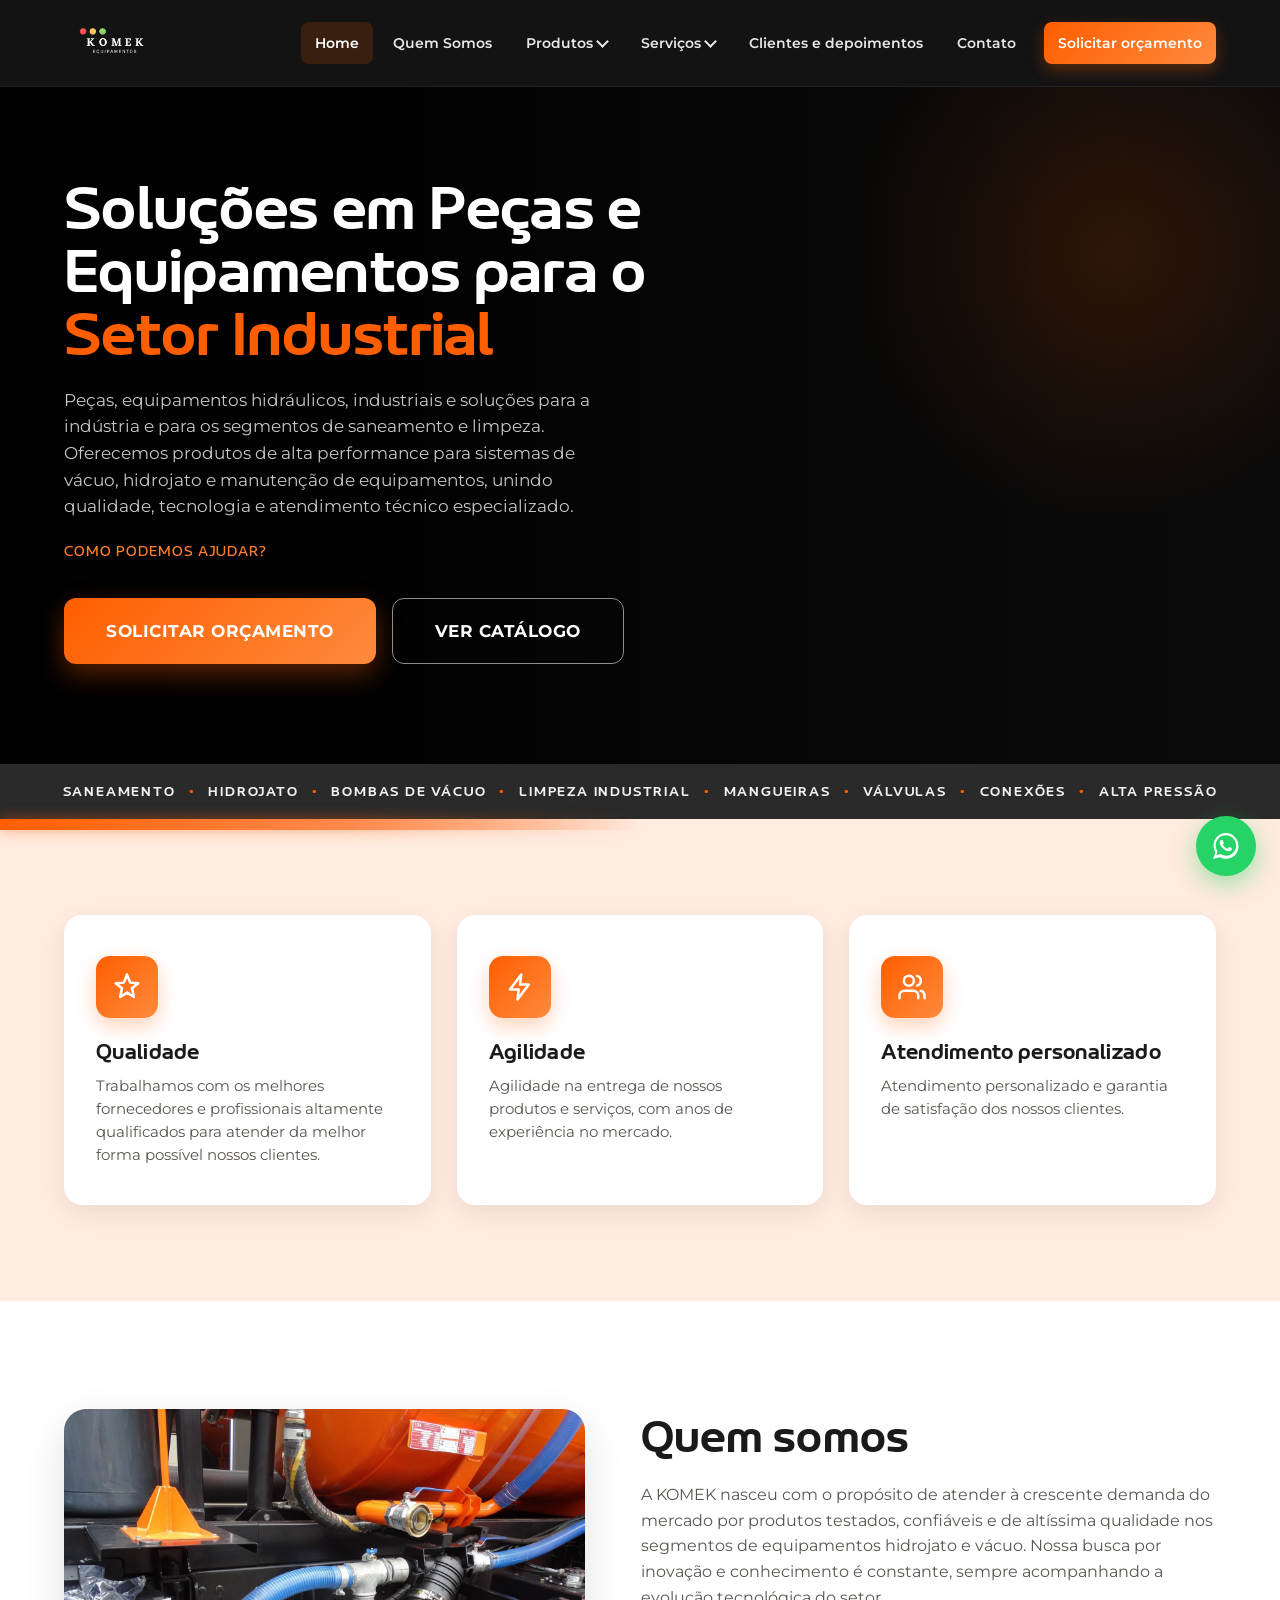
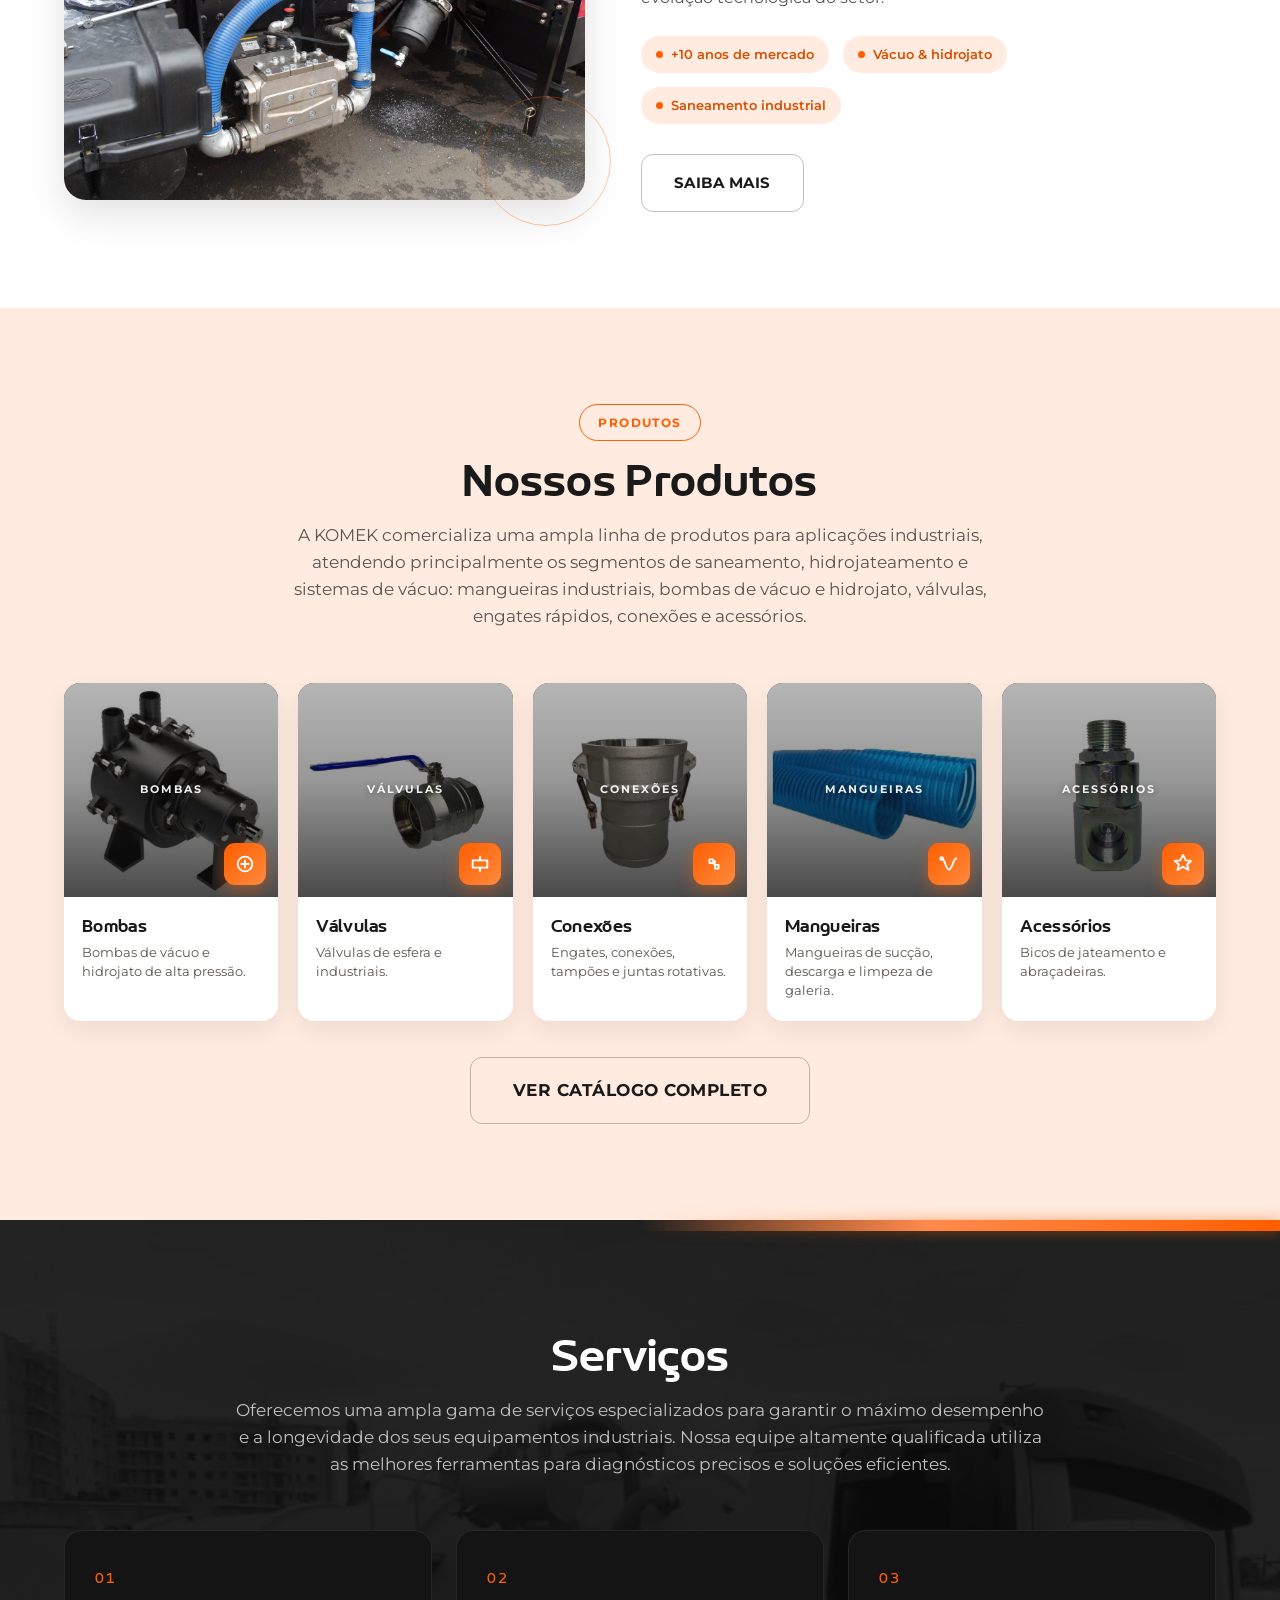
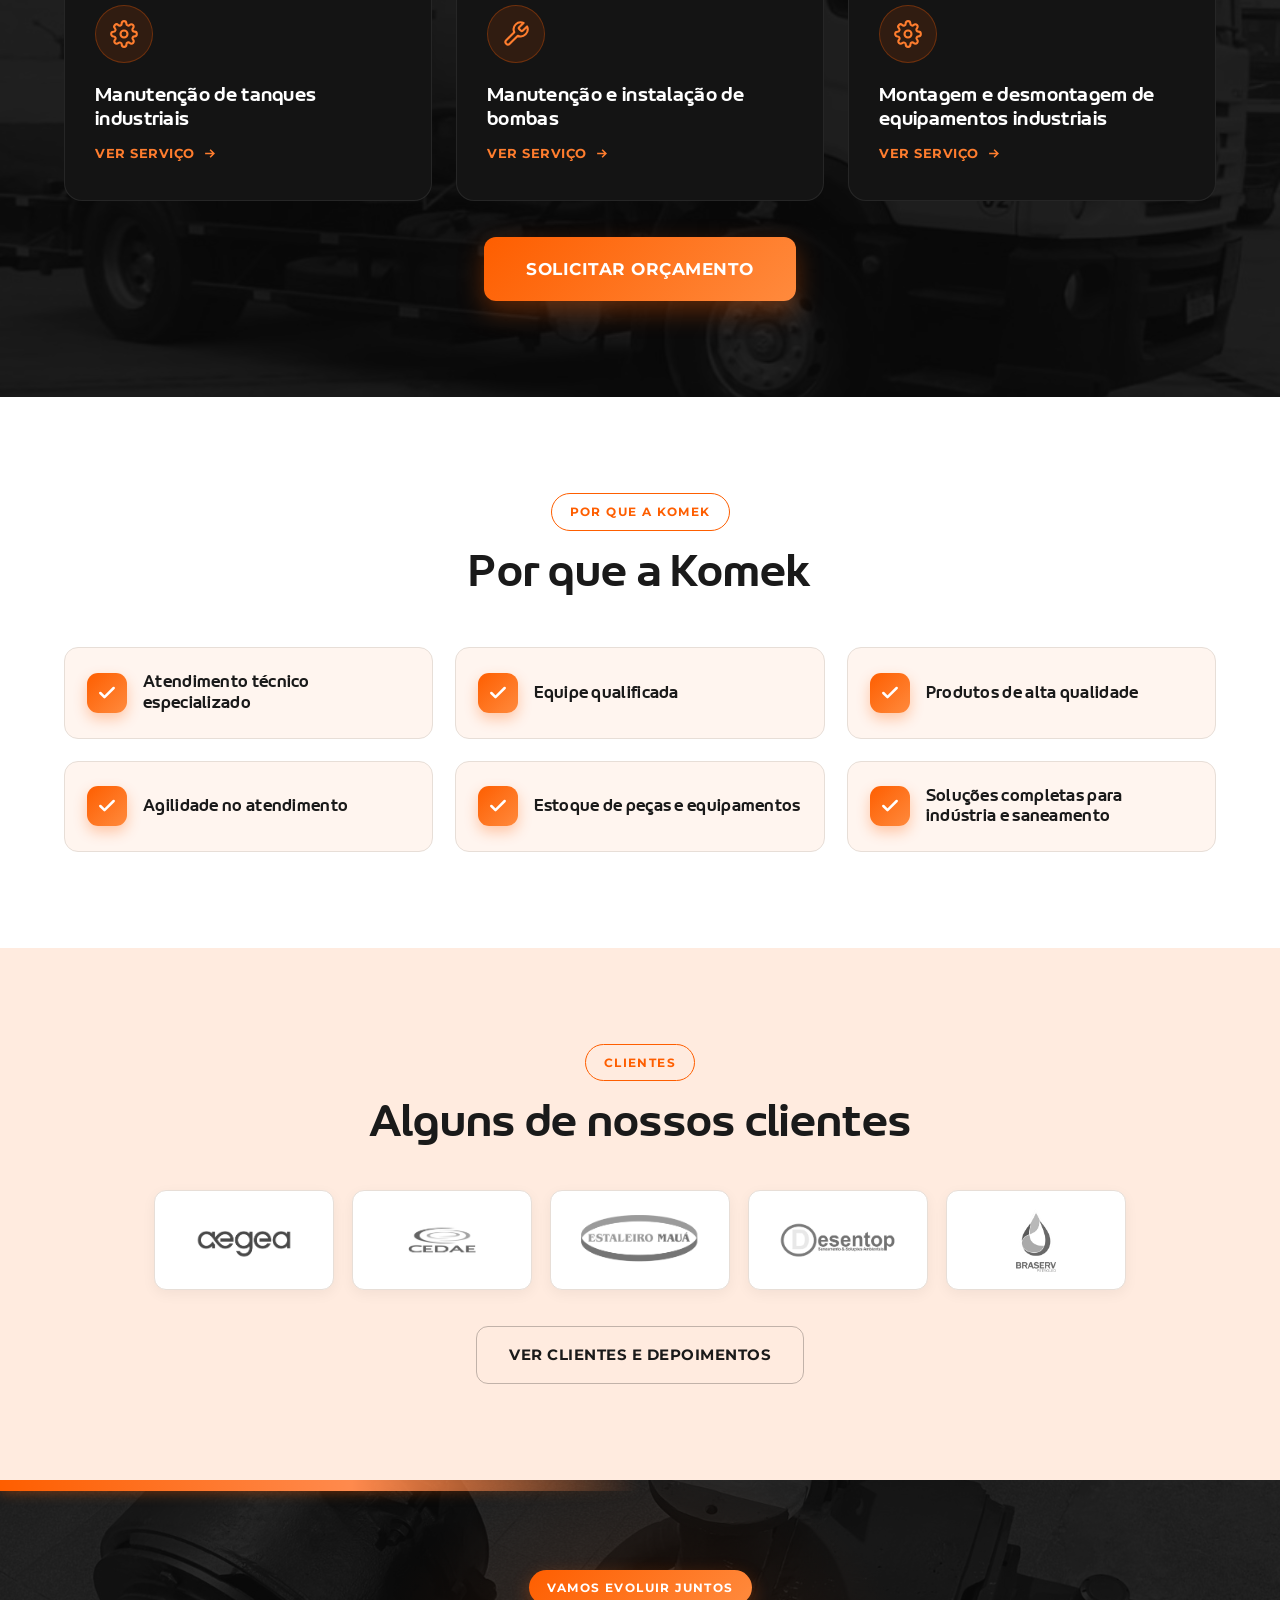
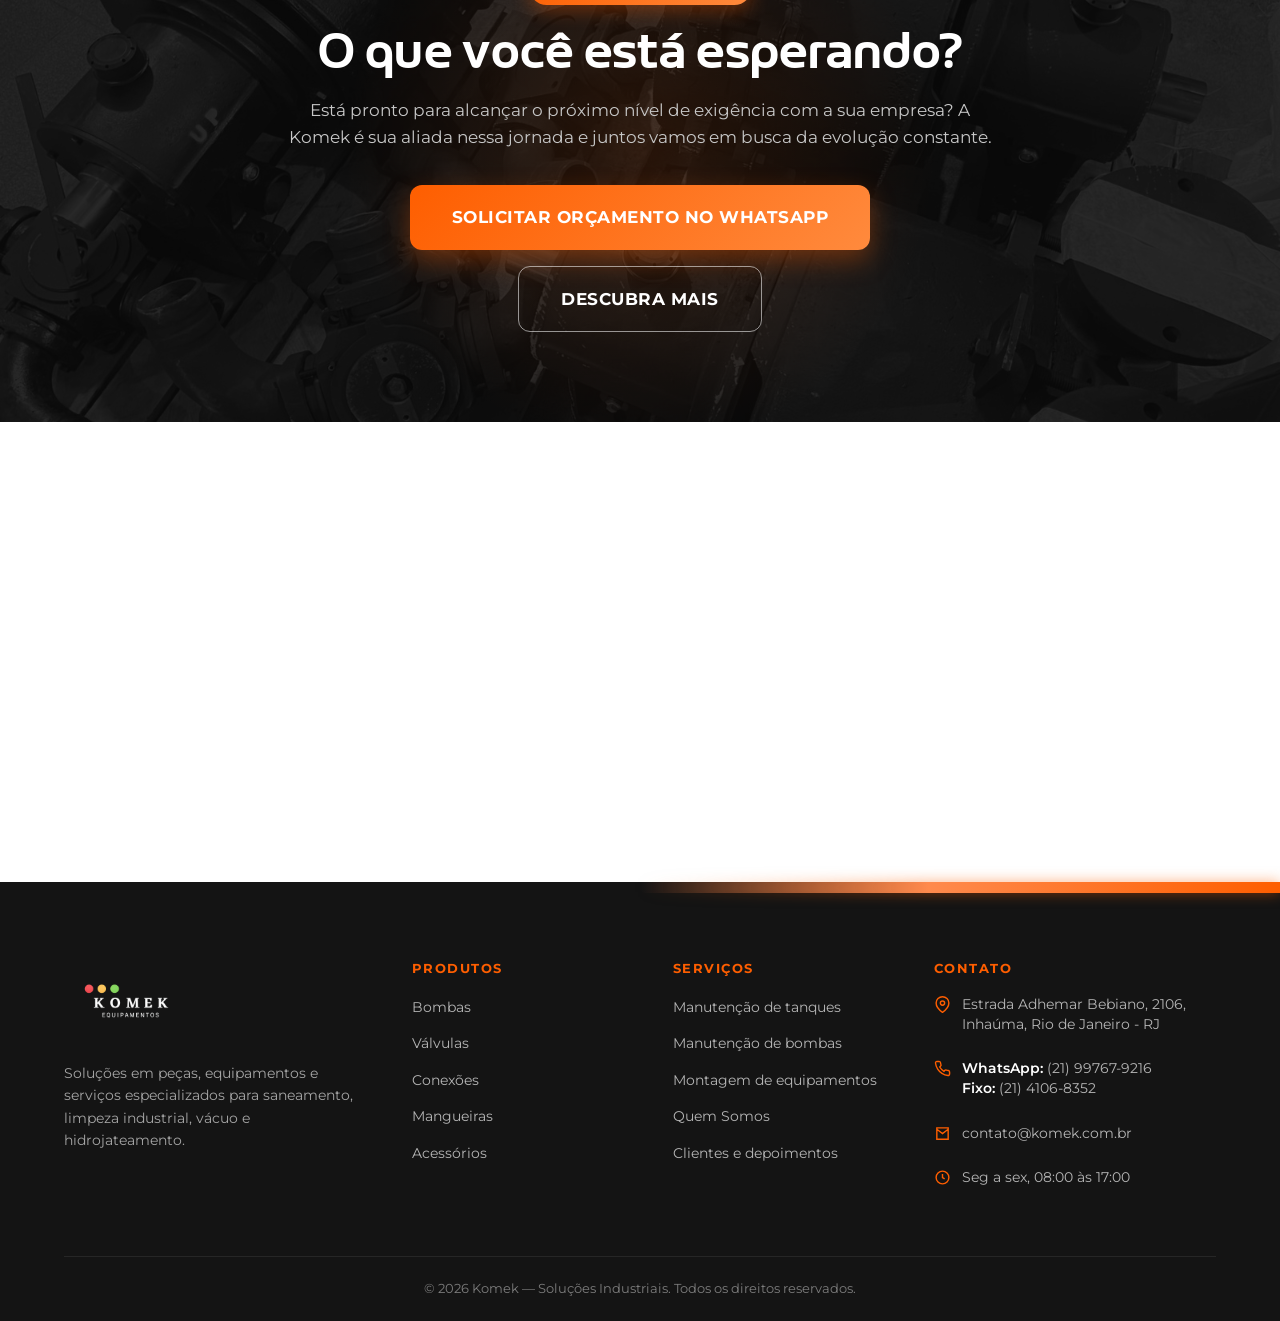
<file: index.html>
<!DOCTYPE html>
<html lang="pt-BR">
<head>
<meta charset="UTF-8">
<meta name="viewport" content="width=device-width, initial-scale=1.0">
<title>Komek — Soluções em Peças, Equipamentos e Serviços Industriais</title>
<meta name="description" content="Peças, equipamentos e serviços especializados para saneamento, limpeza industrial, vácuo e hidrojateamento. Mais de 10 anos de experiência. Solicite seu orçamento.">
<meta property="og:title" content="Komek — Soluções em Peças, Equipamentos e Serviços Industriais">
<meta property="og:description" content="Peças, equipamentos e serviços especializados para saneamento, limpeza industrial, vácuo e hidrojateamento. Mais de 10 anos de experiência. Solicite seu orçamento.">
<meta property="og:type" content="website">
<link rel="preconnect" href="https://fonts.googleapis.com">
<link rel="preconnect" href="https://fonts.gstatic.com" crossorigin>
<link href="https://fonts.googleapis.com/css2?family=Montserrat:wght@300;400;500;600;700;800&display=swap" rel="stylesheet">
<link rel="stylesheet" href="css/style.css">
</head>
<body>
<header class="site-header" id="header">
  <div class="wrap">
    <nav class="nav">
      <a href="index.html" class="logo"><img src="img/logo-komek-web.png" alt="KOMEK Equipamentos"></a>
      <ul class="nav-menu" id="navMenu">
        <li><a href="index.html">Home</a></li>
        <li><a href="quem-somos.html">Quem Somos</a></li>
        <li class="has-drop">
          <a href="produtos.html">Produtos <i class="caret"></i></a>
          <ul class="dropdown">
            <li><a href="produtos-bombas.html">Bombas</a></li>
            <li><a href="produtos-valvulas.html">Válvulas</a></li>
            <li><a href="produtos-conexoes.html">Conexões</a></li>
            <li><a href="produtos-mangueiras.html">Mangueiras</a></li>
            <li><a href="produtos-acessorios.html">Acessórios</a></li>
          </ul>
        </li>
        <li class="has-drop">
          <a href="servicos.html">Serviços <i class="caret"></i></a>
          <ul class="dropdown">
            <li><a href="servicos-tanques.html">Manutenção de tanques industriais</a></li>
            <li><a href="servicos-manutencao.html">Manutenção e instalação de bombas</a></li>
            <li><a href="servicos-consultoria.html">Montagem e desmontagem de equipamentos industriais</a></li>
          </ul>
        </li>
        <li><a href="clientes.html">Clientes e depoimentos</a></li>
        <li><a href="contato.html">Contato</a></li>
        <li><a href="https://wa.me/5521997679216" class="is-cta" target="_blank" rel="noopener">Solicitar orçamento</a></li>
      </ul>
      <button class="burger" id="burger" aria-label="Abrir menu"><span></span><span></span><span></span></button>
    </nav>
  </div>
</header>
<section class="hero">
  <video class="hero-video" autoplay muted loop playsinline>
    <source src="video/hero-komek.mp4" type="video/mp4">
  </video>
  <div class="hero-overlay"></div>
  <div class="wrap">
    <div class="hero-grid">
      <div class="hero-copy">
        <h1>Soluções em Peças e Equipamentos para o <span class="orange">Setor Industrial</span></h1>
        <p class="sub">Peças, equipamentos hidráulicos, industriais e soluções para a indústria e para os segmentos de saneamento e limpeza. Oferecemos produtos de alta performance para sistemas de vácuo, hidrojato e manutenção de equipamentos, unindo qualidade, tecnologia e atendimento técnico especializado.</p>
        <p class="hero-support">Como podemos ajudar?</p>
        <div class="hero-ctas">
          <a href="https://wa.me/5521997679216" class="btn lg" target="_blank" rel="noopener">Solicitar orçamento</a>
          <a href="produtos.html" class="btn ghost lg">Ver catálogo</a>
        </div>
      </div>
      <div class="hero-photo"></div>
    </div>
  </div>
</section>

<div class="marquee" aria-hidden="true">
  <div class="marquee-bar">
    <div class="marquee-track">
      <span>SANEAMENTO</span><span class="dot">&bull;</span><span>HIDROJATO</span><span class="dot">&bull;</span><span>BOMBAS DE VÁCUO</span><span class="dot">&bull;</span><span>LIMPEZA INDUSTRIAL</span><span class="dot">&bull;</span><span>MANGUEIRAS</span><span class="dot">&bull;</span><span>VÁLVULAS</span><span class="dot">&bull;</span><span>CONEXÕES</span><span class="dot">&bull;</span><span>ALTA PRESSÃO</span>
    </div>
  </div>
</div>

<section class="sec creme">
  <div class="sec-divider"></div>
  <div class="wrap">
    <div class="diff3">
      <div class="diff-card">
        <div class="diff-ic"><svg viewBox="0 0 24 24"><path d="M12 2l2.5 6.5L21 9l-5 4 1.5 7L12 16.5 6.5 20 8 13 3 9l6.5-.5z"/></svg></div>
        <h3>Qualidade</h3>
        <p>Trabalhamos com os melhores fornecedores e profissionais altamente qualificados para atender da melhor forma possível nossos clientes.</p>
      </div>
      <div class="diff-card">
        <div class="diff-ic"><svg viewBox="0 0 24 24"><path d="M13 2L4 14h7l-1 8 9-12h-7z"/></svg></div>
        <h3>Agilidade</h3>
        <p>Agilidade na entrega de nossos produtos e serviços, com anos de experiência no mercado.</p>
      </div>
      <div class="diff-card">
        <div class="diff-ic"><svg viewBox="0 0 24 24"><path d="M17 21v-2a4 4 0 0 0-4-4H6a4 4 0 0 0-4 4v2"/><circle cx="9.5" cy="7" r="4"/><path d="M22 21v-2a4 4 0 0 0-3-3.87M16 3.13a4 4 0 0 1 0 7.75"/></svg></div>
        <h3>Atendimento personalizado</h3>
        <p>Atendimento personalizado e garantia de satisfação dos nossos clientes.</p>
      </div>
    </div>
  </div>
</section>

<section class="sec">
  <div class="wrap">
    <div class="about-split">
      <div class="about-img">
        <span class="deco-ring"></span>
        <img src="img/sobre-nos.jpg" alt="Equipe Komek" loading="lazy">
      </div>
      <div class="about-text">
        <h2>Quem somos</h2>
        <p>A KOMEK nasceu com o propósito de atender à crescente demanda do mercado por produtos testados, confiáveis e de altíssima qualidade nos segmentos de equipamentos hidrojato e vácuo. Nossa busca por inovação e conhecimento é constante, sempre acompanhando a evolução tecnológica do setor.</p>
        <div class="about-mini">
          <span class="chip">+10 anos de mercado</span>
          <span class="chip">Vácuo &amp; hidrojato</span>
          <span class="chip">Saneamento industrial</span>
        </div>
        <a href="quem-somos.html" class="btn ghost dark">Saiba mais</a>
      </div>
    </div>
  </div>
</section>

<section class="sec creme">
  <div class="wrap">
    <div class="sec-head center">
      <span class="eyebrow outline">Produtos</span>
      <h2>Nossos Produtos</h2>
      <p class="lead">A KOMEK comercializa uma ampla linha de produtos para aplicações industriais, atendendo principalmente os segmentos de saneamento, hidrojateamento e sistemas de vácuo: mangueiras industriais, bombas de vácuo e hidrojato, válvulas, engates rápidos, conexões e acessórios.</p>
    </div>
    <div class="prod-grid">
      <a class="prod-card" href="produtos-bombas.html">
        <div class="prod-thumb"><img class="prod-photo" src="img/home-cats/bombas.jpeg" alt="Bombas industriais Komek" loading="lazy"><span class="plabel">BOMBAS</span><div class="prod-ic"><svg viewBox="0 0 24 24"><circle cx="12" cy="12" r="8"/><path d="M12 8v8M8 12h8"/></svg></div></div>
        <div class="prod-body"><h3>Bombas</h3><p>Bombas de vácuo e hidrojato de alta pressão.</p></div>
      </a>
      <a class="prod-card" href="produtos-valvulas.html">
        <div class="prod-thumb"><img class="prod-photo" src="img/home-cats/valvulas.jpeg" alt="Válvulas industriais Komek" loading="lazy"><span class="plabel">VÁLVULAS</span><div class="prod-ic"><svg viewBox="0 0 24 24"><path d="M4 8h16v8H4zM12 4v4M12 16v4"/></svg></div></div>
        <div class="prod-body"><h3>Válvulas</h3><p>Válvulas de esfera e industriais.</p></div>
      </a>
      <a class="prod-card" href="produtos-conexoes.html">
        <div class="prod-thumb"><img class="prod-photo" src="img/home-cats/conexoes.jpeg" alt="Conexões industriais Komek" loading="lazy"><span class="plabel">CONEXÕES</span><div class="prod-ic"><svg viewBox="0 0 24 24"><path d="M7 7h4v4H7zM13 13h4v4h-4zM11 9h2v2M13 13l-2-2"/></svg></div></div>
        <div class="prod-body"><h3>Conexões</h3><p>Engates, conexões, tampões e juntas rotativas.</p></div>
      </a>
      <a class="prod-card" href="produtos-mangueiras.html">
        <div class="prod-thumb"><img class="prod-photo" src="img/home-cats/mangueiras.jpeg" alt="Mangueiras industriais Komek" loading="lazy"><span class="plabel">MANGUEIRAS</span><div class="prod-ic"><svg viewBox="0 0 24 24"><path d="M4 6c4 0 4 12 8 12s4-12 8-12"/><circle cx="4" cy="6" r="1.5"/></svg></div></div>
        <div class="prod-body"><h3>Mangueiras</h3><p>Mangueiras de sucção, descarga e limpeza de galeria.</p></div>
      </a>
      <a class="prod-card" href="produtos-acessorios.html">
        <div class="prod-thumb"><img class="prod-photo" src="img/home-cats/acessorios.jpeg" alt="Acessórios industriais Komek" loading="lazy"><span class="plabel">ACESSÓRIOS</span><div class="prod-ic"><svg viewBox="0 0 24 24"><path d="M12 2l3 6 6 .5-4.5 4 1.5 6L12 15l-6 3.5 1.5-6L3 8.5 9 8z"/></svg></div></div>
        <div class="prod-body"><h3>Acessórios</h3><p>Bicos de jateamento e abraçadeiras.</p></div>
      </a>
    </div>
    <div class="center mt-btn"><a href="produtos.html" class="btn ghost dark lg">Ver catálogo completo</a></div>
  </div>
</section>
<section class="sec dark serv-photobg">
  <div class="sec-divider sec-divider--right"></div>
  <div class="wrap">
    <div class="sec-head center wide">
      <h2>Serviços</h2>
      <p class="lead">Oferecemos uma ampla gama de serviços especializados para garantir o máximo desempenho e a longevidade dos seus equipamentos industriais. Nossa equipe altamente qualificada utiliza as melhores ferramentas para diagnósticos precisos e soluções eficientes.</p>
    </div>
    <div class="serv-grid">
      <a class="serv-card" href="servicos-tanques.html">
        <div class="serv-num">01</div>
        <div class="serv-ic"><svg viewBox="0 0 24 24"><circle cx="12" cy="12" r="3"/><path d="M19.4 15a1.65 1.65 0 0 0 .33 1.82l.06.06a2 2 0 1 1-2.83 2.83l-.06-.06a1.65 1.65 0 0 0-1.82-.33 1.65 1.65 0 0 0-1 1.51V21a2 2 0 0 1-4 0v-.09A1.65 1.65 0 0 0 9 19.4a1.65 1.65 0 0 0-1.82.33l-.06.06a2 2 0 1 1-2.83-2.83l.06-.06a1.65 1.65 0 0 0 .33-1.82 1.65 1.65 0 0 0-1.51-1H3a2 2 0 0 1 0-4h.09A1.65 1.65 0 0 0 4.6 9a1.65 1.65 0 0 0-.33-1.82l-.06-.06a2 2 0 1 1 2.83-2.83l.06.06a1.65 1.65 0 0 0 1.82.33H9a1.65 1.65 0 0 0 1-1.51V3a2 2 0 0 1 4 0v.09a1.65 1.65 0 0 0 1 1.51 1.65 1.65 0 0 0 1.82-.33l.06-.06a2 2 0 1 1 2.83 2.83l-.06.06a1.65 1.65 0 0 0-.33 1.82V9a1.65 1.65 0 0 0 1.51 1H21a2 2 0 0 1 0 4h-.09a1.65 1.65 0 0 0-1.51 1z"/></svg></div>
        <h3>Manutenção de tanques industriais</h3>
        <span class="serv-link">Ver serviço <svg viewBox="0 0 24 24"><path d="M5 12h14M13 6l6 6-6 6"/></svg></span>
      </a>
      <a class="serv-card" href="servicos-manutencao.html">
        <div class="serv-num">02</div>
        <div class="serv-ic"><svg viewBox="0 0 24 24"><path d="M14.7 6.3a1 1 0 0 0 0 1.4l1.6 1.6a1 1 0 0 0 1.4 0l3.77-3.77a6 6 0 0 1-7.94 7.94l-6.91 6.91a2.12 2.12 0 0 1-3-3l6.91-6.91a6 6 0 0 1 7.94-7.94l-3.76 3.76z"/></svg></div>
        <h3>Manutenção e instalação de bombas</h3>
        <span class="serv-link">Ver serviço <svg viewBox="0 0 24 24"><path d="M5 12h14M13 6l6 6-6 6"/></svg></span>
      </a>
      <a class="serv-card" href="servicos-consultoria.html">
        <div class="serv-num">03</div>
        <div class="serv-ic"><svg viewBox="0 0 24 24"><circle cx="12" cy="12" r="3"/><path d="M19.4 15a1.65 1.65 0 0 0 .33 1.82l.06.06a2 2 0 1 1-2.83 2.83l-.06-.06a1.65 1.65 0 0 0-1.82-.33 1.65 1.65 0 0 0-1 1.51V21a2 2 0 0 1-4 0v-.09A1.65 1.65 0 0 0 9 19.4a1.65 1.65 0 0 0-1.82.33l-.06.06a2 2 0 1 1-2.83-2.83l.06-.06a1.65 1.65 0 0 0 .33-1.82 1.65 1.65 0 0 0-1.51-1H3a2 2 0 0 1 0-4h.09A1.65 1.65 0 0 0 4.6 9a1.65 1.65 0 0 0-.33-1.82l-.06-.06a2 2 0 1 1 2.83-2.83l.06.06a1.65 1.65 0 0 0 1.82.33H9a1.65 1.65 0 0 0 1-1.51V3a2 2 0 0 1 4 0v.09a1.65 1.65 0 0 0 1 1.51 1.65 1.65 0 0 0 1.82-.33l.06-.06a2 2 0 1 1 2.83 2.83l-.06.06a1.65 1.65 0 0 0-.33 1.82V9a1.65 1.65 0 0 0 1.51 1H21a2 2 0 0 1 0 4h-.09a1.65 1.65 0 0 0-1.51 1z"/></svg></div>
        <h3>Montagem e desmontagem de equipamentos industriais</h3>
        <span class="serv-link">Ver serviço <svg viewBox="0 0 24 24"><path d="M5 12h14M13 6l6 6-6 6"/></svg></span>
      </a>
    </div>
    <div class="center mt-btn"><a href="https://wa.me/5521997679216" class="btn lg" target="_blank" rel="noopener">Solicitar orçamento</a></div>
  </div>
</section>

<section class="sec">
  <div class="wrap">
    <div class="sec-head center">
      <span class="eyebrow outline">Por que a Komek</span>
      <h2>Por que a Komek</h2>
    </div>
    <div class="why-grid">
      <div class="why-item"><div class="why-ck"><svg viewBox="0 0 24 24"><path d="M20 6L9 17l-5-5"/></svg></div><h3>Atendimento técnico especializado</h3></div>
      <div class="why-item"><div class="why-ck"><svg viewBox="0 0 24 24"><path d="M20 6L9 17l-5-5"/></svg></div><h3>Equipe qualificada</h3></div>
      <div class="why-item"><div class="why-ck"><svg viewBox="0 0 24 24"><path d="M20 6L9 17l-5-5"/></svg></div><h3>Produtos de alta qualidade</h3></div>
      <div class="why-item"><div class="why-ck"><svg viewBox="0 0 24 24"><path d="M20 6L9 17l-5-5"/></svg></div><h3>Agilidade no atendimento</h3></div>
      <div class="why-item"><div class="why-ck"><svg viewBox="0 0 24 24"><path d="M20 6L9 17l-5-5"/></svg></div><h3>Estoque de peças e equipamentos</h3></div>
      <div class="why-item"><div class="why-ck"><svg viewBox="0 0 24 24"><path d="M20 6L9 17l-5-5"/></svg></div><h3>Soluções completas para indústria e saneamento</h3></div>
    </div>
  </div>
</section>

<section class="sec creme">
  <div class="wrap">
    <div class="sec-head center">
      <span class="eyebrow outline">Clientes</span>
      <h2>Alguns de nossos clientes</h2>
    </div>
    <div class="logos">
      <div class="logo-card"><img src="img/logos/aegea.png" alt="Logo Aegea" loading="lazy"></div>
      <div class="logo-card"><img src="img/logos/cedae.jpg" alt="Logo CEDAE" loading="lazy"></div>
      <div class="logo-card"><img src="img/logos/estaleiro-maua.png" alt="Logo Estaleiro Mauá" loading="lazy"></div>
      <div class="logo-card"><img src="img/logos/desentop.png" alt="Logo Desentop" loading="lazy"></div>
      <div class="logo-card"><img src="img/logos/braserv.png" alt="Logo Braserv Petróleo" loading="lazy"></div>
    </div>
    <div class="center mt-btn"><a href="clientes.html" class="btn ghost dark">Ver clientes e depoimentos</a></div>
  </div>
</section>

<section class="cta-band cta-band-bg">
  <div class="sec-divider"></div>
  <div class="wrap">
    <span class="eyebrow" style="margin:0 auto 20px;">Vamos evoluir juntos</span>
    <h2>O que você está esperando?</h2>
    <p>Está pronto para alcançar o próximo nível de exigência com a sua empresa? A Komek é sua aliada nessa jornada e juntos vamos em busca da evolução constante.</p>
    <div class="hero-ctas">
      <a href="https://wa.me/5521997679216" class="btn lg" target="_blank" rel="noopener">Solicitar orçamento no WhatsApp</a>
      <a href="produtos.html" class="btn ghost lg">Descubra mais</a>
    </div>
  </div>
</section>

<section class="home-map">
  <iframe src="https://www.google.com/maps?q=Estrada+Adhemar+Bebiano,+2106,+Inha%C3%BAma,+Rio+de+Janeiro+-+RJ&output=embed"
    loading="lazy" referrerpolicy="no-referrer-when-downgrade"
    title="Localização da Komek — Estrada Adhemar Bebiano, 2106, Inhaúma, Rio de Janeiro - RJ"
    allowfullscreen></iframe>
</section>
<footer class="footer">
  <div class="sec-divider sec-divider--right"></div>
  <div class="wrap">
    <div class="foot-grid">
      <div class="foot-about">
        <div class="foot-logo"><img src="img/logo-komek-web.png" alt="KOMEK Equipamentos"></div>
        <p>Soluções em peças, equipamentos e serviços especializados para saneamento, limpeza industrial, vácuo e hidrojateamento.</p>
      </div>
      <div class="foot-col">
        <h4>Produtos</h4>
        <ul>
          <li><a href="produtos-bombas.html">Bombas</a></li>
          <li><a href="produtos-valvulas.html">Válvulas</a></li>
          <li><a href="produtos-conexoes.html">Conexões</a></li>
          <li><a href="produtos-mangueiras.html">Mangueiras</a></li>
          <li><a href="produtos-acessorios.html">Acessórios</a></li>
        </ul>
      </div>
      <div class="foot-col">
        <h4>Serviços</h4>
        <ul>
          <li><a href="servicos-tanques.html">Manutenção de tanques</a></li>
          <li><a href="servicos-manutencao.html">Manutenção de bombas</a></li>
          <li><a href="servicos-consultoria.html">Montagem de equipamentos</a></li>
          <li><a href="quem-somos.html">Quem Somos</a></li>
          <li><a href="clientes.html">Clientes e depoimentos</a></li>
        </ul>
      </div>
      <div class="foot-col">
        <h4>Contato</h4>
        <ul class="foot-contact">
          <li><svg viewBox="0 0 24 24"><path d="M21 10c0 7-9 13-9 13s-9-6-9-13a9 9 0 0 1 18 0z"/><circle cx="12" cy="10" r="3"/></svg><span>Estrada Adhemar Bebiano, 2106, Inhaúma, Rio de Janeiro - RJ</span></li>
          <li><svg viewBox="0 0 24 24"><path d="M22 16.92v3a2 2 0 0 1-2.18 2 19.79 19.79 0 0 1-8.63-3.07 19.5 19.5 0 0 1-6-6 19.79 19.79 0 0 1-3.07-8.67A2 2 0 0 1 4.11 2h3a2 2 0 0 1 2 1.72c.13.96.36 1.9.7 2.81a2 2 0 0 1-.45 2.11L8.09 9.91a16 16 0 0 0 6 6l1.27-1.27a2 2 0 0 1 2.11-.45c.9.34 1.85.57 2.81.7A2 2 0 0 1 22 16.92z"/></svg><span><b>WhatsApp:</b> (21) 99767-9216<br><b>Fixo:</b> (21) 4106-8352</span></li>
          <li><svg viewBox="0 0 24 24"><path d="M4 4h16v16H4zM4 6l8 6 8-6"/></svg><span>contato@komek.com.br</span></li>
          <li><svg viewBox="0 0 24 24"><circle cx="12" cy="12" r="9"/><path d="M12 7v5l3 2"/></svg><span>Seg a sex, 08:00 às 17:00</span></li>
        </ul>
      </div>
    </div>
    <div class="foot-bottom">© 2026 Komek — Soluções Industriais. Todos os direitos reservados.</div>
  </div>
</footer>
<a href="https://wa.me/5521997679216" class="wa-float" target="_blank" rel="noopener" aria-label="Falar no WhatsApp">
  <svg viewBox="0 0 32 32"><path d="M16 3C9 3 3.5 8.5 3.5 15.5c0 2.4.7 4.7 1.9 6.7L3 29l7-1.8c1.9 1 4 1.6 6 1.6 7 0 12.5-5.5 12.5-12.5S23 3 16 3zm0 22.7c-1.8 0-3.6-.5-5.1-1.4l-.4-.2-4.1 1.1 1.1-4-.3-.4c-1-1.6-1.5-3.4-1.5-5.3 0-5.6 4.6-10.2 10.2-10.2s10.2 4.6 10.2 10.2-4.5 10.2-10.1 10.2zm5.6-7.6c-.3-.2-1.8-.9-2.1-1-.3-.1-.5-.2-.7.2-.2.3-.8 1-1 1.2-.2.2-.4.2-.7.1-.3-.2-1.3-.5-2.5-1.5-.9-.8-1.5-1.8-1.7-2.1-.2-.3 0-.5.1-.6.1-.1.3-.4.5-.6.1-.2.2-.3.3-.5.1-.2 0-.4 0-.6-.1-.2-.7-1.7-1-2.3-.3-.6-.5-.5-.7-.5h-.6c-.2 0-.5.1-.8.4-.3.3-1 1-1 2.5s1.1 2.9 1.2 3.1c.2.2 2.1 3.2 5.1 4.5.7.3 1.3.5 1.7.6.7.2 1.4.2 1.9.1.6-.1 1.8-.7 2-1.4.3-.7.3-1.3.2-1.4-.1-.2-.3-.2-.6-.4z"/></svg>
</a>
<script src="js/main.js"></script>
</body>
</html>
</file>
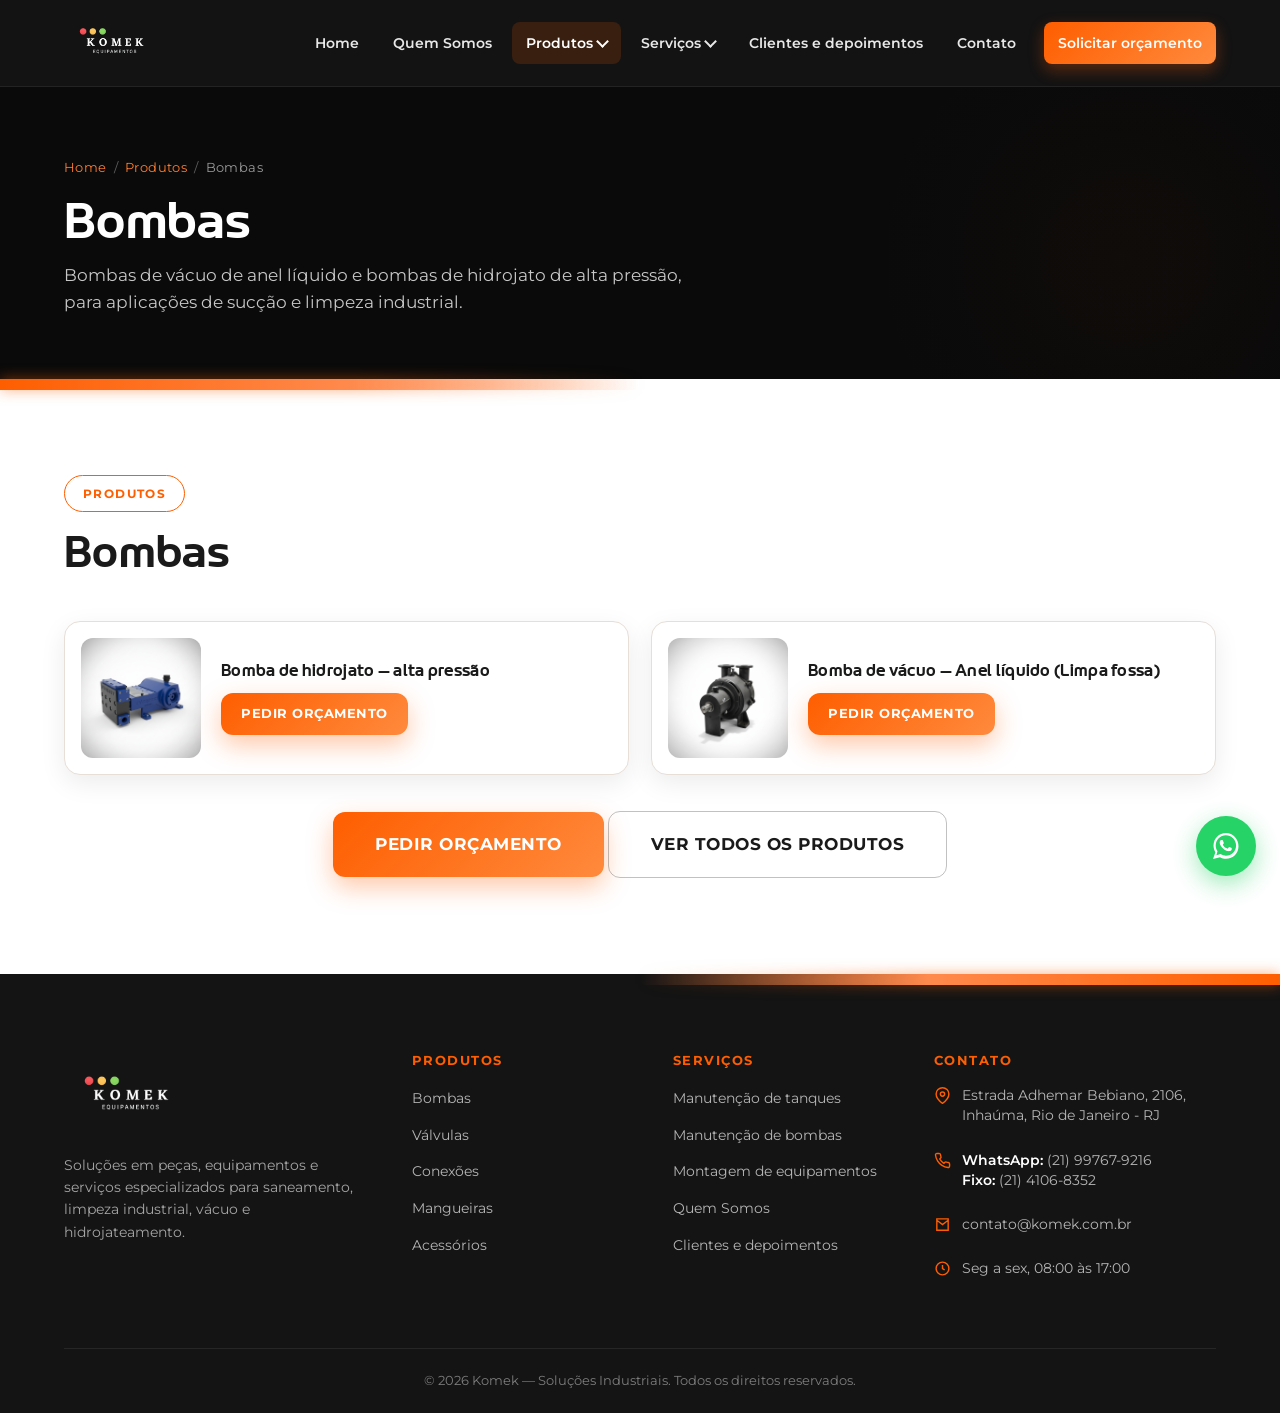
<file: produtos-bombas.html>
<!DOCTYPE html>
<html lang="pt-BR">
<head>
<meta charset="UTF-8">
<meta name="viewport" content="width=device-width, initial-scale=1.0">
<title>Bombas — Produtos Komek</title>
<meta name="description" content="Bombas de vácuo de anel líquido e bombas de hidrojato de alta pressão para sucção e limpeza industrial. Peça seu orçamento na Komek.">
<meta property="og:title" content="Bombas — Produtos Komek">
<meta property="og:description" content="Bombas de vácuo de anel líquido e bombas de hidrojato de alta pressão para sucção e limpeza industrial. Peça seu orçamento na Komek.">
<meta property="og:type" content="website">
<link rel="preconnect" href="https://fonts.googleapis.com">
<link rel="preconnect" href="https://fonts.gstatic.com" crossorigin>
<link href="https://fonts.googleapis.com/css2?family=Montserrat:wght@300;400;500;600;700;800&display=swap" rel="stylesheet">
<link rel="stylesheet" href="css/style.css">
</head>
<body>
<header class="site-header" id="header">
  <div class="wrap">
    <nav class="nav">
      <a href="index.html" class="logo"><img src="img/logo-komek-web.png" alt="KOMEK Equipamentos"></a>
      <ul class="nav-menu" id="navMenu">
        <li><a href="index.html">Home</a></li>
        <li><a href="quem-somos.html">Quem Somos</a></li>
        <li class="has-drop">
          <a href="produtos.html">Produtos <i class="caret"></i></a>
          <ul class="dropdown">
            <li><a href="produtos-bombas.html">Bombas</a></li>
            <li><a href="produtos-valvulas.html">Válvulas</a></li>
            <li><a href="produtos-conexoes.html">Conexões</a></li>
            <li><a href="produtos-mangueiras.html">Mangueiras</a></li>
            <li><a href="produtos-acessorios.html">Acessórios</a></li>
          </ul>
        </li>
        <li class="has-drop">
          <a href="servicos.html">Serviços <i class="caret"></i></a>
          <ul class="dropdown">
            <li><a href="servicos-tanques.html">Manutenção de tanques industriais</a></li>
            <li><a href="servicos-manutencao.html">Manutenção e instalação de bombas</a></li>
            <li><a href="servicos-consultoria.html">Montagem e desmontagem de equipamentos industriais</a></li>
          </ul>
        </li>
        <li><a href="clientes.html">Clientes e depoimentos</a></li>
        <li><a href="contato.html">Contato</a></li>
        <li><a href="https://wa.me/5521997679216" class="is-cta" target="_blank" rel="noopener">Solicitar orçamento</a></li>
      </ul>
      <button class="burger" id="burger" aria-label="Abrir menu"><span></span><span></span><span></span></button>
    </nav>
  </div>
</header>
<section class="page-hero">
  <video class="hero-video" autoplay muted loop playsinline>
    <source src="video/produtos-bombas.mp4" type="video/mp4">
  </video>
  <div class="hero-overlay hero-overlay--dark"></div>
  <div class="wrap">
    <div class="crumbs"><a href="index.html">Home</a><span>/</span><a href="produtos.html">Produtos</a><span>/</span>Bombas</div>
    <h1>Bombas</h1>
    <p class="sub">Bombas de vácuo de anel líquido e bombas de hidrojato de alta pressão, para aplicações de sucção e limpeza industrial.</p>
  </div>
</section>

<section class="sec">
  <div class="sec-divider"></div>
  <div class="wrap">
    <div class="sec-head"><span class="eyebrow outline">Produtos</span><h2>Bombas</h2></div>
    <div class="item-list">
      <div class="list-item"><img class="list-photo" src="img/produtos/bomba-hidrojato.png" alt="Bomba de hidrojato – alta pressão" loading="lazy" width="120" height="120"><div class="list-item-body"><h3>Bomba de hidrojato – alta pressão</h3><a class="btn sm" href="https://wa.me/5521997679216?text=Ol%C3%A1%2C%20gostaria%20de%20solicitar%20um%20or%C3%A7amento." target="_blank" rel="noopener">Pedir orçamento</a></div></div>
      <div class="list-item"><img class="list-photo" src="img/produtos/bomba-vacuo-anel-liquido.jpeg" alt="Bomba de vácuo – Anel líquido (Limpa fossa)" loading="lazy" width="120" height="120"><div class="list-item-body"><h3>Bomba de vácuo – Anel líquido (Limpa fossa)</h3><a class="btn sm" href="https://wa.me/5521997679216?text=Ol%C3%A1%2C%20gostaria%20de%20solicitar%20um%20or%C3%A7amento." target="_blank" rel="noopener">Pedir orçamento</a></div></div>
    </div>
    <div class="center mt-btn">
      <a href="https://wa.me/5521997679216" class="btn lg" target="_blank" rel="noopener">Pedir orçamento</a>
      <a href="produtos.html" class="btn ghost dark lg">Ver todos os produtos</a>
    </div>
  </div>
</section>
<footer class="footer">
  <div class="sec-divider sec-divider--right"></div>
  <div class="wrap">
    <div class="foot-grid">
      <div class="foot-about">
        <div class="foot-logo"><img src="img/logo-komek-web.png" alt="KOMEK Equipamentos"></div>
        <p>Soluções em peças, equipamentos e serviços especializados para saneamento, limpeza industrial, vácuo e hidrojateamento.</p>
      </div>
      <div class="foot-col">
        <h4>Produtos</h4>
        <ul>
          <li><a href="produtos-bombas.html">Bombas</a></li>
          <li><a href="produtos-valvulas.html">Válvulas</a></li>
          <li><a href="produtos-conexoes.html">Conexões</a></li>
          <li><a href="produtos-mangueiras.html">Mangueiras</a></li>
          <li><a href="produtos-acessorios.html">Acessórios</a></li>
        </ul>
      </div>
      <div class="foot-col">
        <h4>Serviços</h4>
        <ul>
          <li><a href="servicos-tanques.html">Manutenção de tanques</a></li>
          <li><a href="servicos-manutencao.html">Manutenção de bombas</a></li>
          <li><a href="servicos-consultoria.html">Montagem de equipamentos</a></li>
          <li><a href="quem-somos.html">Quem Somos</a></li>
          <li><a href="clientes.html">Clientes e depoimentos</a></li>
        </ul>
      </div>
      <div class="foot-col">
        <h4>Contato</h4>
        <ul class="foot-contact">
          <li><svg viewBox="0 0 24 24"><path d="M21 10c0 7-9 13-9 13s-9-6-9-13a9 9 0 0 1 18 0z"/><circle cx="12" cy="10" r="3"/></svg><span>Estrada Adhemar Bebiano, 2106, Inhaúma, Rio de Janeiro - RJ</span></li>
          <li><svg viewBox="0 0 24 24"><path d="M22 16.92v3a2 2 0 0 1-2.18 2 19.79 19.79 0 0 1-8.63-3.07 19.5 19.5 0 0 1-6-6 19.79 19.79 0 0 1-3.07-8.67A2 2 0 0 1 4.11 2h3a2 2 0 0 1 2 1.72c.13.96.36 1.9.7 2.81a2 2 0 0 1-.45 2.11L8.09 9.91a16 16 0 0 0 6 6l1.27-1.27a2 2 0 0 1 2.11-.45c.9.34 1.85.57 2.81.7A2 2 0 0 1 22 16.92z"/></svg><span><b>WhatsApp:</b> (21) 99767-9216<br><b>Fixo:</b> (21) 4106-8352</span></li>
          <li><svg viewBox="0 0 24 24"><path d="M4 4h16v16H4zM4 6l8 6 8-6"/></svg><span>contato@komek.com.br</span></li>
          <li><svg viewBox="0 0 24 24"><circle cx="12" cy="12" r="9"/><path d="M12 7v5l3 2"/></svg><span>Seg a sex, 08:00 às 17:00</span></li>
        </ul>
      </div>
    </div>
    <div class="foot-bottom">© 2026 Komek — Soluções Industriais. Todos os direitos reservados.</div>
  </div>
</footer>
<a href="https://wa.me/5521997679216" class="wa-float" target="_blank" rel="noopener" aria-label="Falar no WhatsApp">
  <svg viewBox="0 0 32 32"><path d="M16 3C9 3 3.5 8.5 3.5 15.5c0 2.4.7 4.7 1.9 6.7L3 29l7-1.8c1.9 1 4 1.6 6 1.6 7 0 12.5-5.5 12.5-12.5S23 3 16 3zm0 22.7c-1.8 0-3.6-.5-5.1-1.4l-.4-.2-4.1 1.1 1.1-4-.3-.4c-1-1.6-1.5-3.4-1.5-5.3 0-5.6 4.6-10.2 10.2-10.2s10.2 4.6 10.2 10.2-4.5 10.2-10.1 10.2zm5.6-7.6c-.3-.2-1.8-.9-2.1-1-.3-.1-.5-.2-.7.2-.2.3-.8 1-1 1.2-.2.2-.4.2-.7.1-.3-.2-1.3-.5-2.5-1.5-.9-.8-1.5-1.8-1.7-2.1-.2-.3 0-.5.1-.6.1-.1.3-.4.5-.6.1-.2.2-.3.3-.5.1-.2 0-.4 0-.6-.1-.2-.7-1.7-1-2.3-.3-.6-.5-.5-.7-.5h-.6c-.2 0-.5.1-.8.4-.3.3-1 1-1 2.5s1.1 2.9 1.2 3.1c.2.2 2.1 3.2 5.1 4.5.7.3 1.3.5 1.7.6.7.2 1.4.2 1.9.1.6-.1 1.8-.7 2-1.4.3-.7.3-1.3.2-1.4-.1-.2-.3-.2-.6-.4z"/></svg>
</a>
<script src="js/main.js"></script>
</body>
</html>
</file>
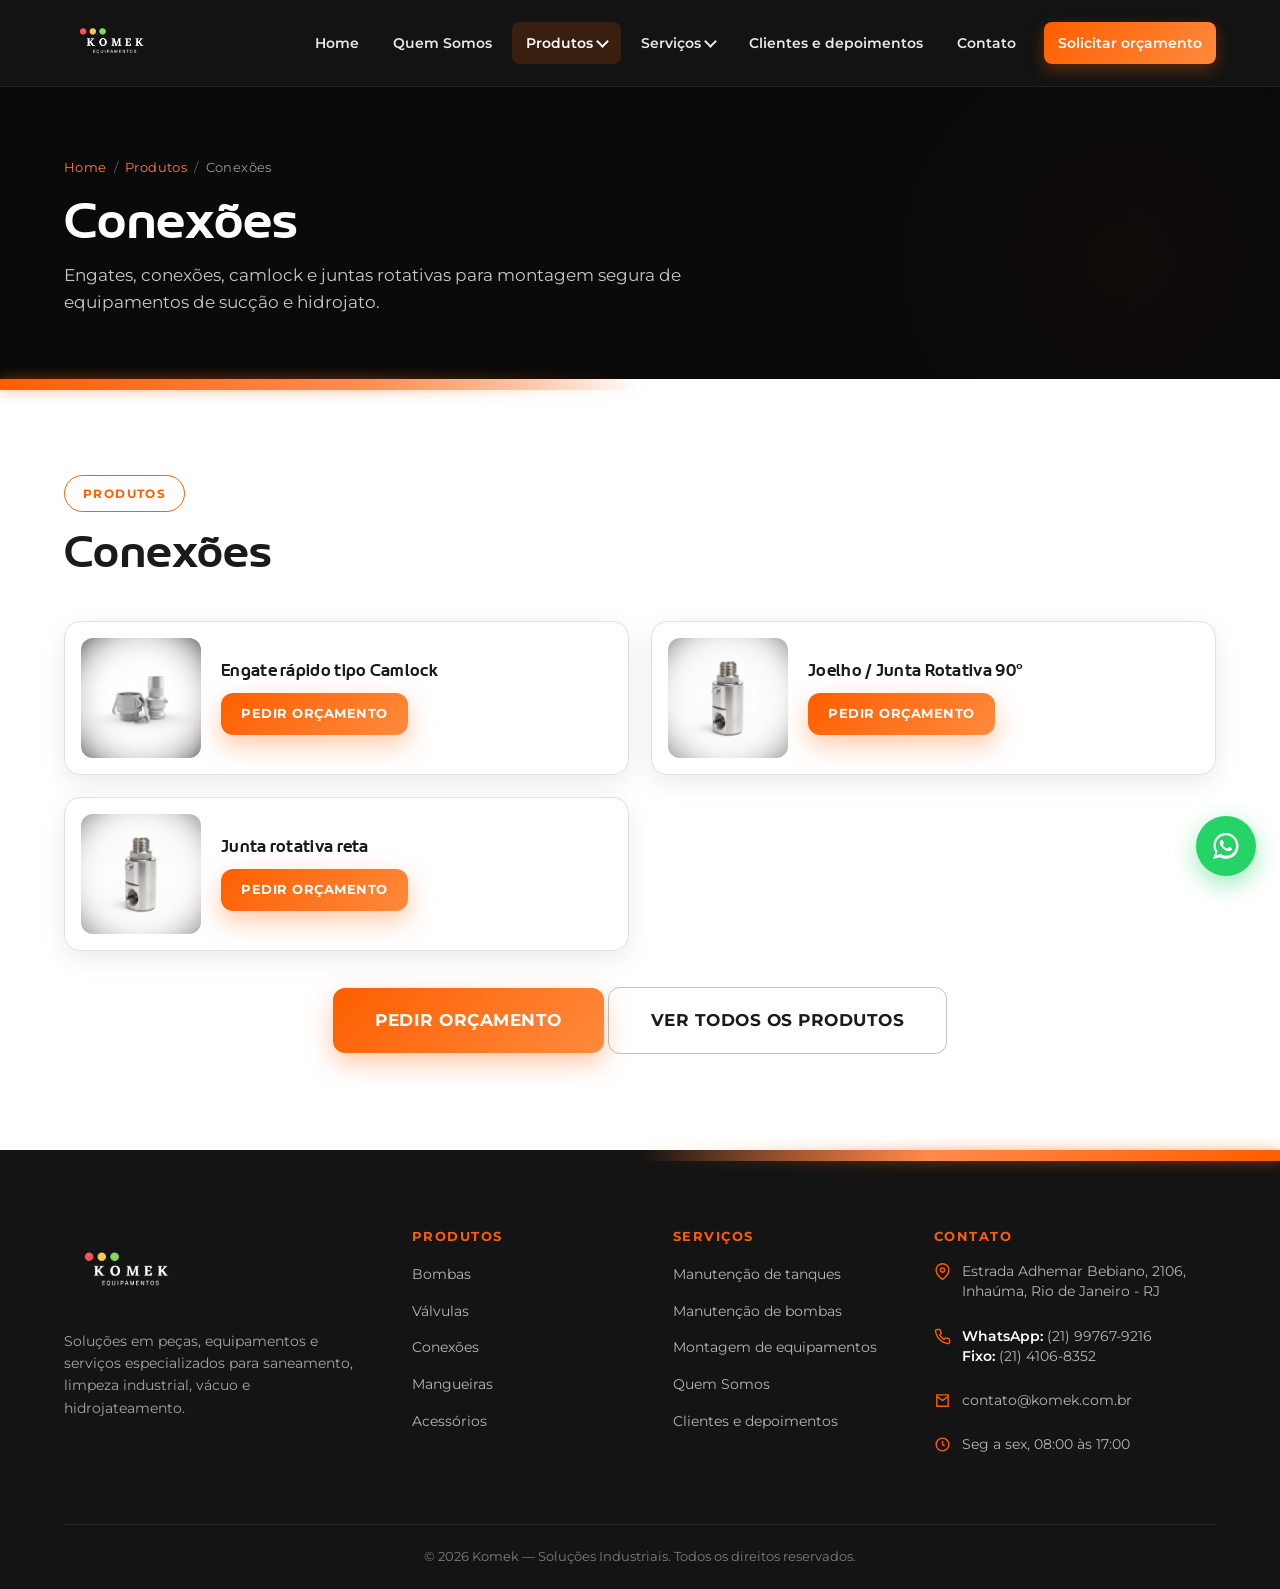
<file: produtos-conexoes.html>
<!DOCTYPE html>
<html lang="pt-BR">
<head>
<meta charset="UTF-8">
<meta name="viewport" content="width=device-width, initial-scale=1.0">
<title>Conexões — Produtos Komek</title>
<meta name="description" content="Engates, conexões, camlock e juntas rotativas para montagem segura de equipamentos de sucção e hidrojato. Peça seu orçamento na Komek.">
<meta property="og:title" content="Conexões — Produtos Komek">
<meta property="og:description" content="Engates, conexões, camlock e juntas rotativas para montagem segura de equipamentos de sucção e hidrojato. Peça seu orçamento na Komek.">
<meta property="og:type" content="website">
<link rel="preconnect" href="https://fonts.googleapis.com">
<link rel="preconnect" href="https://fonts.gstatic.com" crossorigin>
<link href="https://fonts.googleapis.com/css2?family=Montserrat:wght@300;400;500;600;700;800&display=swap" rel="stylesheet">
<link rel="stylesheet" href="css/style.css">
</head>
<body>
<header class="site-header" id="header">
  <div class="wrap">
    <nav class="nav">
      <a href="index.html" class="logo"><img src="img/logo-komek-web.png" alt="KOMEK Equipamentos"></a>
      <ul class="nav-menu" id="navMenu">
        <li><a href="index.html">Home</a></li>
        <li><a href="quem-somos.html">Quem Somos</a></li>
        <li class="has-drop">
          <a href="produtos.html">Produtos <i class="caret"></i></a>
          <ul class="dropdown">
            <li><a href="produtos-bombas.html">Bombas</a></li>
            <li><a href="produtos-valvulas.html">Válvulas</a></li>
            <li><a href="produtos-conexoes.html">Conexões</a></li>
            <li><a href="produtos-mangueiras.html">Mangueiras</a></li>
            <li><a href="produtos-acessorios.html">Acessórios</a></li>
          </ul>
        </li>
        <li class="has-drop">
          <a href="servicos.html">Serviços <i class="caret"></i></a>
          <ul class="dropdown">
            <li><a href="servicos-tanques.html">Manutenção de tanques industriais</a></li>
            <li><a href="servicos-manutencao.html">Manutenção e instalação de bombas</a></li>
            <li><a href="servicos-consultoria.html">Montagem e desmontagem de equipamentos industriais</a></li>
          </ul>
        </li>
        <li><a href="clientes.html">Clientes e depoimentos</a></li>
        <li><a href="contato.html">Contato</a></li>
        <li><a href="https://wa.me/5521997679216" class="is-cta" target="_blank" rel="noopener">Solicitar orçamento</a></li>
      </ul>
      <button class="burger" id="burger" aria-label="Abrir menu"><span></span><span></span><span></span></button>
    </nav>
  </div>
</header>
<section class="page-hero">
  <video class="hero-video" autoplay muted loop playsinline>
    <source src="video/produtos-conexoes.mp4" type="video/mp4">
  </video>
  <div class="hero-overlay hero-overlay--dark"></div>
  <div class="wrap">
    <div class="crumbs"><a href="index.html">Home</a><span>/</span><a href="produtos.html">Produtos</a><span>/</span>Conexões</div>
    <h1>Conexões</h1>
    <p class="sub">Engates, conexões, camlock e juntas rotativas para montagem segura de equipamentos de sucção e hidrojato.</p>
  </div>
</section>

<section class="sec">
  <div class="sec-divider"></div>
  <div class="wrap">
    <div class="sec-head"><span class="eyebrow outline">Produtos</span><h2>Conexões</h2></div>
    <div class="item-list">
      <div class="list-item"><img class="list-photo" src="img/produtos/engate-conexao-2.jpeg" alt="Engate rápido tipo Camlock" loading="lazy" width="120" height="120"><div class="list-item-body"><h3>Engate rápido tipo Camlock</h3><a class="btn sm" href="https://wa.me/5521997679216?text=Ol%C3%A1%2C%20gostaria%20de%20solicitar%20um%20or%C3%A7amento." target="_blank" rel="noopener">Pedir orçamento</a></div></div>
      <div class="list-item"><img class="list-photo" src="img/produtos/junta-rotativa.png" alt="Joelho / Junta Rotativa 90º" loading="lazy" width="120" height="120"><div class="list-item-body"><h3>Joelho / Junta Rotativa 90º</h3><a class="btn sm" href="https://wa.me/5521997679216?text=Ol%C3%A1%2C%20gostaria%20de%20solicitar%20um%20or%C3%A7amento." target="_blank" rel="noopener">Pedir orçamento</a></div></div>
      <div class="list-item"><img class="list-photo" src="img/produtos/junta-rotativa.png" alt="Junta rotativa reta" loading="lazy" width="120" height="120"><div class="list-item-body"><h3>Junta rotativa reta</h3><a class="btn sm" href="https://wa.me/5521997679216?text=Ol%C3%A1%2C%20gostaria%20de%20solicitar%20um%20or%C3%A7amento." target="_blank" rel="noopener">Pedir orçamento</a></div></div>
    </div>
    <div class="center mt-btn">
      <a href="https://wa.me/5521997679216" class="btn lg" target="_blank" rel="noopener">Pedir orçamento</a>
      <a href="produtos.html" class="btn ghost dark lg">Ver todos os produtos</a>
    </div>
  </div>
</section>
<footer class="footer">
  <div class="sec-divider sec-divider--right"></div>
  <div class="wrap">
    <div class="foot-grid">
      <div class="foot-about">
        <div class="foot-logo"><img src="img/logo-komek-web.png" alt="KOMEK Equipamentos"></div>
        <p>Soluções em peças, equipamentos e serviços especializados para saneamento, limpeza industrial, vácuo e hidrojateamento.</p>
      </div>
      <div class="foot-col">
        <h4>Produtos</h4>
        <ul>
          <li><a href="produtos-bombas.html">Bombas</a></li>
          <li><a href="produtos-valvulas.html">Válvulas</a></li>
          <li><a href="produtos-conexoes.html">Conexões</a></li>
          <li><a href="produtos-mangueiras.html">Mangueiras</a></li>
          <li><a href="produtos-acessorios.html">Acessórios</a></li>
        </ul>
      </div>
      <div class="foot-col">
        <h4>Serviços</h4>
        <ul>
          <li><a href="servicos-tanques.html">Manutenção de tanques</a></li>
          <li><a href="servicos-manutencao.html">Manutenção de bombas</a></li>
          <li><a href="servicos-consultoria.html">Montagem de equipamentos</a></li>
          <li><a href="quem-somos.html">Quem Somos</a></li>
          <li><a href="clientes.html">Clientes e depoimentos</a></li>
        </ul>
      </div>
      <div class="foot-col">
        <h4>Contato</h4>
        <ul class="foot-contact">
          <li><svg viewBox="0 0 24 24"><path d="M21 10c0 7-9 13-9 13s-9-6-9-13a9 9 0 0 1 18 0z"/><circle cx="12" cy="10" r="3"/></svg><span>Estrada Adhemar Bebiano, 2106, Inhaúma, Rio de Janeiro - RJ</span></li>
          <li><svg viewBox="0 0 24 24"><path d="M22 16.92v3a2 2 0 0 1-2.18 2 19.79 19.79 0 0 1-8.63-3.07 19.5 19.5 0 0 1-6-6 19.79 19.79 0 0 1-3.07-8.67A2 2 0 0 1 4.11 2h3a2 2 0 0 1 2 1.72c.13.96.36 1.9.7 2.81a2 2 0 0 1-.45 2.11L8.09 9.91a16 16 0 0 0 6 6l1.27-1.27a2 2 0 0 1 2.11-.45c.9.34 1.85.57 2.81.7A2 2 0 0 1 22 16.92z"/></svg><span><b>WhatsApp:</b> (21) 99767-9216<br><b>Fixo:</b> (21) 4106-8352</span></li>
          <li><svg viewBox="0 0 24 24"><path d="M4 4h16v16H4zM4 6l8 6 8-6"/></svg><span>contato@komek.com.br</span></li>
          <li><svg viewBox="0 0 24 24"><circle cx="12" cy="12" r="9"/><path d="M12 7v5l3 2"/></svg><span>Seg a sex, 08:00 às 17:00</span></li>
        </ul>
      </div>
    </div>
    <div class="foot-bottom">© 2026 Komek — Soluções Industriais. Todos os direitos reservados.</div>
  </div>
</footer>
<a href="https://wa.me/5521997679216" class="wa-float" target="_blank" rel="noopener" aria-label="Falar no WhatsApp">
  <svg viewBox="0 0 32 32"><path d="M16 3C9 3 3.5 8.5 3.5 15.5c0 2.4.7 4.7 1.9 6.7L3 29l7-1.8c1.9 1 4 1.6 6 1.6 7 0 12.5-5.5 12.5-12.5S23 3 16 3zm0 22.7c-1.8 0-3.6-.5-5.1-1.4l-.4-.2-4.1 1.1 1.1-4-.3-.4c-1-1.6-1.5-3.4-1.5-5.3 0-5.6 4.6-10.2 10.2-10.2s10.2 4.6 10.2 10.2-4.5 10.2-10.1 10.2zm5.6-7.6c-.3-.2-1.8-.9-2.1-1-.3-.1-.5-.2-.7.2-.2.3-.8 1-1 1.2-.2.2-.4.2-.7.1-.3-.2-1.3-.5-2.5-1.5-.9-.8-1.5-1.8-1.7-2.1-.2-.3 0-.5.1-.6.1-.1.3-.4.5-.6.1-.2.2-.3.3-.5.1-.2 0-.4 0-.6-.1-.2-.7-1.7-1-2.3-.3-.6-.5-.5-.7-.5h-.6c-.2 0-.5.1-.8.4-.3.3-1 1-1 2.5s1.1 2.9 1.2 3.1c.2.2 2.1 3.2 5.1 4.5.7.3 1.3.5 1.7.6.7.2 1.4.2 1.9.1.6-.1 1.8-.7 2-1.4.3-.7.3-1.3.2-1.4-.1-.2-.3-.2-.6-.4z"/></svg>
</a>
<script src="js/main.js"></script>
</body>
</html>
</file>
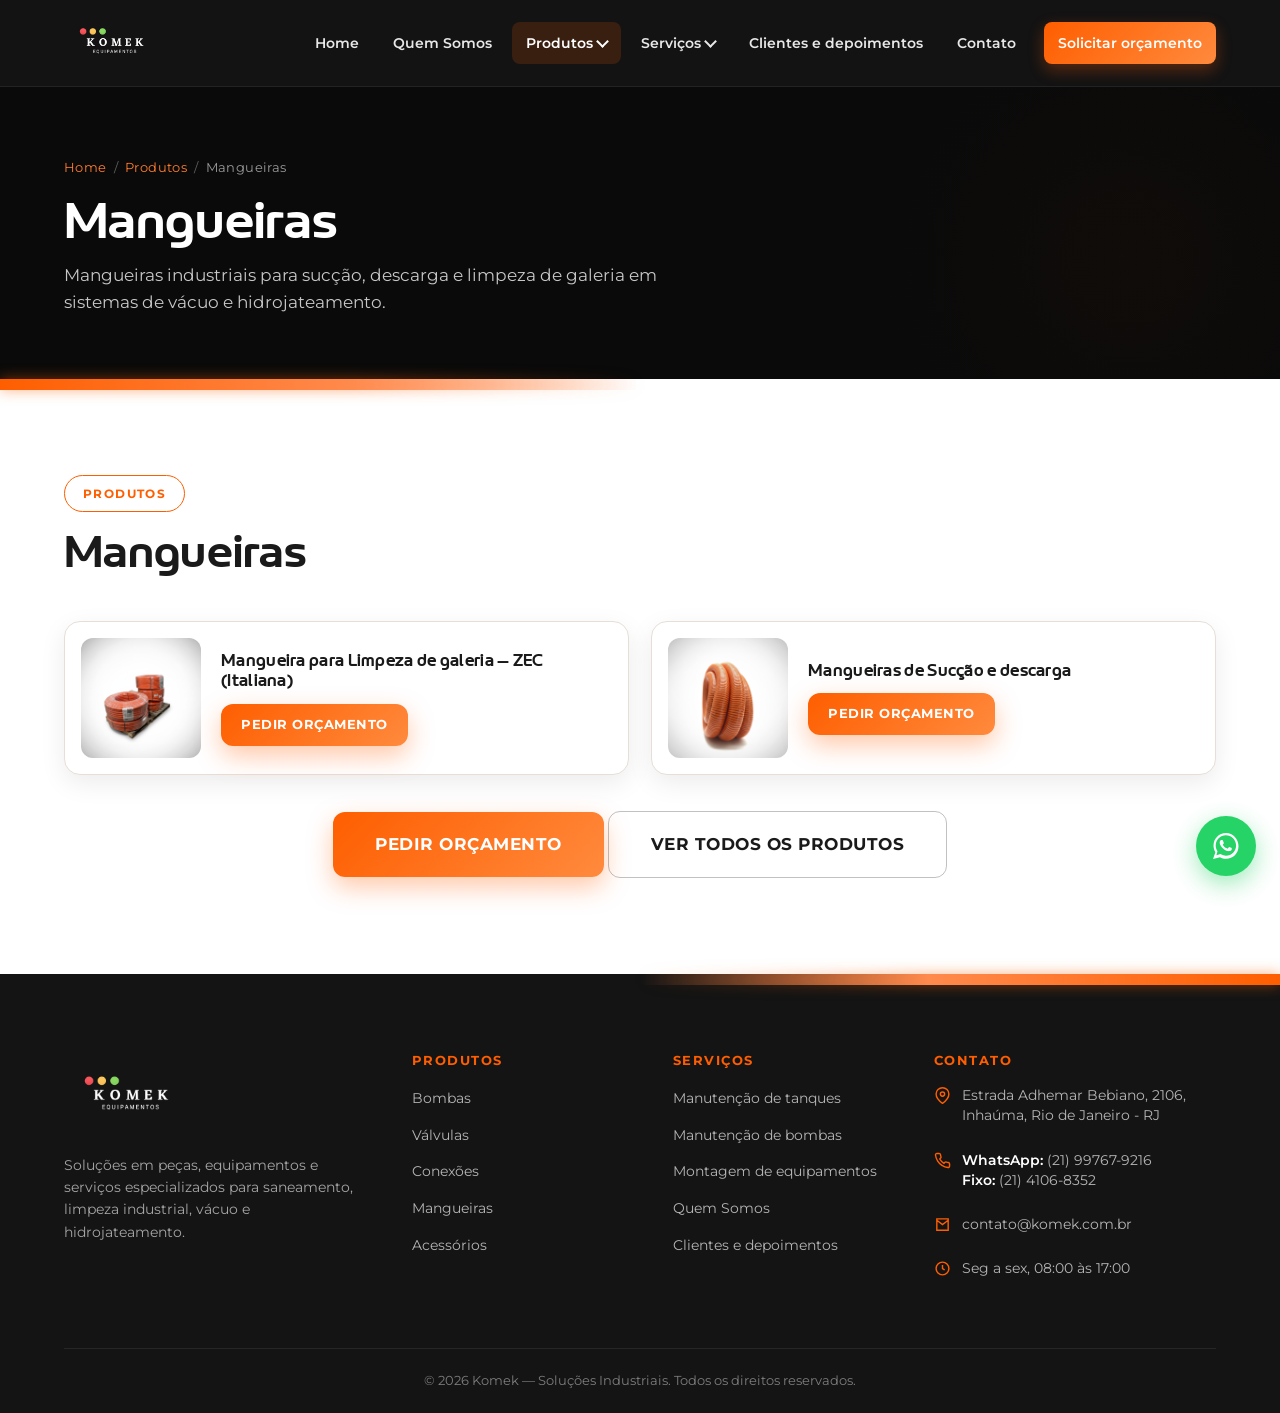
<file: produtos-mangueiras.html>
<!DOCTYPE html>
<html lang="pt-BR">
<head>
<meta charset="UTF-8">
<meta name="viewport" content="width=device-width, initial-scale=1.0">
<title>Mangueiras — Produtos Komek</title>
<meta name="description" content="Mangueiras industriais para sucção, descarga e limpeza de galeria em sistemas de vácuo e hidrojateamento. Peça seu orçamento na Komek.">
<meta property="og:title" content="Mangueiras — Produtos Komek">
<meta property="og:description" content="Mangueiras industriais para sucção, descarga e limpeza de galeria em sistemas de vácuo e hidrojateamento. Peça seu orçamento na Komek.">
<meta property="og:type" content="website">
<link rel="preconnect" href="https://fonts.googleapis.com">
<link rel="preconnect" href="https://fonts.gstatic.com" crossorigin>
<link href="https://fonts.googleapis.com/css2?family=Montserrat:wght@300;400;500;600;700;800&display=swap" rel="stylesheet">
<link rel="stylesheet" href="css/style.css">
</head>
<body>
<header class="site-header" id="header">
  <div class="wrap">
    <nav class="nav">
      <a href="index.html" class="logo"><img src="img/logo-komek-web.png" alt="KOMEK Equipamentos"></a>
      <ul class="nav-menu" id="navMenu">
        <li><a href="index.html">Home</a></li>
        <li><a href="quem-somos.html">Quem Somos</a></li>
        <li class="has-drop">
          <a href="produtos.html">Produtos <i class="caret"></i></a>
          <ul class="dropdown">
            <li><a href="produtos-bombas.html">Bombas</a></li>
            <li><a href="produtos-valvulas.html">Válvulas</a></li>
            <li><a href="produtos-conexoes.html">Conexões</a></li>
            <li><a href="produtos-mangueiras.html">Mangueiras</a></li>
            <li><a href="produtos-acessorios.html">Acessórios</a></li>
          </ul>
        </li>
        <li class="has-drop">
          <a href="servicos.html">Serviços <i class="caret"></i></a>
          <ul class="dropdown">
            <li><a href="servicos-tanques.html">Manutenção de tanques industriais</a></li>
            <li><a href="servicos-manutencao.html">Manutenção e instalação de bombas</a></li>
            <li><a href="servicos-consultoria.html">Montagem e desmontagem de equipamentos industriais</a></li>
          </ul>
        </li>
        <li><a href="clientes.html">Clientes e depoimentos</a></li>
        <li><a href="contato.html">Contato</a></li>
        <li><a href="https://wa.me/5521997679216" class="is-cta" target="_blank" rel="noopener">Solicitar orçamento</a></li>
      </ul>
      <button class="burger" id="burger" aria-label="Abrir menu"><span></span><span></span><span></span></button>
    </nav>
  </div>
</header>
<section class="page-hero">
  <video class="hero-video" autoplay muted loop playsinline>
    <source src="video/produtos-mangueiras.mp4" type="video/mp4">
  </video>
  <div class="hero-overlay hero-overlay--dark"></div>
  <div class="wrap">
    <div class="crumbs"><a href="index.html">Home</a><span>/</span><a href="produtos.html">Produtos</a><span>/</span>Mangueiras</div>
    <h1>Mangueiras</h1>
    <p class="sub">Mangueiras industriais para sucção, descarga e limpeza de galeria em sistemas de vácuo e hidrojateamento.</p>
  </div>
</section>

<section class="sec">
  <div class="sec-divider"></div>
  <div class="wrap">
    <div class="sec-head"><span class="eyebrow outline">Produtos</span><h2>Mangueiras</h2></div>
    <div class="item-list">
      <div class="list-item"><img class="list-photo" src="img/produtos/mangueira-galeria.jpeg" alt="Mangueira para Limpeza de galeria – ZEC (Italiana)" loading="lazy" width="120" height="120"><div class="list-item-body"><h3>Mangueira para Limpeza de galeria – ZEC (Italiana)</h3><a class="btn sm" href="https://wa.me/5521997679216?text=Ol%C3%A1%2C%20gostaria%20de%20solicitar%20um%20or%C3%A7amento." target="_blank" rel="noopener">Pedir orçamento</a></div></div>
      <div class="list-item"><img class="list-photo" src="img/produtos/mangueira-succao-descarga.jpeg" alt="Mangueiras de Sucção e descarga" loading="lazy" width="120" height="120"><div class="list-item-body"><h3>Mangueiras de Sucção e descarga</h3><a class="btn sm" href="https://wa.me/5521997679216?text=Ol%C3%A1%2C%20gostaria%20de%20solicitar%20um%20or%C3%A7amento." target="_blank" rel="noopener">Pedir orçamento</a></div></div>
    </div>
    <div class="center mt-btn">
      <a href="https://wa.me/5521997679216" class="btn lg" target="_blank" rel="noopener">Pedir orçamento</a>
      <a href="produtos.html" class="btn ghost dark lg">Ver todos os produtos</a>
    </div>
  </div>
</section>
<footer class="footer">
  <div class="sec-divider sec-divider--right"></div>
  <div class="wrap">
    <div class="foot-grid">
      <div class="foot-about">
        <div class="foot-logo"><img src="img/logo-komek-web.png" alt="KOMEK Equipamentos"></div>
        <p>Soluções em peças, equipamentos e serviços especializados para saneamento, limpeza industrial, vácuo e hidrojateamento.</p>
      </div>
      <div class="foot-col">
        <h4>Produtos</h4>
        <ul>
          <li><a href="produtos-bombas.html">Bombas</a></li>
          <li><a href="produtos-valvulas.html">Válvulas</a></li>
          <li><a href="produtos-conexoes.html">Conexões</a></li>
          <li><a href="produtos-mangueiras.html">Mangueiras</a></li>
          <li><a href="produtos-acessorios.html">Acessórios</a></li>
        </ul>
      </div>
      <div class="foot-col">
        <h4>Serviços</h4>
        <ul>
          <li><a href="servicos-tanques.html">Manutenção de tanques</a></li>
          <li><a href="servicos-manutencao.html">Manutenção de bombas</a></li>
          <li><a href="servicos-consultoria.html">Montagem de equipamentos</a></li>
          <li><a href="quem-somos.html">Quem Somos</a></li>
          <li><a href="clientes.html">Clientes e depoimentos</a></li>
        </ul>
      </div>
      <div class="foot-col">
        <h4>Contato</h4>
        <ul class="foot-contact">
          <li><svg viewBox="0 0 24 24"><path d="M21 10c0 7-9 13-9 13s-9-6-9-13a9 9 0 0 1 18 0z"/><circle cx="12" cy="10" r="3"/></svg><span>Estrada Adhemar Bebiano, 2106, Inhaúma, Rio de Janeiro - RJ</span></li>
          <li><svg viewBox="0 0 24 24"><path d="M22 16.92v3a2 2 0 0 1-2.18 2 19.79 19.79 0 0 1-8.63-3.07 19.5 19.5 0 0 1-6-6 19.79 19.79 0 0 1-3.07-8.67A2 2 0 0 1 4.11 2h3a2 2 0 0 1 2 1.72c.13.96.36 1.9.7 2.81a2 2 0 0 1-.45 2.11L8.09 9.91a16 16 0 0 0 6 6l1.27-1.27a2 2 0 0 1 2.11-.45c.9.34 1.85.57 2.81.7A2 2 0 0 1 22 16.92z"/></svg><span><b>WhatsApp:</b> (21) 99767-9216<br><b>Fixo:</b> (21) 4106-8352</span></li>
          <li><svg viewBox="0 0 24 24"><path d="M4 4h16v16H4zM4 6l8 6 8-6"/></svg><span>contato@komek.com.br</span></li>
          <li><svg viewBox="0 0 24 24"><circle cx="12" cy="12" r="9"/><path d="M12 7v5l3 2"/></svg><span>Seg a sex, 08:00 às 17:00</span></li>
        </ul>
      </div>
    </div>
    <div class="foot-bottom">© 2026 Komek — Soluções Industriais. Todos os direitos reservados.</div>
  </div>
</footer>
<a href="https://wa.me/5521997679216" class="wa-float" target="_blank" rel="noopener" aria-label="Falar no WhatsApp">
  <svg viewBox="0 0 32 32"><path d="M16 3C9 3 3.5 8.5 3.5 15.5c0 2.4.7 4.7 1.9 6.7L3 29l7-1.8c1.9 1 4 1.6 6 1.6 7 0 12.5-5.5 12.5-12.5S23 3 16 3zm0 22.7c-1.8 0-3.6-.5-5.1-1.4l-.4-.2-4.1 1.1 1.1-4-.3-.4c-1-1.6-1.5-3.4-1.5-5.3 0-5.6 4.6-10.2 10.2-10.2s10.2 4.6 10.2 10.2-4.5 10.2-10.1 10.2zm5.6-7.6c-.3-.2-1.8-.9-2.1-1-.3-.1-.5-.2-.7.2-.2.3-.8 1-1 1.2-.2.2-.4.2-.7.1-.3-.2-1.3-.5-2.5-1.5-.9-.8-1.5-1.8-1.7-2.1-.2-.3 0-.5.1-.6.1-.1.3-.4.5-.6.1-.2.2-.3.3-.5.1-.2 0-.4 0-.6-.1-.2-.7-1.7-1-2.3-.3-.6-.5-.5-.7-.5h-.6c-.2 0-.5.1-.8.4-.3.3-1 1-1 2.5s1.1 2.9 1.2 3.1c.2.2 2.1 3.2 5.1 4.5.7.3 1.3.5 1.7.6.7.2 1.4.2 1.9.1.6-.1 1.8-.7 2-1.4.3-.7.3-1.3.2-1.4-.1-.2-.3-.2-.6-.4z"/></svg>
</a>
<script src="js/main.js"></script>
</body>
</html>
</file>
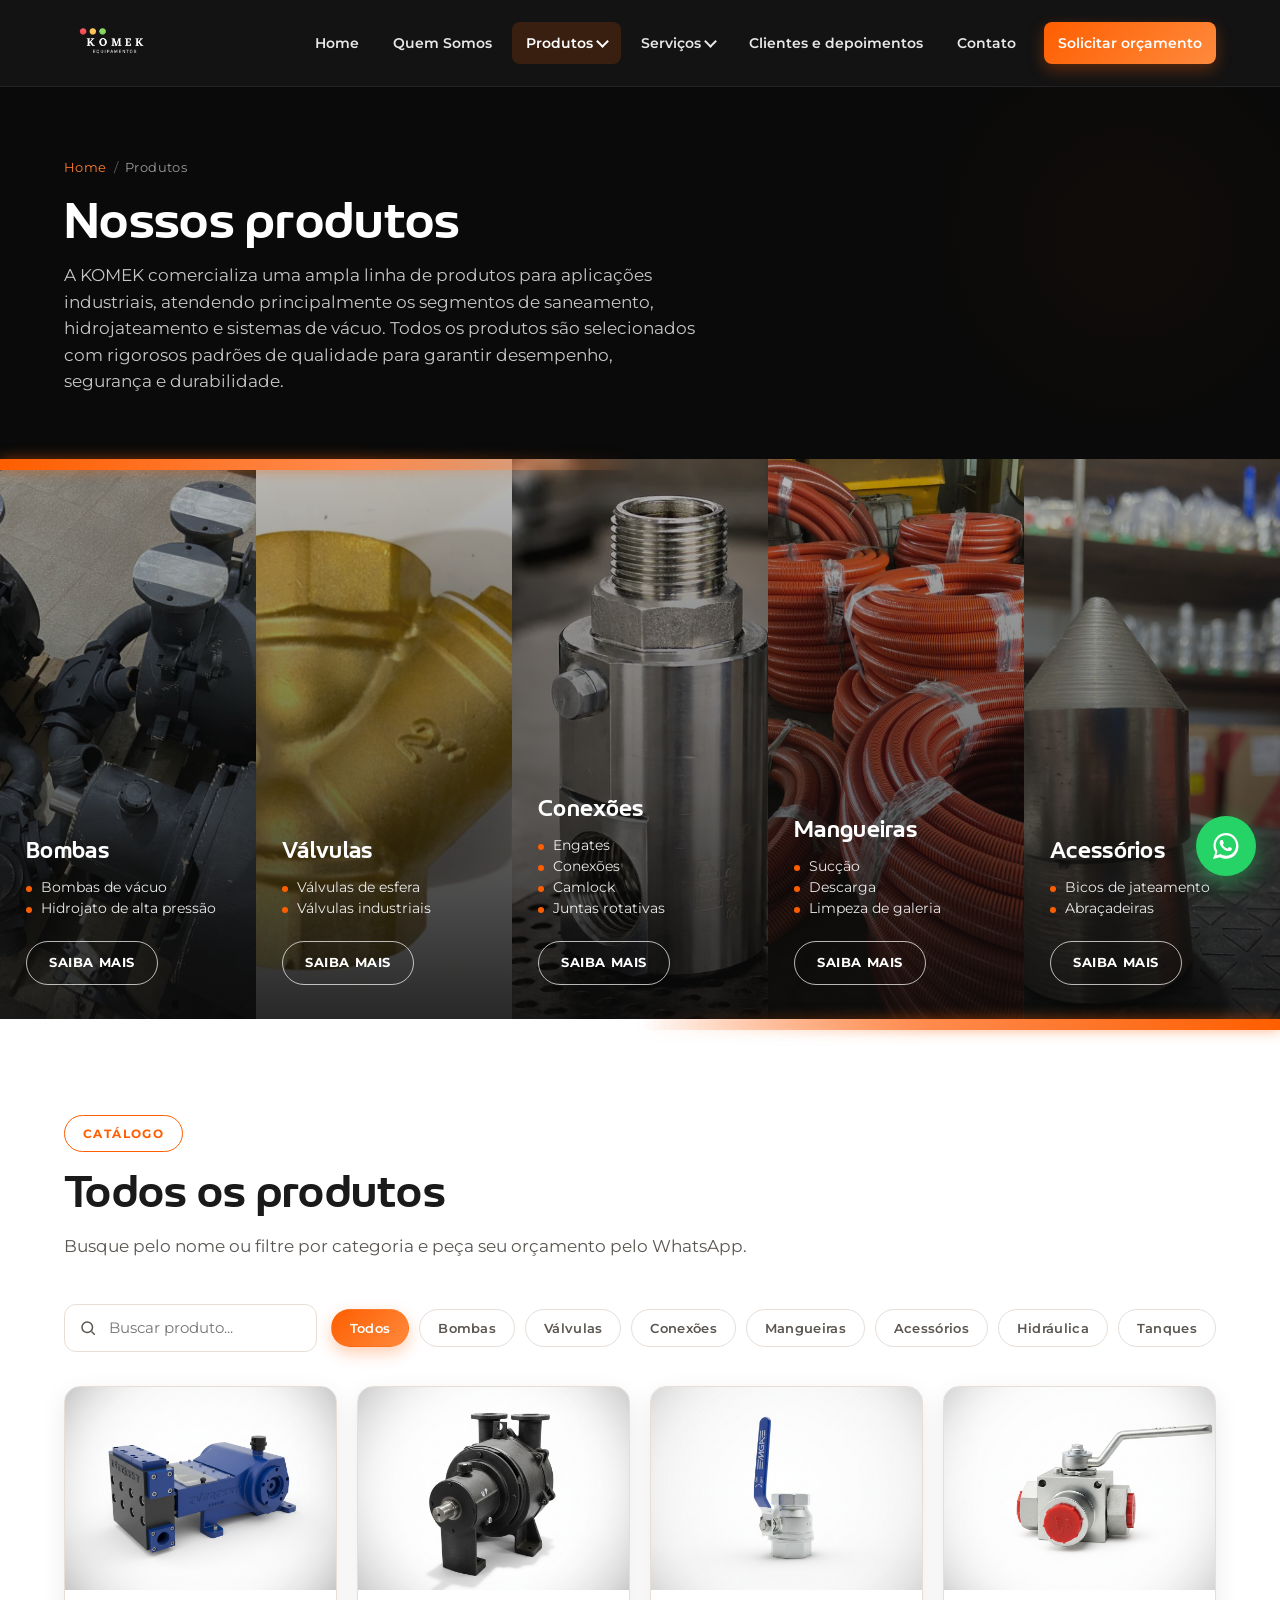
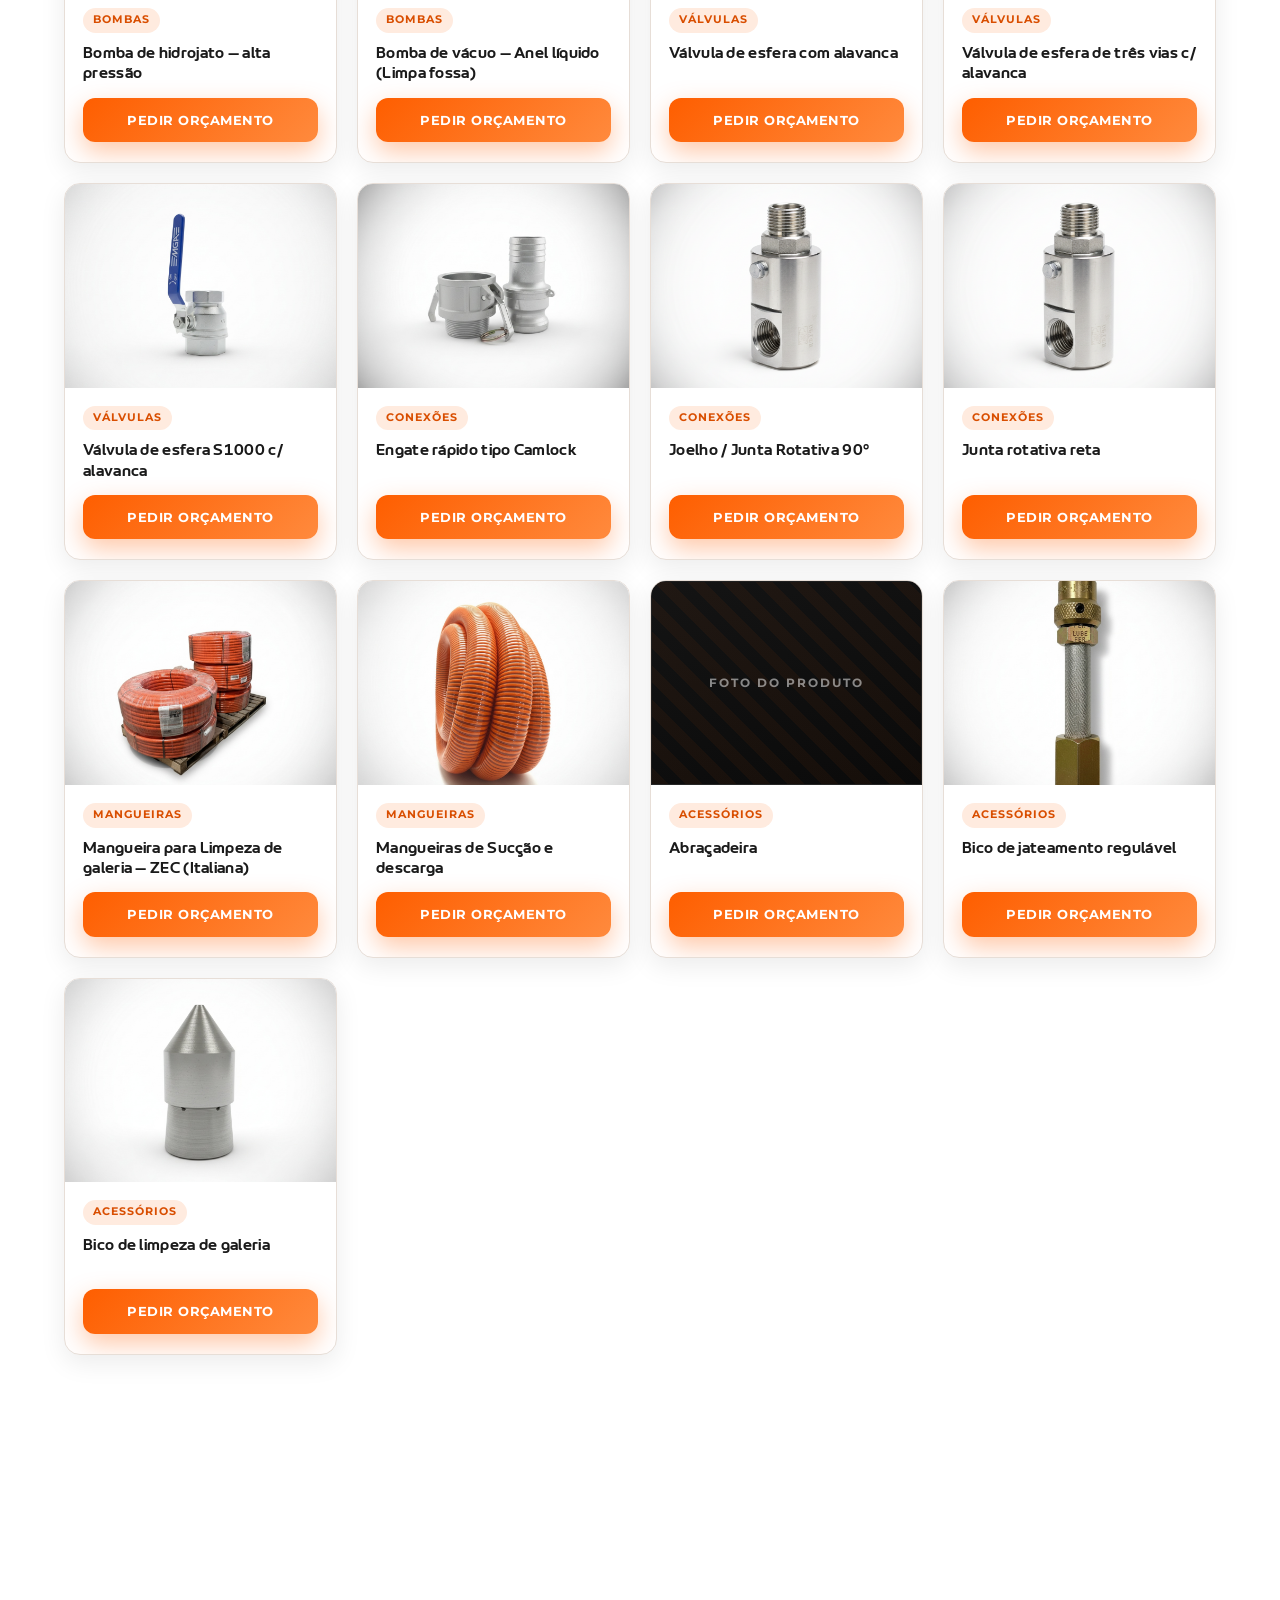
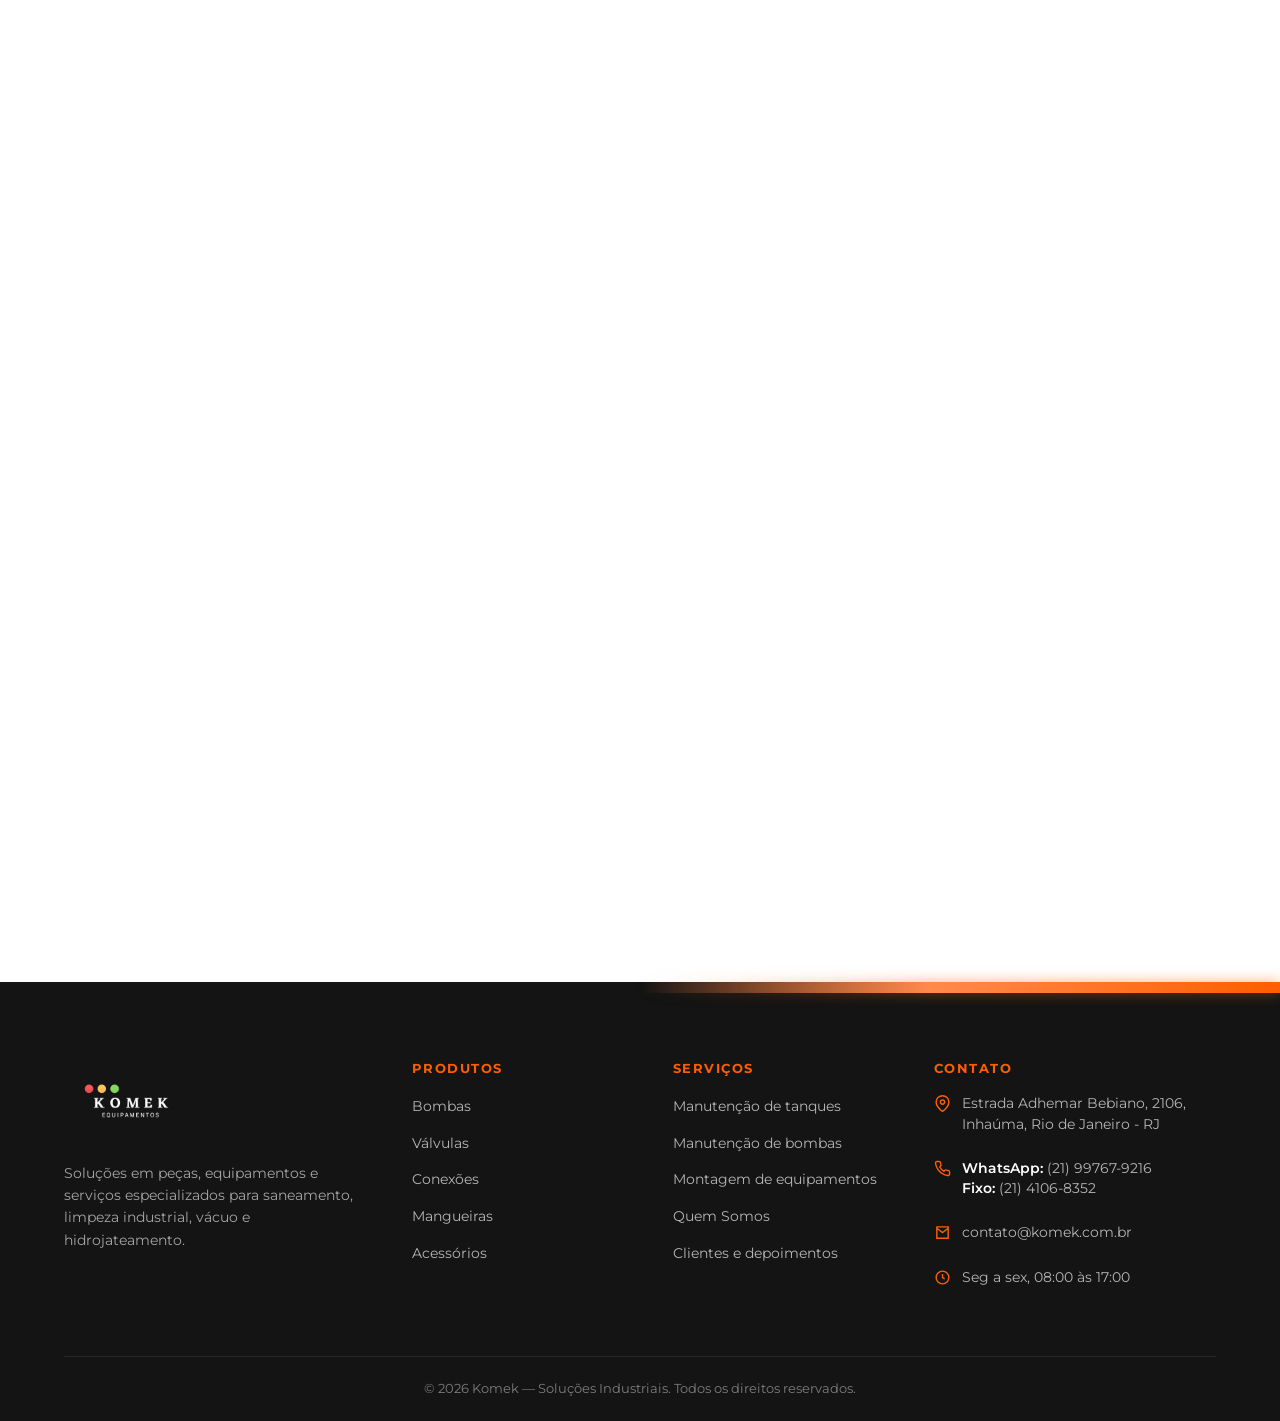
<file: produtos.html>
<!DOCTYPE html>
<html lang="pt-BR">
<head>
<meta charset="UTF-8">
<meta name="viewport" content="width=device-width, initial-scale=1.0">
<title>Produtos — Komek</title>
<meta name="description" content="Catálogo de produtos industriais Komek: bombas de vácuo e hidrojato, válvulas, conexões, mangueiras e acessórios. Selecionados com rigorosos padrões de qualidade. Peça seu orçamento.">
<meta property="og:title" content="Produtos — Komek">
<meta property="og:description" content="Catálogo de produtos industriais Komek: bombas de vácuo e hidrojato, válvulas, conexões, mangueiras e acessórios. Selecionados com rigorosos padrões de qualidade. Peça seu orçamento.">
<meta property="og:type" content="website">
<link rel="preconnect" href="https://fonts.googleapis.com">
<link rel="preconnect" href="https://fonts.gstatic.com" crossorigin>
<link href="https://fonts.googleapis.com/css2?family=Montserrat:wght@300;400;500;600;700;800&display=swap" rel="stylesheet">
<link rel="stylesheet" href="css/style.css">
</head>
<body>
<header class="site-header" id="header">
  <div class="wrap">
    <nav class="nav">
      <a href="index.html" class="logo"><img src="img/logo-komek-web.png" alt="KOMEK Equipamentos"></a>
      <ul class="nav-menu" id="navMenu">
        <li><a href="index.html">Home</a></li>
        <li><a href="quem-somos.html">Quem Somos</a></li>
        <li class="has-drop">
          <a href="produtos.html">Produtos <i class="caret"></i></a>
          <ul class="dropdown">
            <li><a href="produtos-bombas.html">Bombas</a></li>
            <li><a href="produtos-valvulas.html">Válvulas</a></li>
            <li><a href="produtos-conexoes.html">Conexões</a></li>
            <li><a href="produtos-mangueiras.html">Mangueiras</a></li>
            <li><a href="produtos-acessorios.html">Acessórios</a></li>
          </ul>
        </li>
        <li class="has-drop">
          <a href="servicos.html">Serviços <i class="caret"></i></a>
          <ul class="dropdown">
            <li><a href="servicos-tanques.html">Manutenção de tanques industriais</a></li>
            <li><a href="servicos-manutencao.html">Manutenção e instalação de bombas</a></li>
            <li><a href="servicos-consultoria.html">Montagem e desmontagem de equipamentos industriais</a></li>
          </ul>
        </li>
        <li><a href="clientes.html">Clientes e depoimentos</a></li>
        <li><a href="contato.html">Contato</a></li>
        <li><a href="https://wa.me/5521997679216" class="is-cta" target="_blank" rel="noopener">Solicitar orçamento</a></li>
      </ul>
      <button class="burger" id="burger" aria-label="Abrir menu"><span></span><span></span><span></span></button>
    </nav>
  </div>
</header>
<section class="page-hero">
  <video class="hero-video" autoplay muted loop playsinline>
    <source src="video/produtos.mp4" type="video/mp4">
  </video>
  <div class="hero-overlay hero-overlay--dark"></div>
  <div class="wrap">
    <div class="crumbs"><a href="index.html">Home</a><span>/</span>Produtos</div>
    <h1>Nossos produtos</h1>
    <p class="sub">A KOMEK comercializa uma ampla linha de produtos para aplicações industriais, atendendo principalmente os segmentos de saneamento, hidrojateamento e sistemas de vácuo. Todos os produtos são selecionados com rigorosos padrões de qualidade para garantir desempenho, segurança e durabilidade.</p>
  </div>
</section>

<section class="sec creme tight sec--flush">
  <div class="sec-divider"></div>
  <div class="wrap">
    <div class="cat-panels">
      <a class="cat-panel" href="produtos-bombas.html">
        <div class="cat-panel__bg" style="background-image:url('img/cat-bombas.jpg')"></div>
        <div class="cat-panel__content">
          <h3>Bombas</h3>
          <ul><li>Bombas de vácuo</li><li>Hidrojato de alta pressão</li></ul>
          <span class="panel-btn">Saiba mais</span>
        </div>
      </a>
      <a class="cat-panel" href="produtos-valvulas.html">
        <div class="cat-panel__bg" style="background-image:url('img/cat-valvulas.png')"></div>
        <div class="cat-panel__content">
          <h3>Válvulas</h3>
          <ul><li>Válvulas de esfera</li><li>Válvulas industriais</li></ul>
          <span class="panel-btn">Saiba mais</span>
        </div>
      </a>
      <a class="cat-panel" href="produtos-conexoes.html">
        <div class="cat-panel__bg" style="background-image:url('img/cat-conexoes.png')"></div>
        <div class="cat-panel__content">
          <h3>Conexões</h3>
          <ul><li>Engates</li><li>Conexões</li><li>Camlock</li><li>Juntas rotativas</li></ul>
          <span class="panel-btn">Saiba mais</span>
        </div>
      </a>
      <a class="cat-panel" href="produtos-mangueiras.html">
        <div class="cat-panel__bg" style="background-image:url('img/cat-mangueiras.jpg')"></div>
        <div class="cat-panel__content">
          <h3>Mangueiras</h3>
          <ul><li>Sucção</li><li>Descarga</li><li>Limpeza de galeria</li></ul>
          <span class="panel-btn">Saiba mais</span>
        </div>
      </a>
      <a class="cat-panel" href="produtos-acessorios.html">
        <div class="cat-panel__bg" style="background-image:url('img/cat-acessorios.jpg')"></div>
        <div class="cat-panel__content">
          <h3>Acessórios</h3>
          <ul><li>Bicos de jateamento</li><li>Abraçadeiras</li></ul>
          <span class="panel-btn">Saiba mais</span>
        </div>
      </a>
    </div>
  </div>
</section>

<section class="sec">
  <div class="sec-divider sec-divider--right"></div>
  <div class="wrap">
    <div class="sec-head"><span class="eyebrow outline">Catálogo</span><h2>Todos os produtos</h2><p class="lead">Busque pelo nome ou filtre por categoria e peça seu orçamento pelo WhatsApp.</p></div>
    <div class="filter-bar">
      <div class="search-box">
        <svg viewBox="0 0 24 24"><circle cx="11" cy="11" r="7"/><path d="M21 21l-4.3-4.3"/></svg>
        <input type="text" id="catalogSearch" placeholder="Buscar produto..." aria-label="Buscar produto">
      </div>
      <div class="filter-chips">
        <button class="chip-btn active" data-cat="todos">Todos</button>
        <button class="chip-btn" data-cat="bombas">Bombas</button>
        <button class="chip-btn" data-cat="valvulas">Válvulas</button>
        <button class="chip-btn" data-cat="conexoes">Conexões</button>
        <button class="chip-btn" data-cat="mangueiras">Mangueiras</button>
        <button class="chip-btn" data-cat="acessorios">Acessórios</button>
        <button class="chip-btn" data-cat="hidraulica">Hidráulica</button>
        <button class="chip-btn" data-cat="tanques">Tanques</button>
      </div>
    </div>
    <div class="catalog-grid" id="catalogGrid">
      <div class="cat-item" data-cat="bombas" data-name="Bomba de hidrojato – alta pressão"><img class="cat-photo" src="img/produtos/bomba-hidrojato.png" alt="Bomba de hidrojato – alta pressão" loading="lazy"><div class="cat-item-body"><span class="cat-tag">Bombas</span><h3>Bomba de hidrojato – alta pressão</h3><a class="btn sm" href="https://wa.me/5521997679216?text=Ol%C3%A1%2C%20gostaria%20de%20solicitar%20um%20or%C3%A7amento%20de%20produtos." target="_blank" rel="noopener">Pedir orçamento</a></div></div>
      <div class="cat-item" data-cat="bombas" data-name="Bomba de vácuo – Anel líquido (Limpa fossa)"><img class="cat-photo" src="img/produtos/bomba-vacuo-anel-liquido.jpeg" alt="Bomba de vácuo – Anel líquido (Limpa fossa)" loading="lazy"><div class="cat-item-body"><span class="cat-tag">Bombas</span><h3>Bomba de vácuo – Anel líquido (Limpa fossa)</h3><a class="btn sm" href="https://wa.me/5521997679216?text=Ol%C3%A1%2C%20gostaria%20de%20solicitar%20um%20or%C3%A7amento%20de%20produtos." target="_blank" rel="noopener">Pedir orçamento</a></div></div>
      <div class="cat-item" data-cat="valvulas" data-name="Válvula de esfera com alavanca"><img class="cat-photo" src="img/produtos/valvula-esfera.jpeg" alt="Válvula de esfera com alavanca" loading="lazy"><div class="cat-item-body"><span class="cat-tag">Válvulas</span><h3>Válvula de esfera com alavanca</h3><a class="btn sm" href="https://wa.me/5521997679216?text=Ol%C3%A1%2C%20gostaria%20de%20solicitar%20um%20or%C3%A7amento%20de%20produtos." target="_blank" rel="noopener">Pedir orçamento</a></div></div>
      <div class="cat-item" data-cat="valvulas" data-name="Válvula de esfera de três vias c/ alavanca"><img class="cat-photo" src="img/produtos/valvula-3-vias.jpeg" alt="Válvula de esfera de três vias c/ alavanca" loading="lazy"><div class="cat-item-body"><span class="cat-tag">Válvulas</span><h3>Válvula de esfera de três vias c/ alavanca</h3><a class="btn sm" href="https://wa.me/5521997679216?text=Ol%C3%A1%2C%20gostaria%20de%20solicitar%20um%20or%C3%A7amento%20de%20produtos." target="_blank" rel="noopener">Pedir orçamento</a></div></div>
      <div class="cat-item" data-cat="valvulas" data-name="Válvula de esfera S1000 c/ alavanca"><img class="cat-photo" src="img/produtos/valvula-esfera.jpeg" alt="Válvula de esfera S1000 c/ alavanca" loading="lazy"><div class="cat-item-body"><span class="cat-tag">Válvulas</span><h3>Válvula de esfera S1000 c/ alavanca</h3><a class="btn sm" href="https://wa.me/5521997679216?text=Ol%C3%A1%2C%20gostaria%20de%20solicitar%20um%20or%C3%A7amento%20de%20produtos." target="_blank" rel="noopener">Pedir orçamento</a></div></div>
      <div class="cat-item" data-cat="conexoes" data-name="Engate rápido tipo Camlock"><img class="cat-photo" src="img/produtos/engate-conexao-2.jpeg" alt="Engate rápido tipo Camlock" loading="lazy"><div class="cat-item-body"><span class="cat-tag">Conexões</span><h3>Engate rápido tipo Camlock</h3><a class="btn sm" href="https://wa.me/5521997679216?text=Ol%C3%A1%2C%20gostaria%20de%20solicitar%20um%20or%C3%A7amento%20de%20produtos." target="_blank" rel="noopener">Pedir orçamento</a></div></div>
      <div class="cat-item" data-cat="conexoes" data-name="Joelho / Junta Rotativa 90º"><img class="cat-photo" src="img/produtos/junta-rotativa.png" alt="Joelho / Junta Rotativa 90º" loading="lazy"><div class="cat-item-body"><span class="cat-tag">Conexões</span><h3>Joelho / Junta Rotativa 90º</h3><a class="btn sm" href="https://wa.me/5521997679216?text=Ol%C3%A1%2C%20gostaria%20de%20solicitar%20um%20or%C3%A7amento%20de%20produtos." target="_blank" rel="noopener">Pedir orçamento</a></div></div>
      <div class="cat-item" data-cat="conexoes" data-name="Junta rotativa reta"><img class="cat-photo" src="img/produtos/junta-rotativa.png" alt="Junta rotativa reta" loading="lazy"><div class="cat-item-body"><span class="cat-tag">Conexões</span><h3>Junta rotativa reta</h3><a class="btn sm" href="https://wa.me/5521997679216?text=Ol%C3%A1%2C%20gostaria%20de%20solicitar%20um%20or%C3%A7amento%20de%20produtos." target="_blank" rel="noopener">Pedir orçamento</a></div></div>
      <div class="cat-item" data-cat="mangueiras" data-name="Mangueira para Limpeza de galeria – ZEC (Italiana)"><img class="cat-photo" src="img/produtos/mangueira-galeria.jpeg" alt="Mangueira para Limpeza de galeria – ZEC (Italiana)" loading="lazy"><div class="cat-item-body"><span class="cat-tag">Mangueiras</span><h3>Mangueira para Limpeza de galeria – ZEC (Italiana)</h3><a class="btn sm" href="https://wa.me/5521997679216?text=Ol%C3%A1%2C%20gostaria%20de%20solicitar%20um%20or%C3%A7amento%20de%20produtos." target="_blank" rel="noopener">Pedir orçamento</a></div></div>
      <div class="cat-item" data-cat="mangueiras" data-name="Mangueiras de Sucção e descarga"><img class="cat-photo" src="img/produtos/mangueira-succao-descarga.jpeg" alt="Mangueiras de Sucção e descarga" loading="lazy"><div class="cat-item-body"><span class="cat-tag">Mangueiras</span><h3>Mangueiras de Sucção e descarga</h3><a class="btn sm" href="https://wa.me/5521997679216?text=Ol%C3%A1%2C%20gostaria%20de%20solicitar%20um%20or%C3%A7amento%20de%20produtos." target="_blank" rel="noopener">Pedir orçamento</a></div></div>
      <div class="cat-item" data-cat="acessorios" data-name="Abraçadeira"><div class="ph"><span>FOTO DO PRODUTO</span></div><div class="cat-item-body"><span class="cat-tag">Acessórios</span><h3>Abraçadeira</h3><a class="btn sm" href="https://wa.me/5521997679216?text=Ol%C3%A1%2C%20gostaria%20de%20solicitar%20um%20or%C3%A7amento%20de%20produtos." target="_blank" rel="noopener">Pedir orçamento</a></div></div>
      <div class="cat-item" data-cat="acessorios" data-name="Bico de jateamento regulável"><img class="cat-photo" src="img/produtos/bico-esguicho-regulavel.jpeg" alt="Bico de jateamento regulável" loading="lazy"><div class="cat-item-body"><span class="cat-tag">Acessórios</span><h3>Bico de jateamento regulável</h3><a class="btn sm" href="https://wa.me/5521997679216?text=Ol%C3%A1%2C%20gostaria%20de%20solicitar%20um%20or%C3%A7amento%20de%20produtos." target="_blank" rel="noopener">Pedir orçamento</a></div></div>
      <div class="cat-item" data-cat="acessorios" data-name="Bico de limpeza de galeria"><img class="cat-photo" src="img/produtos/bico-desobstrucao.jpeg" alt="Bico de limpeza de galeria" loading="lazy"><div class="cat-item-body"><span class="cat-tag">Acessórios</span><h3>Bico de limpeza de galeria</h3><a class="btn sm" href="https://wa.me/5521997679216?text=Ol%C3%A1%2C%20gostaria%20de%20solicitar%20um%20or%C3%A7amento%20de%20produtos." target="_blank" rel="noopener">Pedir orçamento</a></div></div>
      <div class="cat-item" data-cat="bombas" data-name="Retentor"><img class="cat-photo" src="img/produtos/retentor.webp" alt="Retentor" loading="lazy"><div class="cat-item-body"><span class="cat-tag">Bombas</span><h3>Retentor</h3><a class="btn sm" href="https://wa.me/5521997679216?text=Ol%C3%A1%2C%20gostaria%20de%20solicitar%20um%20or%C3%A7amento%20de%20produtos." target="_blank" rel="noopener">Pedir orçamento</a></div></div>
      <div class="cat-item" data-cat="bombas" data-name="Rolamento de esfera"><img class="cat-photo" src="img/produtos/rolamento-esfera.png" alt="Rolamento de esfera" loading="lazy"><div class="cat-item-body"><span class="cat-tag">Bombas</span><h3>Rolamento de esfera</h3><a class="btn sm" href="https://wa.me/5521997679216?text=Ol%C3%A1%2C%20gostaria%20de%20solicitar%20um%20or%C3%A7amento%20de%20produtos." target="_blank" rel="noopener">Pedir orçamento</a></div></div>
      <div class="cat-item" data-cat="hidraulica" data-name="Mangueiras hidráulicas prensadas sob encomenda"><img class="cat-photo" src="img/produtos/mangueira-hidraulica-prensada.png" alt="Mangueiras hidráulicas prensadas sob encomenda" loading="lazy"><div class="cat-item-body"><span class="cat-tag">Hidráulica</span><h3>Mangueiras hidráulicas prensadas sob encomenda</h3><a class="btn sm" href="https://wa.me/5521997679216?text=Ol%C3%A1%2C%20gostaria%20de%20solicitar%20um%20or%C3%A7amento%20de%20produtos." target="_blank" rel="noopener">Pedir orçamento</a></div></div>
      <div class="cat-item" data-cat="hidraulica" data-name="Comando hidráulico"><img class="cat-photo" src="img/produtos/comando-hidraulico.jpeg" alt="Comando hidráulico" loading="lazy"><div class="cat-item-body"><span class="cat-tag">Hidráulica</span><h3>Comando hidráulico</h3><a class="btn sm" href="https://wa.me/5521997679216?text=Ol%C3%A1%2C%20gostaria%20de%20solicitar%20um%20or%C3%A7amento%20de%20produtos." target="_blank" rel="noopener">Pedir orçamento</a></div></div>
      <div class="cat-item" data-cat="hidraulica" data-name="Motor hidráulico"><img class="cat-photo" src="img/produtos/motor-hidraulico.jpeg" alt="Motor hidráulico" loading="lazy"><div class="cat-item-body"><span class="cat-tag">Hidráulica</span><h3>Motor hidráulico</h3><a class="btn sm" href="https://wa.me/5521997679216?text=Ol%C3%A1%2C%20gostaria%20de%20solicitar%20um%20or%C3%A7amento%20de%20produtos." target="_blank" rel="noopener">Pedir orçamento</a></div></div>
      <div class="cat-item" data-cat="tanques" data-name="Válvula de alívio de pressão"><div class="ph"><span>FOTO DO PRODUTO</span></div><div class="cat-item-body"><span class="cat-tag">Tanques</span><h3>Válvula de alívio de pressão</h3><a class="btn sm" href="https://wa.me/5521997679216?text=Ol%C3%A1%2C%20gostaria%20de%20solicitar%20um%20or%C3%A7amento%20de%20produtos." target="_blank" rel="noopener">Pedir orçamento</a></div></div>
      <div class="cat-item" data-cat="tanques" data-name="Visor"><div class="ph"><span>FOTO DO PRODUTO</span></div><div class="cat-item-body"><span class="cat-tag">Tanques</span><h3>Visor</h3><a class="btn sm" href="https://wa.me/5521997679216?text=Ol%C3%A1%2C%20gostaria%20de%20solicitar%20um%20or%C3%A7amento%20de%20produtos." target="_blank" rel="noopener">Pedir orçamento</a></div></div>
      <div class="cat-item" data-cat="tanques" data-name="Borracha de vedação"><div class="ph"><span>FOTO DO PRODUTO</span></div><div class="cat-item-body"><span class="cat-tag">Tanques</span><h3>Borracha de vedação</h3><a class="btn sm" href="https://wa.me/5521997679216?text=Ol%C3%A1%2C%20gostaria%20de%20solicitar%20um%20or%C3%A7amento%20de%20produtos." target="_blank" rel="noopener">Pedir orçamento</a></div></div>
      <div class="cat-item" data-cat="tanques" data-name="Grampos"><div class="ph"><span>FOTO DO PRODUTO</span></div><div class="cat-item-body"><span class="cat-tag">Tanques</span><h3>Grampos</h3><a class="btn sm" href="https://wa.me/5521997679216?text=Ol%C3%A1%2C%20gostaria%20de%20solicitar%20um%20or%C3%A7amento%20de%20produtos." target="_blank" rel="noopener">Pedir orçamento</a></div></div>
      <div class="cat-item" data-cat="acessorios" data-name="Saca tampão"><img class="cat-photo" src="img/produtos/saca-tampao.jpeg" alt="Saca tampão" loading="lazy"><div class="cat-item-body"><span class="cat-tag">Acessórios</span><h3>Saca tampão</h3><a class="btn sm" href="https://wa.me/5521997679216?text=Ol%C3%A1%2C%20gostaria%20de%20solicitar%20um%20or%C3%A7amento%20de%20produtos." target="_blank" rel="noopener">Pedir orçamento</a></div></div>
      <div class="cat-item" data-cat="acessorios" data-name="Luvas"><img class="cat-photo" src="img/produtos/luva.png" alt="Luvas" loading="lazy"><div class="cat-item-body"><span class="cat-tag">Acessórios</span><h3>Luvas</h3><a class="btn sm" href="https://wa.me/5521997679216?text=Ol%C3%A1%2C%20gostaria%20de%20solicitar%20um%20or%C3%A7amento%20de%20produtos." target="_blank" rel="noopener">Pedir orçamento</a></div></div>
      <div class="cat-item" data-cat="acessorios" data-name="Mancais"><div class="ph"><span>FOTO DO PRODUTO</span></div><div class="cat-item-body"><span class="cat-tag">Acessórios</span><h3>Mancais</h3><a class="btn sm" href="https://wa.me/5521997679216?text=Ol%C3%A1%2C%20gostaria%20de%20solicitar%20um%20or%C3%A7amento%20de%20produtos." target="_blank" rel="noopener">Pedir orçamento</a></div></div>
      <p class="no-results" id="catalogEmpty" style="display:none;">Nenhum produto encontrado. Tente outro termo ou categoria.</p>
    </div>
  </div>
</section>
<footer class="footer">
  <div class="sec-divider sec-divider--right"></div>
  <div class="wrap">
    <div class="foot-grid">
      <div class="foot-about">
        <div class="foot-logo"><img src="img/logo-komek-web.png" alt="KOMEK Equipamentos"></div>
        <p>Soluções em peças, equipamentos e serviços especializados para saneamento, limpeza industrial, vácuo e hidrojateamento.</p>
      </div>
      <div class="foot-col">
        <h4>Produtos</h4>
        <ul>
          <li><a href="produtos-bombas.html">Bombas</a></li>
          <li><a href="produtos-valvulas.html">Válvulas</a></li>
          <li><a href="produtos-conexoes.html">Conexões</a></li>
          <li><a href="produtos-mangueiras.html">Mangueiras</a></li>
          <li><a href="produtos-acessorios.html">Acessórios</a></li>
        </ul>
      </div>
      <div class="foot-col">
        <h4>Serviços</h4>
        <ul>
          <li><a href="servicos-tanques.html">Manutenção de tanques</a></li>
          <li><a href="servicos-manutencao.html">Manutenção de bombas</a></li>
          <li><a href="servicos-consultoria.html">Montagem de equipamentos</a></li>
          <li><a href="quem-somos.html">Quem Somos</a></li>
          <li><a href="clientes.html">Clientes e depoimentos</a></li>
        </ul>
      </div>
      <div class="foot-col">
        <h4>Contato</h4>
        <ul class="foot-contact">
          <li><svg viewBox="0 0 24 24"><path d="M21 10c0 7-9 13-9 13s-9-6-9-13a9 9 0 0 1 18 0z"/><circle cx="12" cy="10" r="3"/></svg><span>Estrada Adhemar Bebiano, 2106, Inhaúma, Rio de Janeiro - RJ</span></li>
          <li><svg viewBox="0 0 24 24"><path d="M22 16.92v3a2 2 0 0 1-2.18 2 19.79 19.79 0 0 1-8.63-3.07 19.5 19.5 0 0 1-6-6 19.79 19.79 0 0 1-3.07-8.67A2 2 0 0 1 4.11 2h3a2 2 0 0 1 2 1.72c.13.96.36 1.9.7 2.81a2 2 0 0 1-.45 2.11L8.09 9.91a16 16 0 0 0 6 6l1.27-1.27a2 2 0 0 1 2.11-.45c.9.34 1.85.57 2.81.7A2 2 0 0 1 22 16.92z"/></svg><span><b>WhatsApp:</b> (21) 99767-9216<br><b>Fixo:</b> (21) 4106-8352</span></li>
          <li><svg viewBox="0 0 24 24"><path d="M4 4h16v16H4zM4 6l8 6 8-6"/></svg><span>contato@komek.com.br</span></li>
          <li><svg viewBox="0 0 24 24"><circle cx="12" cy="12" r="9"/><path d="M12 7v5l3 2"/></svg><span>Seg a sex, 08:00 às 17:00</span></li>
        </ul>
      </div>
    </div>
    <div class="foot-bottom">© 2026 Komek — Soluções Industriais. Todos os direitos reservados.</div>
  </div>
</footer>
<a href="https://wa.me/5521997679216" class="wa-float" target="_blank" rel="noopener" aria-label="Falar no WhatsApp">
  <svg viewBox="0 0 32 32"><path d="M16 3C9 3 3.5 8.5 3.5 15.5c0 2.4.7 4.7 1.9 6.7L3 29l7-1.8c1.9 1 4 1.6 6 1.6 7 0 12.5-5.5 12.5-12.5S23 3 16 3zm0 22.7c-1.8 0-3.6-.5-5.1-1.4l-.4-.2-4.1 1.1 1.1-4-.3-.4c-1-1.6-1.5-3.4-1.5-5.3 0-5.6 4.6-10.2 10.2-10.2s10.2 4.6 10.2 10.2-4.5 10.2-10.1 10.2zm5.6-7.6c-.3-.2-1.8-.9-2.1-1-.3-.1-.5-.2-.7.2-.2.3-.8 1-1 1.2-.2.2-.4.2-.7.1-.3-.2-1.3-.5-2.5-1.5-.9-.8-1.5-1.8-1.7-2.1-.2-.3 0-.5.1-.6.1-.1.3-.4.5-.6.1-.2.2-.3.3-.5.1-.2 0-.4 0-.6-.1-.2-.7-1.7-1-2.3-.3-.6-.5-.5-.7-.5h-.6c-.2 0-.5.1-.8.4-.3.3-1 1-1 2.5s1.1 2.9 1.2 3.1c.2.2 2.1 3.2 5.1 4.5.7.3 1.3.5 1.7.6.7.2 1.4.2 1.9.1.6-.1 1.8-.7 2-1.4.3-.7.3-1.3.2-1.4-.1-.2-.3-.2-.6-.4z"/></svg>
</a>
<script src="js/main.js"></script>
</body>
</html>
</file>
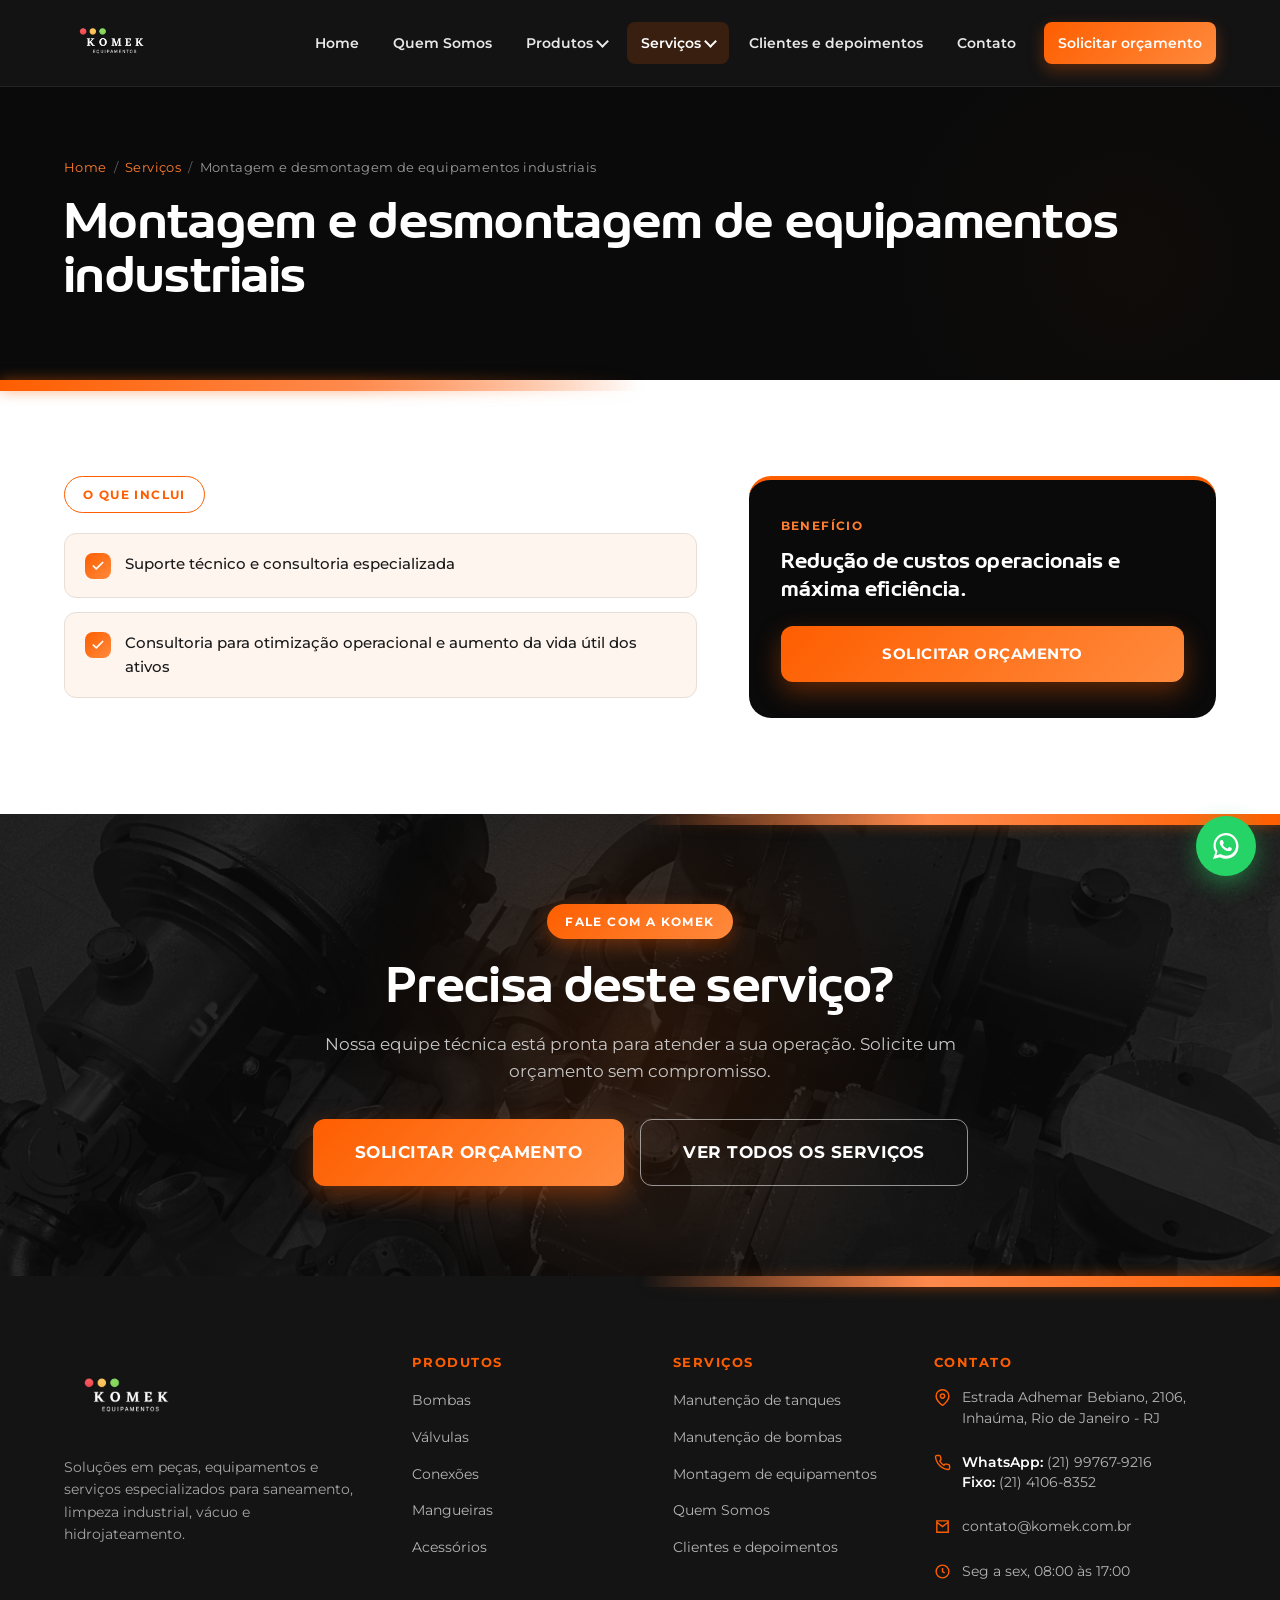
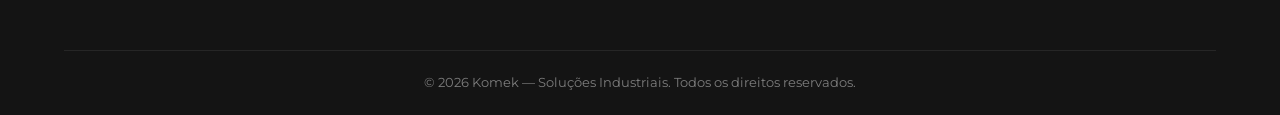
<file: servicos-consultoria.html>
<!DOCTYPE html>
<html lang="pt-BR">
<head>
<meta charset="UTF-8">
<meta name="viewport" content="width=device-width, initial-scale=1.0">
<title>Montagem e desmontagem de equipamentos industriais — Serviços Komek</title>
<meta name="description" content="Suporte técnico e consultoria especializada para otimização operacional e aumento da vida útil dos ativos. Solicite seu orçamento na Komek.">
<meta property="og:title" content="Montagem e desmontagem de equipamentos industriais — Serviços Komek">
<meta property="og:description" content="Suporte técnico e consultoria especializada para otimização operacional e aumento da vida útil dos ativos. Solicite seu orçamento na Komek.">
<meta property="og:type" content="website">
<link rel="preconnect" href="https://fonts.googleapis.com">
<link rel="preconnect" href="https://fonts.gstatic.com" crossorigin>
<link href="https://fonts.googleapis.com/css2?family=Montserrat:wght@300;400;500;600;700;800&display=swap" rel="stylesheet">
<link rel="stylesheet" href="css/style.css">
</head>
<body>
<header class="site-header" id="header">
  <div class="wrap">
    <nav class="nav">
      <a href="index.html" class="logo"><img src="img/logo-komek-web.png" alt="KOMEK Equipamentos"></a>
      <ul class="nav-menu" id="navMenu">
        <li><a href="index.html">Home</a></li>
        <li><a href="quem-somos.html">Quem Somos</a></li>
        <li class="has-drop">
          <a href="produtos.html">Produtos <i class="caret"></i></a>
          <ul class="dropdown">
            <li><a href="produtos-bombas.html">Bombas</a></li>
            <li><a href="produtos-valvulas.html">Válvulas</a></li>
            <li><a href="produtos-conexoes.html">Conexões</a></li>
            <li><a href="produtos-mangueiras.html">Mangueiras</a></li>
            <li><a href="produtos-acessorios.html">Acessórios</a></li>
          </ul>
        </li>
        <li class="has-drop">
          <a href="servicos.html">Serviços <i class="caret"></i></a>
          <ul class="dropdown">
            <li><a href="servicos-tanques.html">Manutenção de tanques industriais</a></li>
            <li><a href="servicos-manutencao.html">Manutenção e instalação de bombas</a></li>
            <li><a href="servicos-consultoria.html">Montagem e desmontagem de equipamentos industriais</a></li>
          </ul>
        </li>
        <li><a href="clientes.html">Clientes e depoimentos</a></li>
        <li><a href="contato.html">Contato</a></li>
        <li><a href="https://wa.me/5521997679216" class="is-cta" target="_blank" rel="noopener">Solicitar orçamento</a></li>
      </ul>
      <button class="burger" id="burger" aria-label="Abrir menu"><span></span><span></span><span></span></button>
    </nav>
  </div>
</header>
<section class="page-hero">
  <video class="hero-video" autoplay muted loop playsinline>
    <source src="video/servicos-consultoria.mp4" type="video/mp4">
  </video>
  <div class="hero-overlay hero-overlay--dark"></div>
  <div class="wrap">
    <div class="crumbs"><a href="index.html">Home</a><span>/</span><a href="servicos.html">Serviços</a><span>/</span>Montagem e desmontagem de equipamentos industriais</div>
    <h1>Montagem e desmontagem de equipamentos industriais</h1>
  </div>
</section>

<section class="sec">
  <div class="sec-divider"></div>
  <div class="wrap">
    <div class="svc-detail">
      <div>
        <span class="eyebrow outline">O que inclui</span>
        <ul class="svc-list" style="margin-top:20px;">
          <li><span class="ck"><svg viewBox="0 0 24 24"><path d="M20 6L9 17l-5-5"/></svg></span> Suporte técnico e consultoria especializada</li>
          <li><span class="ck"><svg viewBox="0 0 24 24"><path d="M20 6L9 17l-5-5"/></svg></span> Consultoria para otimização operacional e aumento da vida útil dos ativos</li>
        </ul>
      </div>
      <aside class="svc-aside">
        <div class="ben-label">Benefício</div>
        <h3>Redução de custos operacionais e máxima eficiência.</h3>
        <a href="https://wa.me/5521997679216" class="btn" target="_blank" rel="noopener">Solicitar orçamento</a>
      </aside>
    </div>
  </div>
</section>

<section class="cta-band cta-band-bg">
  <div class="sec-divider sec-divider--right"></div>
  <div class="wrap">
    <span class="eyebrow" style="margin:0 auto 20px;">Fale com a Komek</span>
    <h2>Precisa deste serviço?</h2>
    <p>Nossa equipe técnica está pronta para atender a sua operação. Solicite um orçamento sem compromisso.</p>
    <div class="hero-ctas">
      <a href="https://wa.me/5521997679216" class="btn lg" target="_blank" rel="noopener">Solicitar orçamento</a>
      <a href="servicos.html" class="btn ghost lg">Ver todos os serviços</a>
    </div>
  </div>
</section>
<footer class="footer">
  <div class="sec-divider sec-divider--right"></div>
  <div class="wrap">
    <div class="foot-grid">
      <div class="foot-about">
        <div class="foot-logo"><img src="img/logo-komek-web.png" alt="KOMEK Equipamentos"></div>
        <p>Soluções em peças, equipamentos e serviços especializados para saneamento, limpeza industrial, vácuo e hidrojateamento.</p>
      </div>
      <div class="foot-col">
        <h4>Produtos</h4>
        <ul>
          <li><a href="produtos-bombas.html">Bombas</a></li>
          <li><a href="produtos-valvulas.html">Válvulas</a></li>
          <li><a href="produtos-conexoes.html">Conexões</a></li>
          <li><a href="produtos-mangueiras.html">Mangueiras</a></li>
          <li><a href="produtos-acessorios.html">Acessórios</a></li>
        </ul>
      </div>
      <div class="foot-col">
        <h4>Serviços</h4>
        <ul>
          <li><a href="servicos-tanques.html">Manutenção de tanques</a></li>
          <li><a href="servicos-manutencao.html">Manutenção de bombas</a></li>
          <li><a href="servicos-consultoria.html">Montagem de equipamentos</a></li>
          <li><a href="quem-somos.html">Quem Somos</a></li>
          <li><a href="clientes.html">Clientes e depoimentos</a></li>
        </ul>
      </div>
      <div class="foot-col">
        <h4>Contato</h4>
        <ul class="foot-contact">
          <li><svg viewBox="0 0 24 24"><path d="M21 10c0 7-9 13-9 13s-9-6-9-13a9 9 0 0 1 18 0z"/><circle cx="12" cy="10" r="3"/></svg><span>Estrada Adhemar Bebiano, 2106, Inhaúma, Rio de Janeiro - RJ</span></li>
          <li><svg viewBox="0 0 24 24"><path d="M22 16.92v3a2 2 0 0 1-2.18 2 19.79 19.79 0 0 1-8.63-3.07 19.5 19.5 0 0 1-6-6 19.79 19.79 0 0 1-3.07-8.67A2 2 0 0 1 4.11 2h3a2 2 0 0 1 2 1.72c.13.96.36 1.9.7 2.81a2 2 0 0 1-.45 2.11L8.09 9.91a16 16 0 0 0 6 6l1.27-1.27a2 2 0 0 1 2.11-.45c.9.34 1.85.57 2.81.7A2 2 0 0 1 22 16.92z"/></svg><span><b>WhatsApp:</b> (21) 99767-9216<br><b>Fixo:</b> (21) 4106-8352</span></li>
          <li><svg viewBox="0 0 24 24"><path d="M4 4h16v16H4zM4 6l8 6 8-6"/></svg><span>contato@komek.com.br</span></li>
          <li><svg viewBox="0 0 24 24"><circle cx="12" cy="12" r="9"/><path d="M12 7v5l3 2"/></svg><span>Seg a sex, 08:00 às 17:00</span></li>
        </ul>
      </div>
    </div>
    <div class="foot-bottom">© 2026 Komek — Soluções Industriais. Todos os direitos reservados.</div>
  </div>
</footer>
<a href="https://wa.me/5521997679216" class="wa-float" target="_blank" rel="noopener" aria-label="Falar no WhatsApp">
  <svg viewBox="0 0 32 32"><path d="M16 3C9 3 3.5 8.5 3.5 15.5c0 2.4.7 4.7 1.9 6.7L3 29l7-1.8c1.9 1 4 1.6 6 1.6 7 0 12.5-5.5 12.5-12.5S23 3 16 3zm0 22.7c-1.8 0-3.6-.5-5.1-1.4l-.4-.2-4.1 1.1 1.1-4-.3-.4c-1-1.6-1.5-3.4-1.5-5.3 0-5.6 4.6-10.2 10.2-10.2s10.2 4.6 10.2 10.2-4.5 10.2-10.1 10.2zm5.6-7.6c-.3-.2-1.8-.9-2.1-1-.3-.1-.5-.2-.7.2-.2.3-.8 1-1 1.2-.2.2-.4.2-.7.1-.3-.2-1.3-.5-2.5-1.5-.9-.8-1.5-1.8-1.7-2.1-.2-.3 0-.5.1-.6.1-.1.3-.4.5-.6.1-.2.2-.3.3-.5.1-.2 0-.4 0-.6-.1-.2-.7-1.7-1-2.3-.3-.6-.5-.5-.7-.5h-.6c-.2 0-.5.1-.8.4-.3.3-1 1-1 2.5s1.1 2.9 1.2 3.1c.2.2 2.1 3.2 5.1 4.5.7.3 1.3.5 1.7.6.7.2 1.4.2 1.9.1.6-.1 1.8-.7 2-1.4.3-.7.3-1.3.2-1.4-.1-.2-.3-.2-.6-.4z"/></svg>
</a>
<script src="js/main.js"></script>
</body>
</html>
</file>
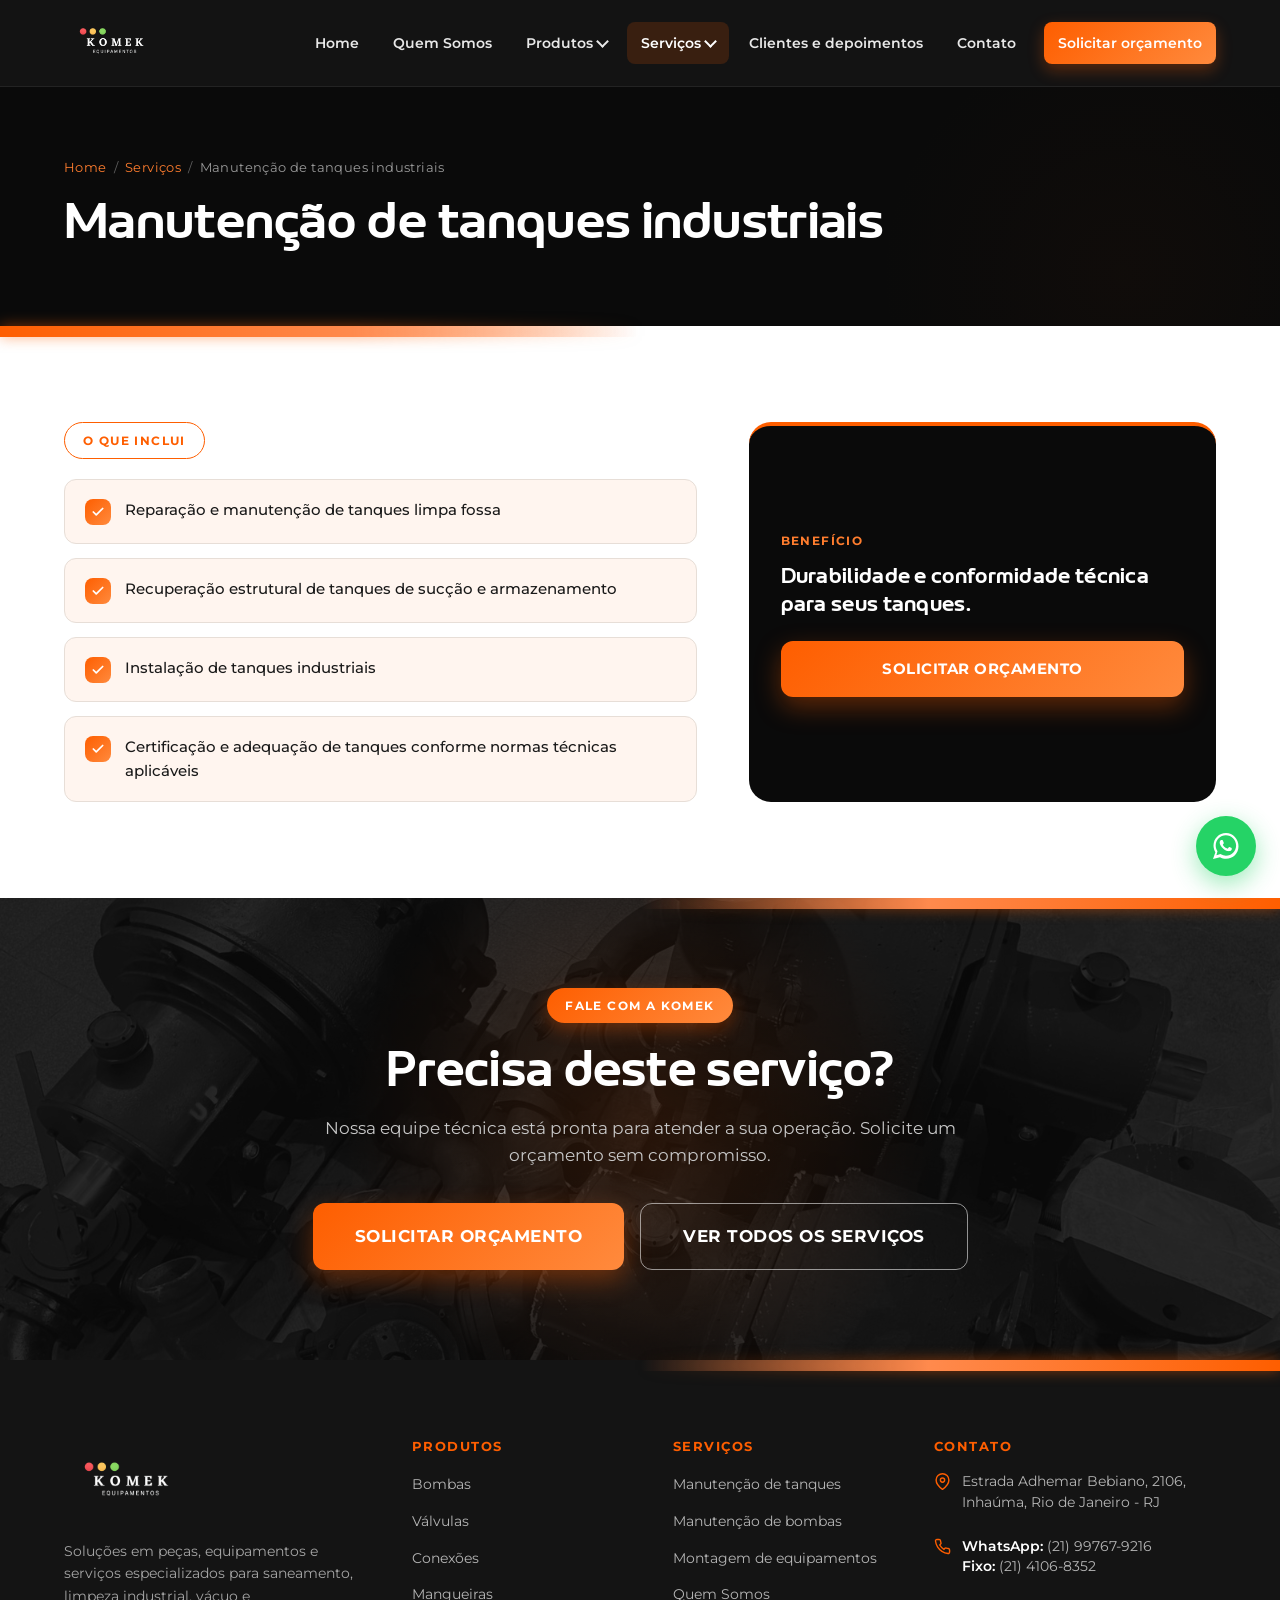
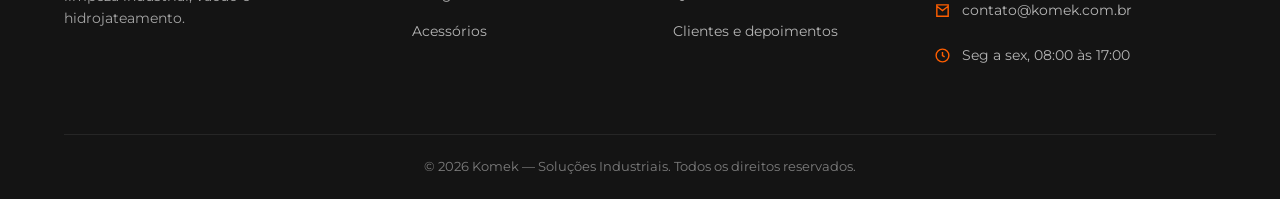
<file: servicos-tanques.html>
<!DOCTYPE html>
<html lang="pt-BR">
<head>
<meta charset="UTF-8">
<meta name="viewport" content="width=device-width, initial-scale=1.0">
<title>Manutenção de tanques industriais — Serviços Komek</title>
<meta name="description" content="Reparação, recuperação estrutural, instalação e certificação de tanques industriais conforme normas técnicas. Solicite seu orçamento na Komek.">
<meta property="og:title" content="Manutenção de tanques industriais — Serviços Komek">
<meta property="og:description" content="Reparação, recuperação estrutural, instalação e certificação de tanques industriais conforme normas técnicas. Solicite seu orçamento na Komek.">
<meta property="og:type" content="website">
<link rel="preconnect" href="https://fonts.googleapis.com">
<link rel="preconnect" href="https://fonts.gstatic.com" crossorigin>
<link href="https://fonts.googleapis.com/css2?family=Montserrat:wght@300;400;500;600;700;800&display=swap" rel="stylesheet">
<link rel="stylesheet" href="css/style.css">
</head>
<body>
<header class="site-header" id="header">
  <div class="wrap">
    <nav class="nav">
      <a href="index.html" class="logo"><img src="img/logo-komek-web.png" alt="KOMEK Equipamentos"></a>
      <ul class="nav-menu" id="navMenu">
        <li><a href="index.html">Home</a></li>
        <li><a href="quem-somos.html">Quem Somos</a></li>
        <li class="has-drop">
          <a href="produtos.html">Produtos <i class="caret"></i></a>
          <ul class="dropdown">
            <li><a href="produtos-bombas.html">Bombas</a></li>
            <li><a href="produtos-valvulas.html">Válvulas</a></li>
            <li><a href="produtos-conexoes.html">Conexões</a></li>
            <li><a href="produtos-mangueiras.html">Mangueiras</a></li>
            <li><a href="produtos-acessorios.html">Acessórios</a></li>
          </ul>
        </li>
        <li class="has-drop">
          <a href="servicos.html">Serviços <i class="caret"></i></a>
          <ul class="dropdown">
            <li><a href="servicos-tanques.html">Manutenção de tanques industriais</a></li>
            <li><a href="servicos-manutencao.html">Manutenção e instalação de bombas</a></li>
            <li><a href="servicos-consultoria.html">Montagem e desmontagem de equipamentos industriais</a></li>
          </ul>
        </li>
        <li><a href="clientes.html">Clientes e depoimentos</a></li>
        <li><a href="contato.html">Contato</a></li>
        <li><a href="https://wa.me/5521997679216" class="is-cta" target="_blank" rel="noopener">Solicitar orçamento</a></li>
      </ul>
      <button class="burger" id="burger" aria-label="Abrir menu"><span></span><span></span><span></span></button>
    </nav>
  </div>
</header>
<section class="page-hero">
  <video class="hero-video" autoplay muted loop playsinline>
    <source src="video/servicos-tanques.mp4" type="video/mp4">
  </video>
  <div class="hero-overlay hero-overlay--dark"></div>
  <div class="wrap">
    <div class="crumbs"><a href="index.html">Home</a><span>/</span><a href="servicos.html">Serviços</a><span>/</span>Manutenção de tanques industriais</div>
    <h1>Manutenção de tanques industriais</h1>
  </div>
</section>

<section class="sec">
  <div class="sec-divider"></div>
  <div class="wrap">
    <div class="svc-detail">
      <div>
        <span class="eyebrow outline">O que inclui</span>
        <ul class="svc-list" style="margin-top:20px;">
          <li><span class="ck"><svg viewBox="0 0 24 24"><path d="M20 6L9 17l-5-5"/></svg></span> Reparação e manutenção de tanques limpa fossa</li>
          <li><span class="ck"><svg viewBox="0 0 24 24"><path d="M20 6L9 17l-5-5"/></svg></span> Recuperação estrutural de tanques de sucção e armazenamento</li>
          <li><span class="ck"><svg viewBox="0 0 24 24"><path d="M20 6L9 17l-5-5"/></svg></span> Instalação de tanques industriais</li>
          <li><span class="ck"><svg viewBox="0 0 24 24"><path d="M20 6L9 17l-5-5"/></svg></span> Certificação e adequação de tanques conforme normas técnicas aplicáveis</li>
        </ul>
      </div>
      <aside class="svc-aside">
        <div class="ben-label">Benefício</div>
        <h3>Durabilidade e conformidade técnica para seus tanques.</h3>
        <a href="https://wa.me/5521997679216" class="btn" target="_blank" rel="noopener">Solicitar orçamento</a>
      </aside>
    </div>
  </div>
</section>

<section class="cta-band cta-band-bg">
  <div class="sec-divider sec-divider--right"></div>
  <div class="wrap">
    <span class="eyebrow" style="margin:0 auto 20px;">Fale com a Komek</span>
    <h2>Precisa deste serviço?</h2>
    <p>Nossa equipe técnica está pronta para atender a sua operação. Solicite um orçamento sem compromisso.</p>
    <div class="hero-ctas">
      <a href="https://wa.me/5521997679216" class="btn lg" target="_blank" rel="noopener">Solicitar orçamento</a>
      <a href="servicos.html" class="btn ghost lg">Ver todos os serviços</a>
    </div>
  </div>
</section>
<footer class="footer">
  <div class="sec-divider sec-divider--right"></div>
  <div class="wrap">
    <div class="foot-grid">
      <div class="foot-about">
        <div class="foot-logo"><img src="img/logo-komek-web.png" alt="KOMEK Equipamentos"></div>
        <p>Soluções em peças, equipamentos e serviços especializados para saneamento, limpeza industrial, vácuo e hidrojateamento.</p>
      </div>
      <div class="foot-col">
        <h4>Produtos</h4>
        <ul>
          <li><a href="produtos-bombas.html">Bombas</a></li>
          <li><a href="produtos-valvulas.html">Válvulas</a></li>
          <li><a href="produtos-conexoes.html">Conexões</a></li>
          <li><a href="produtos-mangueiras.html">Mangueiras</a></li>
          <li><a href="produtos-acessorios.html">Acessórios</a></li>
        </ul>
      </div>
      <div class="foot-col">
        <h4>Serviços</h4>
        <ul>
          <li><a href="servicos-tanques.html">Manutenção de tanques</a></li>
          <li><a href="servicos-manutencao.html">Manutenção de bombas</a></li>
          <li><a href="servicos-consultoria.html">Montagem de equipamentos</a></li>
          <li><a href="quem-somos.html">Quem Somos</a></li>
          <li><a href="clientes.html">Clientes e depoimentos</a></li>
        </ul>
      </div>
      <div class="foot-col">
        <h4>Contato</h4>
        <ul class="foot-contact">
          <li><svg viewBox="0 0 24 24"><path d="M21 10c0 7-9 13-9 13s-9-6-9-13a9 9 0 0 1 18 0z"/><circle cx="12" cy="10" r="3"/></svg><span>Estrada Adhemar Bebiano, 2106, Inhaúma, Rio de Janeiro - RJ</span></li>
          <li><svg viewBox="0 0 24 24"><path d="M22 16.92v3a2 2 0 0 1-2.18 2 19.79 19.79 0 0 1-8.63-3.07 19.5 19.5 0 0 1-6-6 19.79 19.79 0 0 1-3.07-8.67A2 2 0 0 1 4.11 2h3a2 2 0 0 1 2 1.72c.13.96.36 1.9.7 2.81a2 2 0 0 1-.45 2.11L8.09 9.91a16 16 0 0 0 6 6l1.27-1.27a2 2 0 0 1 2.11-.45c.9.34 1.85.57 2.81.7A2 2 0 0 1 22 16.92z"/></svg><span><b>WhatsApp:</b> (21) 99767-9216<br><b>Fixo:</b> (21) 4106-8352</span></li>
          <li><svg viewBox="0 0 24 24"><path d="M4 4h16v16H4zM4 6l8 6 8-6"/></svg><span>contato@komek.com.br</span></li>
          <li><svg viewBox="0 0 24 24"><circle cx="12" cy="12" r="9"/><path d="M12 7v5l3 2"/></svg><span>Seg a sex, 08:00 às 17:00</span></li>
        </ul>
      </div>
    </div>
    <div class="foot-bottom">© 2026 Komek — Soluções Industriais. Todos os direitos reservados.</div>
  </div>
</footer>
<a href="https://wa.me/5521997679216" class="wa-float" target="_blank" rel="noopener" aria-label="Falar no WhatsApp">
  <svg viewBox="0 0 32 32"><path d="M16 3C9 3 3.5 8.5 3.5 15.5c0 2.4.7 4.7 1.9 6.7L3 29l7-1.8c1.9 1 4 1.6 6 1.6 7 0 12.5-5.5 12.5-12.5S23 3 16 3zm0 22.7c-1.8 0-3.6-.5-5.1-1.4l-.4-.2-4.1 1.1 1.1-4-.3-.4c-1-1.6-1.5-3.4-1.5-5.3 0-5.6 4.6-10.2 10.2-10.2s10.2 4.6 10.2 10.2-4.5 10.2-10.1 10.2zm5.6-7.6c-.3-.2-1.8-.9-2.1-1-.3-.1-.5-.2-.7.2-.2.3-.8 1-1 1.2-.2.2-.4.2-.7.1-.3-.2-1.3-.5-2.5-1.5-.9-.8-1.5-1.8-1.7-2.1-.2-.3 0-.5.1-.6.1-.1.3-.4.5-.6.1-.2.2-.3.3-.5.1-.2 0-.4 0-.6-.1-.2-.7-1.7-1-2.3-.3-.6-.5-.5-.7-.5h-.6c-.2 0-.5.1-.8.4-.3.3-1 1-1 2.5s1.1 2.9 1.2 3.1c.2.2 2.1 3.2 5.1 4.5.7.3 1.3.5 1.7.6.7.2 1.4.2 1.9.1.6-.1 1.8-.7 2-1.4.3-.7.3-1.3.2-1.4-.1-.2-.3-.2-.6-.4z"/></svg>
</a>
<script src="js/main.js"></script>
</body>
</html>
</file>
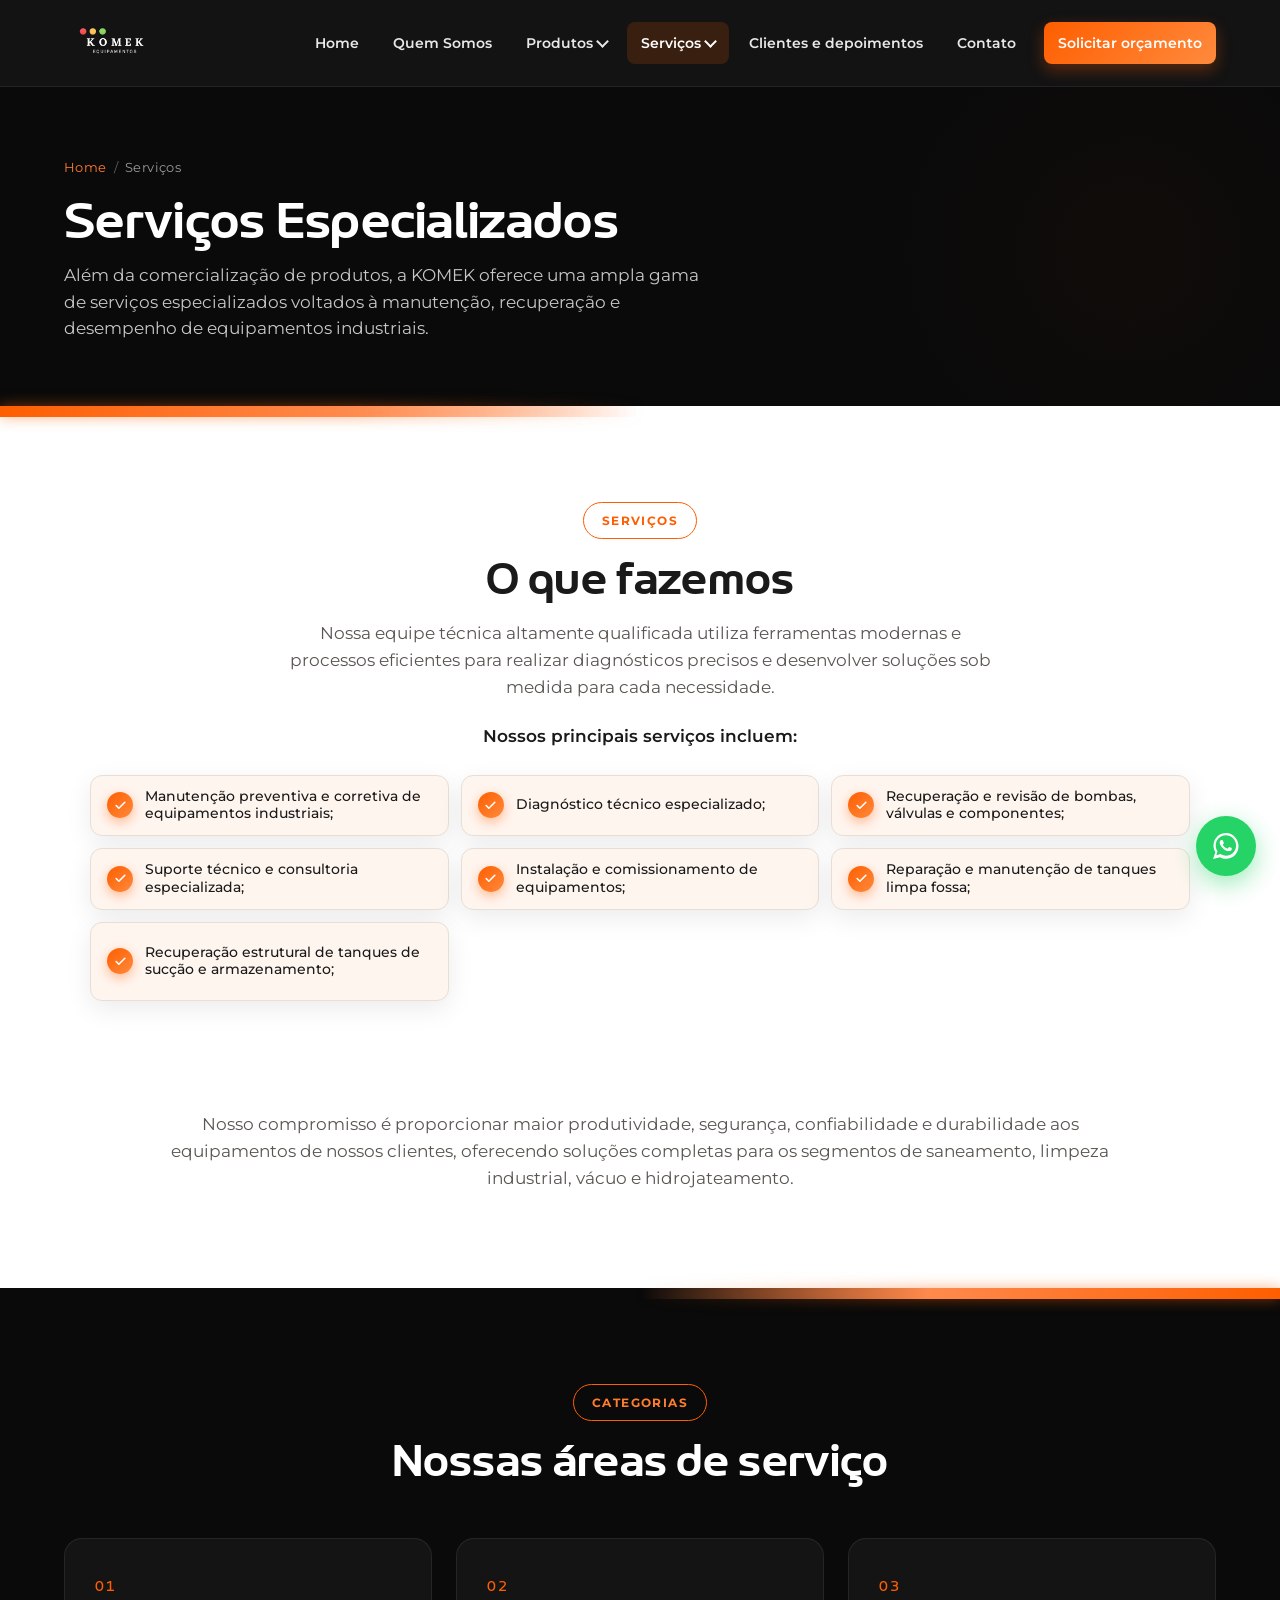
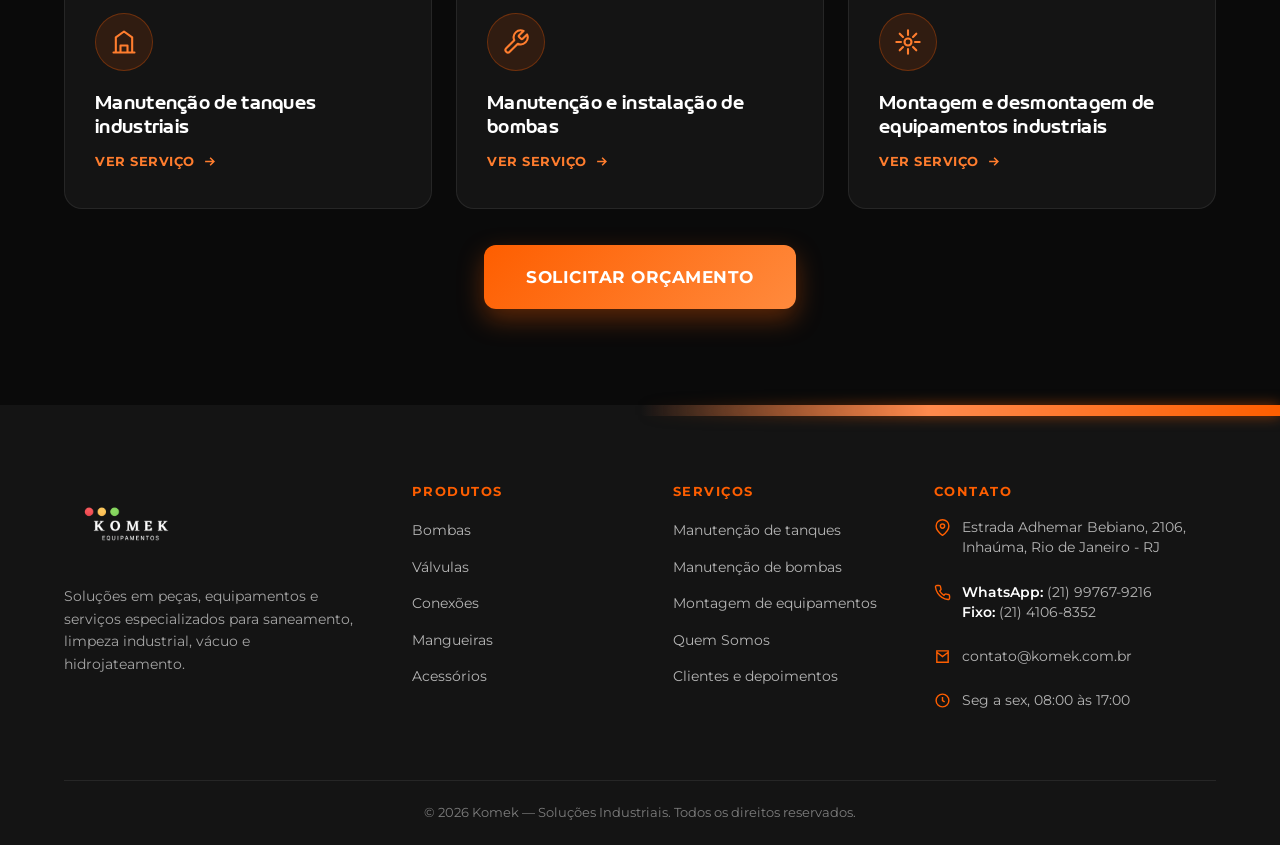
<file: servicos.html>
<!DOCTYPE html>
<html lang="pt-BR">
<head>
<meta charset="UTF-8">
<meta name="viewport" content="width=device-width, initial-scale=1.0">
<title>Serviços Especializados — Komek</title>
<meta name="description" content="A KOMEK oferece serviços especializados de manutenção, recuperação e desempenho de equipamentos industriais para saneamento, vácuo e hidrojateamento. Solicite seu orçamento.">
<meta property="og:title" content="Serviços Especializados — Komek">
<meta property="og:description" content="A KOMEK oferece serviços especializados de manutenção, recuperação e desempenho de equipamentos industriais para saneamento, vácuo e hidrojateamento. Solicite seu orçamento.">
<meta property="og:type" content="website">
<link rel="preconnect" href="https://fonts.googleapis.com">
<link rel="preconnect" href="https://fonts.gstatic.com" crossorigin>
<link href="https://fonts.googleapis.com/css2?family=Montserrat:wght@300;400;500;600;700;800&display=swap" rel="stylesheet">
<link rel="stylesheet" href="css/style.css">
</head>
<body>
<header class="site-header" id="header">
  <div class="wrap">
    <nav class="nav">
      <a href="index.html" class="logo"><img src="img/logo-komek-web.png" alt="KOMEK Equipamentos"></a>
      <ul class="nav-menu" id="navMenu">
        <li><a href="index.html">Home</a></li>
        <li><a href="quem-somos.html">Quem Somos</a></li>
        <li class="has-drop">
          <a href="produtos.html">Produtos <i class="caret"></i></a>
          <ul class="dropdown">
            <li><a href="produtos-bombas.html">Bombas</a></li>
            <li><a href="produtos-valvulas.html">Válvulas</a></li>
            <li><a href="produtos-conexoes.html">Conexões</a></li>
            <li><a href="produtos-mangueiras.html">Mangueiras</a></li>
            <li><a href="produtos-acessorios.html">Acessórios</a></li>
          </ul>
        </li>
        <li class="has-drop">
          <a href="servicos.html">Serviços <i class="caret"></i></a>
          <ul class="dropdown">
            <li><a href="servicos-tanques.html">Manutenção de tanques industriais</a></li>
            <li><a href="servicos-manutencao.html">Manutenção e instalação de bombas</a></li>
            <li><a href="servicos-consultoria.html">Montagem e desmontagem de equipamentos industriais</a></li>
          </ul>
        </li>
        <li><a href="clientes.html">Clientes e depoimentos</a></li>
        <li><a href="contato.html">Contato</a></li>
        <li><a href="https://wa.me/5521997679216" class="is-cta" target="_blank" rel="noopener">Solicitar orçamento</a></li>
      </ul>
      <button class="burger" id="burger" aria-label="Abrir menu"><span></span><span></span><span></span></button>
    </nav>
  </div>
</header>
<section class="page-hero">
  <video class="hero-video" autoplay muted loop playsinline>
    <source src="video/servicos.mp4" type="video/mp4">
  </video>
  <div class="hero-overlay hero-overlay--dark"></div>
  <div class="wrap">
    <div class="crumbs"><a href="index.html">Home</a><span>/</span>Serviços</div>
    <h1>Serviços Especializados</h1>
    <p class="sub">Além da comercialização de produtos, a KOMEK oferece uma ampla gama de serviços especializados voltados à manutenção, recuperação e desempenho de equipamentos industriais.</p>
  </div>
</section>

<section class="sec">
  <div class="sec-divider"></div>
  <div class="wrap">
    <div class="sec-head center"><span class="eyebrow outline">Serviços</span><h2>O que fazemos</h2><p class="lead">Nossa equipe técnica altamente qualificada utiliza ferramentas modernas e processos eficientes para realizar diagnósticos precisos e desenvolver soluções sob medida para cada necessidade.</p></div>
    <p class="lead" style="max-width:940px;margin:22px auto 6px;font-weight:600;color:var(--texto);text-align:center;">Nossos principais serviços incluem:</p>
    <div class="svc-grid-list">
      <div class="svc-item"><span class="svc-check"><svg viewBox="0 0 24 24"><path d="M20 6L9 17l-5-5"/></svg></span><p>Manutenção preventiva e corretiva de equipamentos industriais;</p></div>
      <div class="svc-item"><span class="svc-check"><svg viewBox="0 0 24 24"><path d="M20 6L9 17l-5-5"/></svg></span><p>Diagnóstico técnico especializado;</p></div>
      <div class="svc-item"><span class="svc-check"><svg viewBox="0 0 24 24"><path d="M20 6L9 17l-5-5"/></svg></span><p>Recuperação e revisão de bombas, válvulas e componentes;</p></div>
      <div class="svc-item"><span class="svc-check"><svg viewBox="0 0 24 24"><path d="M20 6L9 17l-5-5"/></svg></span><p>Suporte técnico e consultoria especializada;</p></div>
      <div class="svc-item"><span class="svc-check"><svg viewBox="0 0 24 24"><path d="M20 6L9 17l-5-5"/></svg></span><p>Instalação e comissionamento de equipamentos;</p></div>
      <div class="svc-item"><span class="svc-check"><svg viewBox="0 0 24 24"><path d="M20 6L9 17l-5-5"/></svg></span><p>Reparação e manutenção de tanques limpa fossa;</p></div>
      <div class="svc-item"><span class="svc-check"><svg viewBox="0 0 24 24"><path d="M20 6L9 17l-5-5"/></svg></span><p>Recuperação estrutural de tanques de sucção e armazenamento;</p></div>
      <div class="svc-item"><span class="svc-check"><svg viewBox="0 0 24 24"><path d="M20 6L9 17l-5-5"/></svg></span><p>Instalação de tanques industriais;</p></div>
      <div class="svc-item"><span class="svc-check"><svg viewBox="0 0 24 24"><path d="M20 6L9 17l-5-5"/></svg></span><p>Certificação e adequação de tanques industriais conforme normas técnicas aplicáveis;</p></div>
      <div class="svc-item"><span class="svc-check"><svg viewBox="0 0 24 24"><path d="M20 6L9 17l-5-5"/></svg></span><p>Inspeções técnicas e avaliação de integridade de equipamentos;</p></div>
      <div class="svc-item"><span class="svc-check"><svg viewBox="0 0 24 24"><path d="M20 6L9 17l-5-5"/></svg></span><p>Consultoria para otimização operacional e aumento da vida útil dos ativos.</p></div>
    </div>
    <p class="lead" style="max-width:940px;margin:18px auto 0;text-align:center;">Nosso compromisso é proporcionar maior produtividade, segurança, confiabilidade e durabilidade aos equipamentos de nossos clientes, oferecendo soluções completas para os segmentos de saneamento, limpeza industrial, vácuo e hidrojateamento.</p>
  </div>
</section>

<section class="sec dark">
  <div class="sec-divider sec-divider--right"></div>
  <div class="wrap">
    <div class="sec-head center"><span class="eyebrow on-dark outline">Categorias</span><h2>Nossas áreas de serviço</h2></div>
    <div class="serv-grid">
      <a class="serv-card" href="servicos-tanques.html">
        <div class="serv-num">01</div>
        <div class="serv-ic"><svg viewBox="0 0 24 24"><path d="M3 21h18M5 21V8l7-5 7 5v13M9 21v-6h6v6"/></svg></div>
        <h3>Manutenção de tanques industriais</h3>
        <span class="serv-link">Ver serviço <svg viewBox="0 0 24 24"><path d="M5 12h14M13 6l6 6-6 6"/></svg></span>
      </a>
      <a class="serv-card" href="servicos-manutencao.html">
        <div class="serv-num">02</div>
        <div class="serv-ic"><svg viewBox="0 0 24 24"><path d="M14.7 6.3a1 1 0 0 0 0 1.4l1.6 1.6a1 1 0 0 0 1.4 0l3.77-3.77a6 6 0 0 1-7.94 7.94l-6.91 6.91a2.12 2.12 0 0 1-3-3l6.91-6.91a6 6 0 0 1 7.94-7.94l-3.76 3.76z"/></svg></div>
        <h3>Manutenção e instalação de bombas</h3>
        <span class="serv-link">Ver serviço <svg viewBox="0 0 24 24"><path d="M5 12h14M13 6l6 6-6 6"/></svg></span>
      </a>
      <a class="serv-card" href="servicos-consultoria.html">
        <div class="serv-num">03</div>
        <div class="serv-ic"><svg viewBox="0 0 24 24"><path d="M12 2v4M12 18v4M2 12h4M18 12h4M4.9 4.9l2.8 2.8M16.3 16.3l2.8 2.8M19.1 4.9l-2.8 2.8M7.7 16.3l-2.8 2.8"/><circle cx="12" cy="12" r="3"/></svg></div>
        <h3>Montagem e desmontagem de equipamentos industriais</h3>
        <span class="serv-link">Ver serviço <svg viewBox="0 0 24 24"><path d="M5 12h14M13 6l6 6-6 6"/></svg></span>
      </a>
    </div>
    <div class="center mt-btn"><a href="https://wa.me/5521997679216" class="btn lg" target="_blank" rel="noopener">Solicitar orçamento</a></div>
  </div>
</section>
<footer class="footer">
  <div class="sec-divider sec-divider--right"></div>
  <div class="wrap">
    <div class="foot-grid">
      <div class="foot-about">
        <div class="foot-logo"><img src="img/logo-komek-web.png" alt="KOMEK Equipamentos"></div>
        <p>Soluções em peças, equipamentos e serviços especializados para saneamento, limpeza industrial, vácuo e hidrojateamento.</p>
      </div>
      <div class="foot-col">
        <h4>Produtos</h4>
        <ul>
          <li><a href="produtos-bombas.html">Bombas</a></li>
          <li><a href="produtos-valvulas.html">Válvulas</a></li>
          <li><a href="produtos-conexoes.html">Conexões</a></li>
          <li><a href="produtos-mangueiras.html">Mangueiras</a></li>
          <li><a href="produtos-acessorios.html">Acessórios</a></li>
        </ul>
      </div>
      <div class="foot-col">
        <h4>Serviços</h4>
        <ul>
          <li><a href="servicos-tanques.html">Manutenção de tanques</a></li>
          <li><a href="servicos-manutencao.html">Manutenção de bombas</a></li>
          <li><a href="servicos-consultoria.html">Montagem de equipamentos</a></li>
          <li><a href="quem-somos.html">Quem Somos</a></li>
          <li><a href="clientes.html">Clientes e depoimentos</a></li>
        </ul>
      </div>
      <div class="foot-col">
        <h4>Contato</h4>
        <ul class="foot-contact">
          <li><svg viewBox="0 0 24 24"><path d="M21 10c0 7-9 13-9 13s-9-6-9-13a9 9 0 0 1 18 0z"/><circle cx="12" cy="10" r="3"/></svg><span>Estrada Adhemar Bebiano, 2106, Inhaúma, Rio de Janeiro - RJ</span></li>
          <li><svg viewBox="0 0 24 24"><path d="M22 16.92v3a2 2 0 0 1-2.18 2 19.79 19.79 0 0 1-8.63-3.07 19.5 19.5 0 0 1-6-6 19.79 19.79 0 0 1-3.07-8.67A2 2 0 0 1 4.11 2h3a2 2 0 0 1 2 1.72c.13.96.36 1.9.7 2.81a2 2 0 0 1-.45 2.11L8.09 9.91a16 16 0 0 0 6 6l1.27-1.27a2 2 0 0 1 2.11-.45c.9.34 1.85.57 2.81.7A2 2 0 0 1 22 16.92z"/></svg><span><b>WhatsApp:</b> (21) 99767-9216<br><b>Fixo:</b> (21) 4106-8352</span></li>
          <li><svg viewBox="0 0 24 24"><path d="M4 4h16v16H4zM4 6l8 6 8-6"/></svg><span>contato@komek.com.br</span></li>
          <li><svg viewBox="0 0 24 24"><circle cx="12" cy="12" r="9"/><path d="M12 7v5l3 2"/></svg><span>Seg a sex, 08:00 às 17:00</span></li>
        </ul>
      </div>
    </div>
    <div class="foot-bottom">© 2026 Komek — Soluções Industriais. Todos os direitos reservados.</div>
  </div>
</footer>
<a href="https://wa.me/5521997679216" class="wa-float" target="_blank" rel="noopener" aria-label="Falar no WhatsApp">
  <svg viewBox="0 0 32 32"><path d="M16 3C9 3 3.5 8.5 3.5 15.5c0 2.4.7 4.7 1.9 6.7L3 29l7-1.8c1.9 1 4 1.6 6 1.6 7 0 12.5-5.5 12.5-12.5S23 3 16 3zm0 22.7c-1.8 0-3.6-.5-5.1-1.4l-.4-.2-4.1 1.1 1.1-4-.3-.4c-1-1.6-1.5-3.4-1.5-5.3 0-5.6 4.6-10.2 10.2-10.2s10.2 4.6 10.2 10.2-4.5 10.2-10.1 10.2zm5.6-7.6c-.3-.2-1.8-.9-2.1-1-.3-.1-.5-.2-.7.2-.2.3-.8 1-1 1.2-.2.2-.4.2-.7.1-.3-.2-1.3-.5-2.5-1.5-.9-.8-1.5-1.8-1.7-2.1-.2-.3 0-.5.1-.6.1-.1.3-.4.5-.6.1-.2.2-.3.3-.5.1-.2 0-.4 0-.6-.1-.2-.7-1.7-1-2.3-.3-.6-.5-.5-.7-.5h-.6c-.2 0-.5.1-.8.4-.3.3-1 1-1 2.5s1.1 2.9 1.2 3.1c.2.2 2.1 3.2 5.1 4.5.7.3 1.3.5 1.7.6.7.2 1.4.2 1.9.1.6-.1 1.8-.7 2-1.4.3-.7.3-1.3.2-1.4-.1-.2-.3-.2-.6-.4z"/></svg>
</a>
<script src="js/main.js"></script>
</body>
</html>
</file>
<file: css/style.css>
/* KOMEK — Design System compartilhado (base: home-v1.html) */
@font-face{font-family:'LT Wave';src:url('../fonts/ltwave/LTWave-Regular.ttf') format('truetype');font-weight:400;font-style:normal;font-display:swap}
@font-face{font-family:'LT Wave';src:url('../fonts/ltwave/LTWave-Bold.ttf') format('truetype');font-weight:700;font-style:normal;font-display:swap}
@font-face{font-family:'LT Wave';src:url('../fonts/ltwave/LTWave-Light.ttf') format('truetype');font-weight:300;font-style:normal;font-display:swap}
:root{--preto:#0a0a0a;--preto-2:#141414;--preto-3:#1d1d1d;--branco:#ffffff;--creme:#FFEBDF;--creme-2:#fff5ef;--laranja:#FE5E00;--laranja-claro:#ff7d2e;--laranja-escuro:#d94e00;--texto:#1a1a1a;--texto-suave:#5a5550;--cinza-borda:#e7ded7;--grad-laranja:linear-gradient(135deg,#FE5E00 0%,#ff8a3d 100%);--grad-preto:linear-gradient(160deg,#141414 0%,#0a0a0a 100%);--sombra:0 14px 40px rgba(0,0,0,.12);--sombra-card:0 8px 26px rgba(0,0,0,.08)}
*{margin:0;padding:0;box-sizing:border-box}
html{scroll-behavior:smooth}
body{font-family:'Montserrat',sans-serif;color:var(--texto);background:var(--branco);line-height:1.6;overflow-x:hidden}
h1,h2,h3,h4,.title{font-family:'LT Wave','Montserrat',sans-serif;line-height:1.05;font-weight:700;letter-spacing:.3px}
img{max-width:100%;display:block}
a{text-decoration:none;color:inherit}
.wrap{max-width:1200px;margin:0 auto;padding:0 24px}
.orange{color:var(--laranja)}
section{position:relative}
.eyebrow{display:inline-flex;align-items:center;gap:8px;width:max-content;background:var(--grad-laranja);color:#fff;font-family:'Montserrat',sans-serif;font-size:12px;font-weight:700;letter-spacing:1.4px;text-transform:uppercase;padding:8px 18px;border-radius:50px;box-shadow:0 6px 18px rgba(254,94,0,.32)}
.eyebrow.outline{background:transparent;border:1.5px solid var(--laranja);color:var(--laranja);box-shadow:none}
.eyebrow.on-dark.outline{color:var(--laranja-claro);border-color:var(--laranja)}
.center{text-align:center}
.center .eyebrow{margin-left:auto;margin-right:auto}
.btn{position:relative;overflow:hidden;display:inline-flex;align-items:center;gap:10px;background:var(--grad-laranja);color:#fff;font-family:'Montserrat',sans-serif;font-weight:700;font-size:15px;letter-spacing:.5px;text-transform:uppercase;padding:16px 32px;border-radius:12px;border:none;cursor:pointer;box-shadow:0 10px 26px rgba(254,94,0,.34),0 0 0 0 rgba(254,94,0,.5);transition:transform .25s,box-shadow .25s;animation:btn-glow 2.8s ease-out infinite}
.btn::before{content:"";position:absolute;top:0;left:0;width:60%;height:100%;background:linear-gradient(100deg,transparent 0%,rgba(255,255,255,.4) 50%,transparent 100%);transform:translateX(-180%) skewX(-18deg);animation:btn-shine 8s ease-in-out infinite;pointer-events:none}
.btn:hover{transform:translateY(-3px) scale(1.03);box-shadow:0 16px 34px rgba(254,94,0,.46)}
.btn.lg{font-size:16.5px;padding:19px 42px}
.btn.sm{font-size:13px;padding:12px 22px}
.btn.ghost{background:transparent;color:#fff;border:1.5px solid rgba(255,255,255,.55);box-shadow:none;animation:none}
.btn.ghost::before{display:none}
.btn.ghost:hover{background:rgba(255,255,255,.1);border-color:#fff;transform:translateY(-3px)}
.btn.ghost.dark{color:var(--texto);border-color:rgba(10,10,10,.25)}
.btn.ghost.dark:hover{background:rgba(10,10,10,.05);border-color:var(--preto)}
@keyframes btn-glow{0%{box-shadow:0 10px 26px rgba(254,94,0,.34),0 0 0 0 rgba(254,94,0,.5)}60%{box-shadow:0 10px 26px rgba(254,94,0,.34),0 0 0 12px rgba(254,94,0,0)}100%{box-shadow:0 10px 26px rgba(254,94,0,.34),0 0 0 0 rgba(254,94,0,0)}}
@keyframes btn-shine{0%{transform:translateX(-180%) skewX(-18deg)}40%{transform:translateX(230%) skewX(-18deg)}100%{transform:translateX(230%) skewX(-18deg)}}
@media (prefers-reduced-motion:reduce){.btn{animation:none;box-shadow:0 10px 26px rgba(254,94,0,.34)}.btn::before{display:none}}
.ph{background:var(--grad-preto);color:rgba(255,255,255,.5);display:flex;align-items:center;justify-content:center;text-align:center;font-size:12px;font-weight:700;letter-spacing:2px;text-transform:uppercase;border-radius:18px;padding:24px;position:relative;overflow:hidden;border:1px solid rgba(255,255,255,.08)}
.ph::after{content:"";position:absolute;inset:0;background:repeating-linear-gradient(45deg,rgba(254,94,0,.05) 0 12px,transparent 12px 24px)}
.ph span{position:relative;z-index:1}
.ph.light{background:linear-gradient(135deg,#f3e7dd 0%,#e9d8cc 100%);color:var(--laranja-escuro);border-color:rgba(254,94,0,.18)}
.site-header{position:sticky;top:0;z-index:1000;background:rgba(10,10,10,.96);backdrop-filter:blur(8px);border-bottom:1px solid rgba(255,255,255,.07);transition:box-shadow .3s}
.site-header.scrolled{box-shadow:0 6px 24px rgba(0,0,0,.35)}
.nav{display:flex;align-items:center;justify-content:space-between;height:86px}
.logo{font-family:'LT Wave',sans-serif;font-weight:700;font-size:26px;letter-spacing:1px;color:#fff}
.logo{display:inline-flex;align-items:center}
.logo img{height:64px;width:auto;display:block}
.logo b{color:var(--laranja)}
.nav-menu{display:flex;align-items:center;gap:6px;list-style:none}
.nav-menu>li{position:relative}
.nav-menu>li>a{display:flex;align-items:center;gap:5px;color:#e8e8e8;font-size:14px;font-weight:600;padding:10px 14px;border-radius:8px;transition:color .2s,background .2s}
.nav-menu>li>a:hover{color:#fff;background:rgba(255,255,255,.06)}
.nav-menu>li>a.active{color:#fff;background:rgba(254,94,0,.16)}
.nav-menu>li>a .caret{width:9px;height:9px;border-right:2px solid currentColor;border-bottom:2px solid currentColor;transform:rotate(45deg);margin-top:-3px;transition:transform .25s}
.nav-menu>li.has-drop:hover>a .caret{transform:rotate(-135deg);margin-top:2px}
.nav-menu>li>a.is-cta{background:var(--grad-laranja);color:#fff;margin-left:8px;box-shadow:0 6px 16px rgba(254,94,0,.3)}
.nav-menu>li>a.is-cta:hover{background:var(--grad-laranja);transform:translateY(-2px)}
.dropdown{position:absolute;top:calc(100% + 6px);left:0;min-width:270px;background:#141414;border:1px solid rgba(255,255,255,.09);border-radius:12px;padding:8px;list-style:none;opacity:0;visibility:hidden;transform:translateY(10px);transition:opacity .22s,transform .22s,visibility .22s;box-shadow:0 20px 44px rgba(0,0,0,.5)}
.nav-menu>li.has-drop:hover .dropdown{opacity:1;visibility:visible;transform:translateY(0)}
.dropdown::before{content:"";position:absolute;top:-6px;left:0;width:100%;height:6px}
.dropdown li a{display:block;color:#d8d8d8;font-size:13.5px;font-weight:500;padding:11px 14px;border-radius:8px;transition:color .2s,background .2s,padding-left .2s;border-left:2px solid transparent}
.dropdown li a:hover{color:#fff;background:rgba(254,94,0,.12);border-left-color:var(--laranja);padding-left:18px}
.burger{display:none;flex-direction:column;gap:5px;background:none;border:none;cursor:pointer;padding:8px}
.burger span{width:26px;height:2.5px;background:#fff;border-radius:2px;transition:.3s}
.burger.open span:nth-child(1){transform:translateY(7.5px) rotate(45deg)}
.burger.open span:nth-child(2){opacity:0}
.burger.open span:nth-child(3){transform:translateY(-7.5px) rotate(-45deg)}
.hero{background:var(--preto);color:#fff;padding:90px 0 100px;overflow:hidden;position:relative}
.hero::before{content:"";position:absolute;top:-20%;right:-10%;width:600px;height:600px;background:radial-gradient(circle,rgba(254,94,0,.16),transparent 65%);pointer-events:none}
.hero-grid{display:grid;grid-template-columns:1.1fr .9fr;gap:52px;align-items:center;position:relative;z-index:1}
.hero h1{font-size:clamp(38px,5.2vw,62px);line-height:1.02;margin:20px 0 20px}
.hero-copy>h1:first-child{margin-top:0}
.hero h1 .orange{display:inline-block}
.hero .sub{font-size:clamp(15px,1.3vw,17px);color:#c7c7c7;max-width:560px;margin-bottom:20px}
.hero .sub strong{color:#fff;font-weight:600}
.hero-support{font-family:'LT Wave',sans-serif;font-size:15px;letter-spacing:1px;color:var(--laranja-claro);text-transform:uppercase;margin-bottom:34px}
.hero-ctas{display:flex;flex-wrap:wrap;gap:16px}
.hero-photo{position:relative}
.hero-photo .ph{aspect-ratio:4/5;border-radius:24px}
.deco-ring{position:absolute;border:1.5px solid rgba(254,94,0,.28);border-radius:50%;pointer-events:none}
.deco-ring.r1{width:150px;height:150px;top:-34px;right:-34px}
.deco-ring.r2{width:90px;height:90px;bottom:40px;left:-40px}
.hero-badge{position:absolute;bottom:22px;left:-24px;background:var(--branco);color:var(--preto);border-radius:16px;padding:16px 20px;box-shadow:var(--sombra);z-index:3;border-top:3px solid var(--laranja)}
.hero-badge b{font-family:'LT Wave',sans-serif;font-size:30px;color:var(--laranja);display:block;line-height:1}
.hero-badge small{font-size:11px;font-weight:600;letter-spacing:.5px;color:var(--texto-suave);text-transform:uppercase}
.page-hero{background:var(--preto);color:#fff;padding:70px 0 64px;position:relative;overflow:hidden}
.page-hero::before{content:"";position:absolute;top:-30%;right:-8%;width:520px;height:520px;background:radial-gradient(circle,rgba(254,94,0,.15),transparent 65%);pointer-events:none}
.page-hero .wrap{position:relative;z-index:1}
.page-hero h1{font-size:clamp(32px,4.4vw,52px);margin:16px 0 14px;line-height:1.04}
.page-hero .sub{font-size:clamp(15px,1.3vw,18px);color:#c7c7c7;max-width:640px}
.crumbs{font-size:13px;color:#9a9a9a;letter-spacing:.4px;margin-bottom:6px}
.crumbs a{color:var(--laranja-claro)}
.crumbs a:hover{text-decoration:underline}
.crumbs span{opacity:.6;margin:0 7px}
.marquee{background:#2A2A2A;position:relative;z-index:2;overflow:hidden}
.marquee-bar{width:100%;padding:16px 24px}
.marquee-track{display:flex;flex-wrap:wrap;align-items:center;justify-content:center;row-gap:6px}
.marquee-track span{font-family:'LT Wave',sans-serif;font-size:14px;letter-spacing:1.8px;text-transform:uppercase;font-weight:700;color:#f2f2f2;padding:0 11px;white-space:nowrap}
.marquee-track .dot{color:var(--laranja);padding:0 2px}
.sec{padding:96px 0}
.sec.tight{padding:70px 0}
.sec.creme{background:var(--creme)}
.sec.dark{background:var(--preto);color:#fff}
.sec.dark h2,.sec.dark h3,.sec.dark h4{color:#fff}
.sec-head{max-width:720px}
.sec-head.center{margin:0 auto}
.sec h2{font-size:clamp(30px,3.6vw,48px);margin:16px 0 16px;line-height:1.06}
.sec .lead{font-size:17px;color:var(--texto-suave)}
.sec.dark .lead{color:#c2c2c2}
.mt-btn{margin-top:36px}
.diff3{display:grid;grid-template-columns:repeat(3,1fr);gap:26px;margin-top:52px}
.diff3:first-child{margin-top:0}
.diff-card{background:#fff;border-radius:18px;padding:38px 32px;box-shadow:var(--sombra-card);border-top:3px solid transparent;transition:transform .45s ease,box-shadow .45s ease,border-color .45s ease,filter .45s ease,opacity .45s ease;position:relative;overflow:hidden}
.diff-card:hover{transform:translateY(-4px);box-shadow:0 16px 36px rgba(0,0,0,.13);border-top-color:var(--laranja)}
.diff3:hover .diff-card:not(:hover){filter:blur(3px) saturate(.8);opacity:.55}
.diff-ic{width:62px;height:62px;border-radius:14px;background:var(--grad-laranja);display:flex;align-items:center;justify-content:center;margin-bottom:22px;box-shadow:0 8px 20px rgba(254,94,0,.28)}
.diff-ic svg{width:30px;height:30px;stroke:#fff;stroke-width:2;fill:none;stroke-linecap:round;stroke-linejoin:round}
.diff-card h3{font-size:22px;margin-bottom:12px}
.diff-card p{font-size:14.5px;color:var(--texto-suave)}
.about-split{display:grid;grid-template-columns:.95fr 1.05fr;gap:56px;align-items:center}
.about-img{position:relative}
.about-img .ph{aspect-ratio:4/3;border-radius:22px}
.about-img .deco-ring{width:130px;height:130px;border-color:rgba(254,94,0,.35);bottom:-26px;right:-26px}
.about-text h2{margin-bottom:20px}
.about-text p{font-size:16px;color:var(--texto-suave);margin-bottom:16px}
.about-mini{display:flex;gap:14px;margin:26px 0 30px;flex-wrap:wrap}
.about-mini .chip{display:inline-flex;align-items:center;gap:8px;background:var(--creme);color:var(--laranja-escuro);font-size:13px;font-weight:600;padding:8px 15px;border-radius:50px}
.about-mini .chip::before{content:"";width:7px;height:7px;border-radius:50%;background:var(--laranja)}
.serv-grid{display:grid;grid-template-columns:repeat(3,1fr);gap:24px;margin-top:52px}
.serv-card{position:relative;background:var(--preto-2);border:1px solid rgba(255,255,255,.08);border-radius:18px;padding:36px 30px;overflow:hidden;transition:transform .28s,border-color .28s;display:flex;flex-direction:column}
.serv-card::before{content:"";position:absolute;top:0;left:0;width:100%;height:3px;background:var(--grad-laranja);transform:scaleX(0);transform-origin:left;transition:transform .35s}
.serv-card:hover{transform:translateY(-6px);border-color:rgba(254,94,0,.4)}
.serv-card:hover::before{transform:scaleX(1)}
.serv-num{font-family:'LT Wave',sans-serif;font-size:15px;color:var(--laranja);letter-spacing:2px;margin-bottom:14px}
.serv-ic{width:58px;height:58px;border-radius:50%;background:rgba(254,94,0,.12);display:flex;align-items:center;justify-content:center;margin-bottom:20px;border:1px solid rgba(254,94,0,.3)}
.serv-ic svg{width:28px;height:28px;stroke:var(--laranja-claro);stroke-width:1.8;fill:none;stroke-linecap:round;stroke-linejoin:round}
.serv-card h3{font-size:20px;margin-bottom:12px;line-height:1.2}
.serv-card p{font-size:14px;color:#b7b7b7;margin-bottom:20px}
.serv-link{display:inline-flex;align-items:center;gap:7px;color:var(--laranja-claro);font-size:13px;font-weight:700;letter-spacing:.5px;text-transform:uppercase;margin-top:auto}
.serv-link svg{width:15px;height:15px;stroke:currentColor;stroke-width:2.5;fill:none;transition:transform .25s}
.serv-card:hover .serv-link svg{transform:translateX(4px)}
.prod-grid{display:grid;grid-template-columns:repeat(5,1fr);gap:20px;margin-top:52px}
.prod-card{background:#fff;border-radius:16px;overflow:hidden;box-shadow:var(--sombra-card);transition:transform .28s,box-shadow .28s;display:block}
.prod-card:hover{transform:translateY(-6px);box-shadow:0 18px 38px rgba(0,0,0,.14)}
.prod-thumb{aspect-ratio:1/1;background:var(--grad-preto);position:relative;overflow:hidden;display:flex;align-items:center;justify-content:center}
.prod-thumb .prod-photo{position:absolute;inset:0;width:100%;height:100%;object-fit:cover;z-index:0}
.prod-thumb::after{content:"";position:absolute;inset:0;z-index:1;background:linear-gradient(to top,rgba(10,10,10,.74) 0%,rgba(10,10,10,.42) 55%,rgba(10,10,10,.3) 100%)}
.prod-thumb .plabel{position:relative;z-index:2;color:rgba(255,255,255,.92);font-size:11px;font-weight:700;letter-spacing:2px;text-transform:uppercase;text-shadow:0 1px 6px rgba(0,0,0,.4)}
.prod-ic{position:absolute;bottom:12px;right:12px;z-index:3;width:42px;height:42px;border-radius:11px;background:var(--grad-laranja);display:flex;align-items:center;justify-content:center;box-shadow:0 6px 16px rgba(254,94,0,.4)}
.prod-ic svg{width:22px;height:22px;stroke:#fff;stroke-width:2;fill:none;stroke-linecap:round;stroke-linejoin:round}
.prod-body{padding:20px 18px 22px}
.prod-body h3{font-size:18px;margin-bottom:7px}
.prod-body p{font-size:13px;color:var(--texto-suave);line-height:1.45}
@media(max-width:1050px){.prod-grid{grid-template-columns:repeat(3,1fr)}}
.why-grid{display:grid;grid-template-columns:repeat(3,1fr);gap:22px;margin-top:52px}
.why-item{display:flex;gap:16px;align-items:center;background:var(--creme-2);border:1px solid var(--cinza-borda);border-radius:14px;padding:24px 22px;transition:transform .25s,box-shadow .25s}
.why-item:hover{transform:translateY(-4px);box-shadow:var(--sombra-card)}
.why-ck{flex-shrink:0;width:40px;height:40px;border-radius:11px;background:var(--grad-laranja);display:flex;align-items:center;justify-content:center;box-shadow:0 6px 14px rgba(254,94,0,.3)}
.why-ck svg{width:20px;height:20px;stroke:#fff;stroke-width:3;fill:none;stroke-linecap:round;stroke-linejoin:round}
.why-item h3{font-size:16.5px;line-height:1.25}
.sec.dark .why-item{background:var(--preto-2);border-color:rgba(255,255,255,.08)}
.stats{background:var(--grad-laranja);color:#fff;padding:56px 0}
.stats-grid{display:flex;gap:40px;justify-content:center;flex-wrap:wrap;align-items:center}
.stat{text-align:center;min-width:170px}
.stat b{font-family:'LT Wave',sans-serif;font-size:52px;line-height:1;display:block}
.stat span{font-size:14px;font-weight:600;letter-spacing:.5px;text-transform:uppercase;opacity:.92}
.seg-grid{display:grid;grid-template-columns:repeat(3,1fr);gap:16px;margin:44px 0 0}
.seg-card{display:flex;align-items:center;gap:12px;background:#fff;border-radius:12px;padding:18px 20px;box-shadow:var(--sombra-card);font-weight:600;font-size:14.5px;transition:transform .25s}
.seg-card:hover{transform:translateY(-3px)}
.seg-card .sdot{width:9px;height:9px;border-radius:50%;background:var(--laranja);flex-shrink:0}
.logos{display:flex;gap:18px;flex-wrap:wrap;justify-content:center;margin-top:44px}
.logo-card{background:#fff;border:1px solid var(--cinza-borda);border-radius:12px;padding:22px 30px;width:180px;height:100px;display:flex;align-items:center;justify-content:center;box-shadow:0 4px 14px rgba(0,0,0,.05);transition:transform .25s,border-color .25s,box-shadow .25s}
.logo-card img{max-width:100%;max-height:64px;width:auto;object-fit:contain;filter:grayscale(1);opacity:.85;transition:filter .25s,opacity .25s}
.logo-card:hover{transform:translateY(-4px);border-color:rgba(254,94,0,.4);box-shadow:0 10px 26px rgba(0,0,0,.1)}
.logo-card:hover img{filter:grayscale(0);opacity:1}
.tst-grid{display:grid;grid-template-columns:repeat(3,1fr);gap:24px;margin-top:52px}
.tst-card{background:#fff;border-radius:18px;border-top:4px solid var(--laranja);padding:30px 28px;box-shadow:var(--sombra-card);display:flex;flex-direction:column;transition:transform .28s,box-shadow .28s}
.tst-card:hover{transform:translateY(-6px);box-shadow:0 18px 40px rgba(0,0,0,.12)}
.tst-stars{color:var(--laranja);font-size:17px;letter-spacing:2px;margin-bottom:14px}
.tst-quote{font-size:14.5px;color:#3a3a3a;line-height:1.6;font-style:italic;margin-bottom:22px;flex:1}
.tst-author{display:flex;align-items:center;gap:14px}
.tst-avatar{width:48px;height:48px;border-radius:50%;background:var(--grad-preto);color:#fff;display:flex;align-items:center;justify-content:center;font-family:'LT Wave',sans-serif;font-size:17px;font-weight:700;border:2px solid var(--laranja)}
.tst-author h4{font-size:15.5px;margin-bottom:2px}
.tst-author p{font-size:12.5px;color:var(--texto-suave)}
.prose-split{display:grid;grid-template-columns:1fr 1fr;gap:56px;align-items:start}
.prose h2{font-size:clamp(26px,3vw,38px);margin-bottom:18px}
.prose p{font-size:16px;color:var(--texto-suave);margin-bottom:16px}
.prose p:last-child{margin-bottom:0}
.filter-bar{display:flex;flex-wrap:wrap;gap:14px;align-items:center;justify-content:space-between;margin:44px 0 34px}
.search-box{position:relative;flex:1;min-width:240px;max-width:380px}
.search-box input{width:100%;font-family:'Montserrat',sans-serif;font-size:14.5px;padding:14px 16px 14px 44px;border:1.5px solid var(--cinza-borda);border-radius:12px;background:#fff;color:var(--texto);transition:border-color .2s,box-shadow .2s}
.search-box input:focus{outline:none;border-color:var(--laranja);box-shadow:0 0 0 3px rgba(254,94,0,.14)}
.search-box svg{position:absolute;left:15px;top:50%;transform:translateY(-50%);width:18px;height:18px;stroke:var(--texto-suave);stroke-width:2;fill:none}
.filter-chips{display:flex;flex-wrap:wrap;gap:10px}
.chip-btn{font-family:'Montserrat',sans-serif;font-size:13px;font-weight:600;letter-spacing:.3px;padding:10px 18px;border-radius:50px;border:1.5px solid var(--cinza-borda);background:#fff;color:var(--texto-suave);cursor:pointer;transition:all .2s}
.chip-btn:hover{border-color:var(--laranja);color:var(--laranja-escuro)}
.chip-btn.active{background:var(--grad-laranja);color:#fff;border-color:transparent;box-shadow:0 6px 16px rgba(254,94,0,.3)}
.catalog-grid{display:grid;grid-template-columns:repeat(4,1fr);gap:20px}
@media(max-width:1050px){.catalog-grid{grid-template-columns:repeat(3,1fr)}}
.cat-item{background:#fff;border:1px solid var(--cinza-borda);border-radius:16px;overflow:hidden;box-shadow:var(--sombra-card);display:flex;flex-direction:column;transition:transform .25s,box-shadow .25s}
.cat-item:hover{transform:translateY(-5px);box-shadow:0 16px 34px rgba(0,0,0,.12)}
.cat-item .ph{aspect-ratio:4/3;border-radius:0}
.cat-item .cat-photo{width:100%;aspect-ratio:4/3;object-fit:cover;display:block;background:#fff}
.cat-item-body{padding:18px 18px 20px;display:flex;flex-direction:column;flex:1}
.cat-tag{align-self:flex-start;font-size:10.5px;font-weight:700;letter-spacing:1px;text-transform:uppercase;color:var(--laranja-escuro);background:var(--creme);padding:4px 10px;border-radius:50px;margin-bottom:10px}
.cat-item-body h3{font-size:15.5px;line-height:1.3;margin-bottom:14px;color:var(--texto)}
.cat-item-body .btn{margin-top:auto;width:100%;justify-content:center}
.no-results{grid-column:1/-1;text-align:center;padding:48px 20px;color:var(--texto-suave);font-size:15px}
.item-list{display:grid;grid-template-columns:repeat(2,1fr);gap:22px;margin-top:44px}
.list-item{display:grid;grid-template-columns:120px 1fr;gap:20px;align-items:center;background:#fff;border:1px solid var(--cinza-borda);border-radius:16px;padding:16px;box-shadow:var(--sombra-card);transition:transform .25s,box-shadow .25s}
.list-item:hover{transform:translateY(-4px);box-shadow:0 16px 34px rgba(0,0,0,.1)}
.list-item .ph{width:120px;height:120px;border-radius:12px;padding:10px;font-size:10px}
.list-item .list-photo{width:120px;height:120px;object-fit:cover;border-radius:12px;display:block;background:#fff}
.list-item-body h3{font-size:16.5px;line-height:1.25;margin-bottom:12px;color:var(--texto)}
.list-item-body .btn{padding:11px 20px;font-size:12.5px}
.svc-detail{display:grid;grid-template-columns:1.15fr .85fr;gap:52px;align-items:stretch}
.svc-list{list-style:none;display:grid;gap:14px;margin-top:8px}
.svc-list li{display:flex;gap:14px;align-items:flex-start;background:var(--creme-2);border:1px solid var(--cinza-borda);border-radius:12px;padding:18px 20px;font-size:15px;font-weight:500;color:var(--texto)}
.svc-list li .ck{flex-shrink:0;width:26px;height:26px;border-radius:8px;background:var(--grad-laranja);display:flex;align-items:center;justify-content:center;margin-top:1px}
.svc-list li .ck svg{width:14px;height:14px;stroke:#fff;stroke-width:3;fill:none;stroke-linecap:round;stroke-linejoin:round}
.svc-aside{align-self:stretch;height:100%;display:flex;flex-direction:column;justify-content:center;background:var(--preto);color:#fff;border-radius:22px;padding:36px 32px;border-top:4px solid var(--laranja)}
.svc-aside .ben-label{font-size:12px;font-weight:700;letter-spacing:1.4px;text-transform:uppercase;color:var(--laranja-claro);margin-bottom:12px}
.svc-aside h3{font-size:22px;line-height:1.25;margin-bottom:24px;color:#fff}
.svc-aside .btn{width:100%;justify-content:center}
.cta-band{background:var(--preto);color:#fff;padding:90px 0;text-align:center;position:relative;overflow:hidden}
.cta-band::before{content:"";position:absolute;top:50%;left:50%;transform:translate(-50%,-50%);width:700px;height:700px;background:radial-gradient(circle,rgba(254,94,0,.14),transparent 60%);pointer-events:none}
.cta-band .wrap{position:relative;z-index:1;max-width:760px}
.cta-band h2{font-size:clamp(32px,4vw,52px);margin-bottom:18px}
.cta-band p{font-size:17px;color:#c7c7c7;margin-bottom:34px}
.cta-band .hero-ctas{justify-content:center}
.contact-split{display:grid;grid-template-columns:1.1fr .9fr;gap:52px;align-items:start}
.form-card{background:#fff;border:1px solid var(--cinza-borda);border-radius:22px;padding:38px 34px;box-shadow:var(--sombra-card)}
.form-row{display:grid;grid-template-columns:1fr 1fr;gap:18px}
.field{margin-bottom:18px}
.field label{display:block;font-size:13px;font-weight:600;color:var(--texto);margin-bottom:7px}
.field input,.field textarea{width:100%;font-family:'Montserrat',sans-serif;font-size:14.5px;padding:13px 15px;border:1.5px solid var(--cinza-borda);border-radius:11px;background:#fdfcfb;color:var(--texto);transition:border-color .2s,box-shadow .2s}
.field textarea{min-height:120px;resize:vertical}
.field input:focus,.field textarea:focus{outline:none;border-color:var(--laranja);box-shadow:0 0 0 3px rgba(254,94,0,.14);background:#fff}
.form-card .btn{width:100%;justify-content:center;margin-top:6px}
.form-note{font-size:12.5px;color:var(--texto-suave);text-align:center;margin-top:14px}
.info-card{background:var(--preto);color:#fff;border-radius:22px;padding:38px 34px;border-top:4px solid var(--laranja)}
.info-card h3{font-size:22px;margin-bottom:24px;color:#fff}
.info-list{list-style:none;display:grid;gap:20px}
.info-list li{display:flex;gap:15px;align-items:flex-start}
.info-list li svg{width:20px;height:20px;stroke:var(--laranja-claro);stroke-width:2;fill:none;flex-shrink:0;margin-top:3px}
.info-list .lbl{font-size:11.5px;font-weight:700;letter-spacing:1px;text-transform:uppercase;color:var(--laranja-claro);display:block;margin-bottom:3px}
.info-list .val{font-size:14.5px;color:#e2e2e2;line-height:1.5}
.info-list a.val:hover{color:#fff;text-decoration:underline}
.quick-contact{display:grid;grid-template-columns:repeat(4,1fr);gap:20px;margin-top:44px}
.qc-item{background:#fff;border:1px solid var(--cinza-borda);border-radius:14px;padding:24px 22px;box-shadow:var(--sombra-card);text-align:center}
.qc-item .qc-ic{width:48px;height:48px;border-radius:12px;background:var(--grad-laranja);display:flex;align-items:center;justify-content:center;margin:0 auto 14px}
.qc-item .qc-ic svg{width:22px;height:22px;stroke:#fff;stroke-width:2;fill:none;stroke-linecap:round;stroke-linejoin:round}
.qc-item .lbl{font-size:11px;font-weight:700;letter-spacing:1px;text-transform:uppercase;color:var(--texto-suave);margin-bottom:5px}
.qc-item .val{font-size:14px;font-weight:600;color:var(--texto);line-height:1.4;word-break:break-word}
.footer{background:var(--preto-2);color:#d0d0d0;padding:80px 0 0;position:relative}
.foot-grid{display:grid;grid-template-columns:1.4fr 1fr 1fr 1.3fr;gap:44px;padding-bottom:56px;border-bottom:1px solid rgba(255,255,255,.08)}
.foot-logo{font-family:'LT Wave',sans-serif;font-size:28px;font-weight:700;color:#fff;margin-bottom:16px}
.foot-logo img{height:84px;width:auto;display:block;margin-bottom:16px}
.foot-logo b{color:var(--laranja)}
.foot-about p{font-size:14px;color:#a5a5a5;line-height:1.6;max-width:300px}
.foot-col h4{font-size:13px;text-transform:uppercase;letter-spacing:1.5px;color:var(--laranja);margin-bottom:18px;font-family:'Montserrat',sans-serif;font-weight:700}
.foot-col ul{list-style:none;display:grid;gap:11px}
.foot-col ul a{font-size:14px;color:#b5b5b5;transition:color .2s,padding-left .2s}
.foot-col ul a:hover{color:#fff;padding-left:5px}
.foot-contact li{display:flex;gap:11px;font-size:13.5px;color:#b5b5b5;margin-bottom:13px;line-height:1.5}
.foot-contact li svg{width:17px;height:17px;stroke:var(--laranja);stroke-width:2;fill:none;flex-shrink:0;margin-top:2px}
.foot-contact b{color:#fff;font-weight:600}
.foot-bottom{padding:22px 0;text-align:center;font-size:12.5px;color:#7d7d7d}
.wa-float{position:fixed;bottom:24px;right:24px;z-index:1500;width:60px;height:60px;border-radius:50%;background:#25D366;display:flex;align-items:center;justify-content:center;box-shadow:0 8px 24px rgba(37,211,102,.45);transition:transform .25s;animation:wa-pulse 2.6s ease-out infinite}
.wa-float:hover{transform:scale(1.08)}
.wa-float svg{width:32px;height:32px;fill:#fff}
@keyframes wa-pulse{0%{box-shadow:0 8px 24px rgba(37,211,102,.45),0 0 0 0 rgba(37,211,102,.5)}70%{box-shadow:0 8px 24px rgba(37,211,102,.45),0 0 0 16px rgba(37,211,102,0)}100%{box-shadow:0 8px 24px rgba(37,211,102,.45),0 0 0 0 rgba(37,211,102,0)}}
@media (prefers-reduced-motion:reduce){.wa-float{animation:none}}
.sr-hidden{opacity:0;transform:translateY(28px);transition:opacity .7s cubic-bezier(.2,.7,.2,1),transform .7s cubic-bezier(.2,.7,.2,1)}
.sr-visible{opacity:1;transform:none}
@media (prefers-reduced-motion:reduce){.sr-hidden{opacity:1;transform:none}}
@media(max-width:960px){
  .nav-menu{position:fixed;top:86px;left:0;right:0;flex-direction:column;align-items:stretch;gap:2px;background:#0e0e0e;padding:14px 18px 26px;border-bottom:1px solid rgba(255,255,255,.08);transform:translateY(-140%);transition:transform .35s;max-height:calc(100vh - 86px);overflow-y:auto}
  .nav-menu.open{transform:translateY(0)}
  .nav-menu>li>a{padding:14px 12px;font-size:15px}
  .nav-menu>li>a.is-cta{margin-left:0;margin-top:8px;justify-content:center}
  .dropdown{position:static;opacity:1;visibility:visible;transform:none;box-shadow:none;background:transparent;border:none;padding:2px 0 8px 12px;min-width:0;display:none}
  .nav-menu>li.has-drop.open-sub .dropdown{display:block}
  .nav-menu>li.has-drop>a .caret{margin-left:auto}
  .logo img{height:50px}
  .foot-logo img{height:70px}
  .burger{display:flex}
  .hero-grid{grid-template-columns:1fr;gap:44px}
  .hero-photo{max-width:420px;margin:0 auto;width:100%}
  .about-split{grid-template-columns:1fr;gap:38px}
  .about-img{max-width:460px;margin:0 auto;width:100%;order:-1}
  .prose-split,.svc-detail,.contact-split{grid-template-columns:1fr;gap:34px}
  .svc-aside{height:auto;justify-content:flex-start}
  .diff3,.serv-grid,.why-grid,.tst-grid,.seg-grid,.item-list{grid-template-columns:1fr}
  .catalog-grid{grid-template-columns:repeat(2,1fr)}
  .quick-contact{grid-template-columns:1fr 1fr}
  .foot-grid{grid-template-columns:1fr 1fr;gap:32px}
}
@media(max-width:680px){
  .sec{padding:68px 0}
  .hero{padding:64px 0 76px}
  .prod-grid{grid-template-columns:1fr 1fr}
  .catalog-grid{grid-template-columns:1fr}
  .form-row{grid-template-columns:1fr}
  .quick-contact{grid-template-columns:1fr}
  .list-item{grid-template-columns:90px 1fr;gap:14px}
  .list-item .ph,.list-item .list-photo{width:90px;height:90px}
  .foot-grid{grid-template-columns:1fr}
  .stat b{font-size:44px}
  .marquee-bar{padding:14px 16px}
  .marquee-track span{font-size:11px;letter-spacing:.8px;padding:0 7px}
  .logos{gap:12px}
  .logo-card{width:calc(33.33% - 8px);height:82px;padding:14px}
  .logo-card img{max-height:48px}
}

/* Home — mapa full-bleed */
.home-map{position:relative;left:50%;right:50%;margin-left:-50vw;margin-right:-50vw;width:100vw;line-height:0;overflow:hidden}
.home-map iframe{display:block;width:100%;height:460px;border:0}
@media(max-width:640px){
  .home-map iframe{height:320px}
}

/* ---- Grid de servicos (secao O que fazemos) ---- */
.svc-grid-list{display:grid;grid-template-columns:repeat(3,1fr);gap:12px;max-width:1100px;margin:24px auto 0}
.svc-item{display:flex;align-items:center;gap:12px;background:var(--creme-2);border:1px solid var(--cinza-borda);border-radius:12px;padding:12px 16px;box-shadow:var(--sombra-card);transition:transform .25s,box-shadow .25s}
.svc-item:hover{transform:translateY(-3px);box-shadow:var(--sombra)}
.svc-check{flex:none;width:26px;height:26px;border-radius:50%;background:var(--grad-laranja);display:flex;align-items:center;justify-content:center;box-shadow:0 4px 12px rgba(254,94,0,.4)}
.svc-check svg{width:13px;height:13px;stroke:#fff;stroke-width:3;fill:none;stroke-linecap:round;stroke-linejoin:round}
.svc-item p{margin:0;font-size:13.5px;font-weight:500;line-height:1.32;color:var(--texto)}
@media(max-width:980px){
  .svc-grid-list{grid-template-columns:repeat(2,1fr)}
}
@media(max-width:620px){
  .svc-grid-list{grid-template-columns:1fr;gap:10px;margin-top:20px}
}

/* ---- Video de fundo no hero (home + paginas internas) ---- */
.hero-video{position:absolute;inset:0;width:100%;height:100%;object-fit:cover;z-index:0;pointer-events:none;border:0}
.hero-overlay{position:absolute;inset:0;z-index:0;pointer-events:none;background:linear-gradient(90deg,rgba(0,0,0,.88) 0%,rgba(0,0,0,.82) 28%,rgba(0,0,0,.45) 58%,rgba(0,0,0,.10) 82%,rgba(0,0,0,0) 100%)}
.hero-overlay--dark{background:linear-gradient(90deg,rgba(10,10,10,.92) 0%,rgba(10,10,10,.82) 100%)}
.hero .hero-grid{z-index:2}
@media(max-width:768px){
  .hero-overlay{background:linear-gradient(180deg,rgba(0,0,0,.82) 0%,rgba(0,0,0,.70) 55%,rgba(0,0,0,.80) 100%)}
}
.page-hero .wrap{position:relative;z-index:2}
@media (prefers-reduced-motion:reduce){.hero-video{display:none}}

/* ---- Foto real na secao Sobre Nos ---- */
.about-img img{width:100%;aspect-ratio:4/3;object-fit:cover;border-radius:22px;box-shadow:var(--sombra)}
.about-img img.about-photo{height:auto}
.about-img video{display:block;width:100%;aspect-ratio:4/3;object-fit:cover;border-radius:22px;box-shadow:var(--sombra)}

/* ---- Secao Servicos: intro mais larga + bg foto PB sutil ---- */
.sec-head.wide{max-width:820px}
.serv-photobg::after{content:"";position:absolute;inset:0;background:url('../img/servicos-bg.jpg') center/cover no-repeat;filter:grayscale(1);opacity:.12;pointer-events:none;z-index:0}
.serv-photobg .wrap{position:relative;z-index:1}

/* ---- Faixa CTA preta com foto PB sutil ---- */
.cta-band-bg::after{content:"";position:absolute;inset:0;background:url('../img/bombas-vacuo.jpg') center/cover no-repeat;filter:grayscale(1);opacity:.12;pointer-events:none;z-index:0}

/* ---- Paineis verticais de categoria (pagina Produtos) ---- */
.cat-panels{display:grid;grid-template-columns:repeat(5,1fr);gap:0;width:100vw;position:relative;left:50%;right:50%;margin-left:-50vw;margin-right:-50vw;margin-top:0;margin-bottom:0;border-radius:0;overflow:hidden}
/* Secao dos paineis sem padding vertical: paineis colam nas secoes vizinhas */
.sec.sec--flush{padding:0}
.cat-panel{position:relative;min-height:560px;display:flex;flex-direction:column;justify-content:flex-end;padding:34px 26px;overflow:hidden;color:#fff}
.cat-panel__bg{position:absolute;inset:0;background-size:cover;background-position:center;transition:transform .6s cubic-bezier(.2,.7,.2,1);z-index:0}
.cat-panel::after{content:"";position:absolute;inset:0;background:linear-gradient(to top,rgba(10,10,10,.88) 0%,rgba(10,10,10,.6) 42%,rgba(10,10,10,.28) 100%);z-index:1}
.cat-panel:hover .cat-panel__bg{transform:scale(1.05)}
.cat-panel__content{position:relative;z-index:2}
.cat-panel h3{font-family:'LT Wave','Montserrat',sans-serif;font-size:23px;color:#fff;margin-bottom:14px}
.cat-panel ul{list-style:none;margin:0 0 22px;padding:0}
.cat-panel li{font-size:13.5px;color:rgba(255,255,255,.9);line-height:1.55;padding-left:15px;position:relative}
.cat-panel li::before{content:"";position:absolute;left:0;top:9px;width:6px;height:6px;border-radius:50%;background:var(--laranja)}
.cat-panel .panel-btn{display:inline-flex;align-items:center;gap:8px;border:1.5px solid rgba(255,255,255,.7);color:#fff;font-family:'Montserrat',sans-serif;font-size:12.5px;font-weight:700;letter-spacing:.6px;text-transform:uppercase;padding:11px 22px;border-radius:50px;transition:background .25s,border-color .25s,color .25s}
.cat-panel:hover .panel-btn{background:var(--laranja);border-color:var(--laranja);color:#fff}
@media(max-width:1050px){.cat-panels{grid-template-columns:1fr 1fr 1fr}.cat-panel{min-height:440px}}
@media(max-width:680px){.cat-panels{grid-template-columns:1fr}.cat-panel{min-height:320px}}

/* ---- Barra divisoria horizontal na divisa das secoes (decorativa) ---- */
.sec-divider{position:absolute;top:0;left:0;width:50%;height:11px;z-index:3;pointer-events:none;background:linear-gradient(90deg,#FE5E00,#ff8a4d 55%,transparent);border-radius:0 8px 8px 0;filter:drop-shadow(0 0 7px rgba(254,94,0,.5))}
.sec-divider--right{left:auto;right:0;background:linear-gradient(270deg,#FE5E00,#ff8a4d 55%,transparent);border-radius:8px 0 0 8px}
@media(max-width:900px){.sec-divider{width:70%;height:9px}}
</file>
